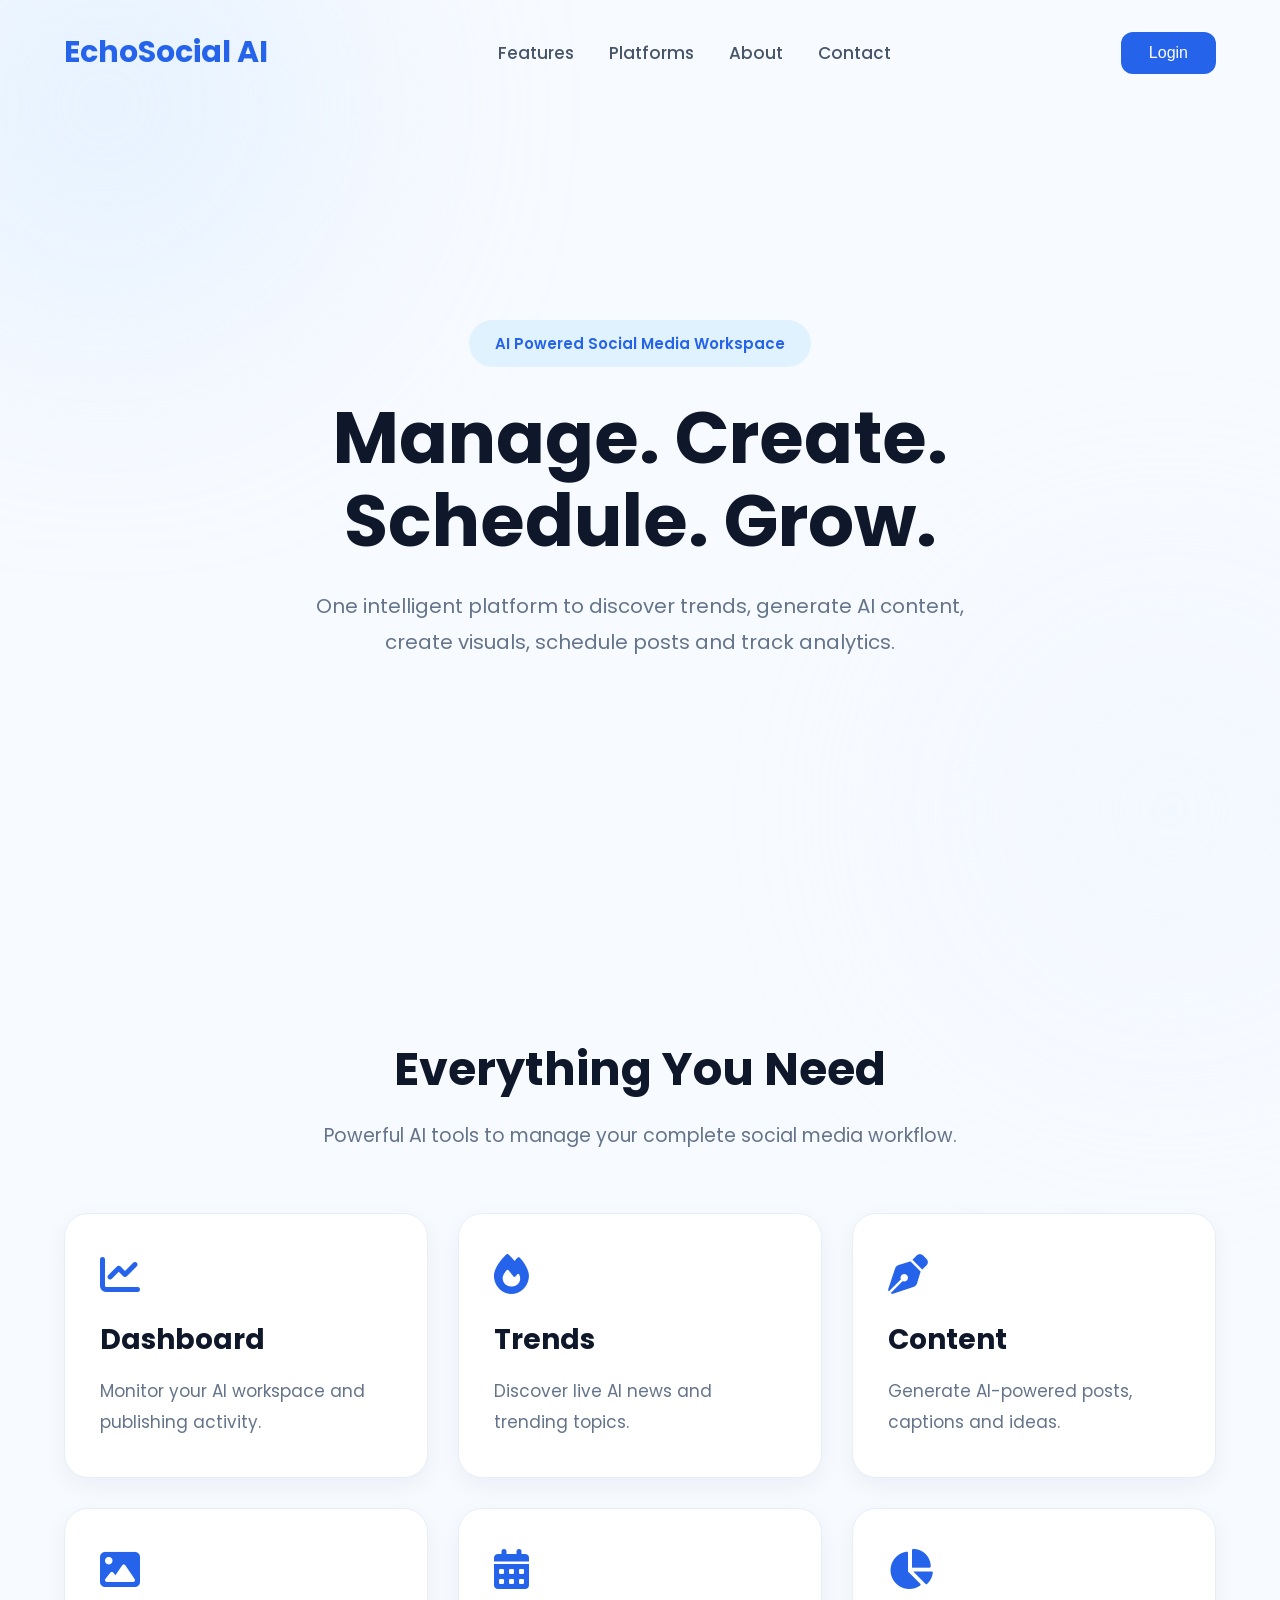
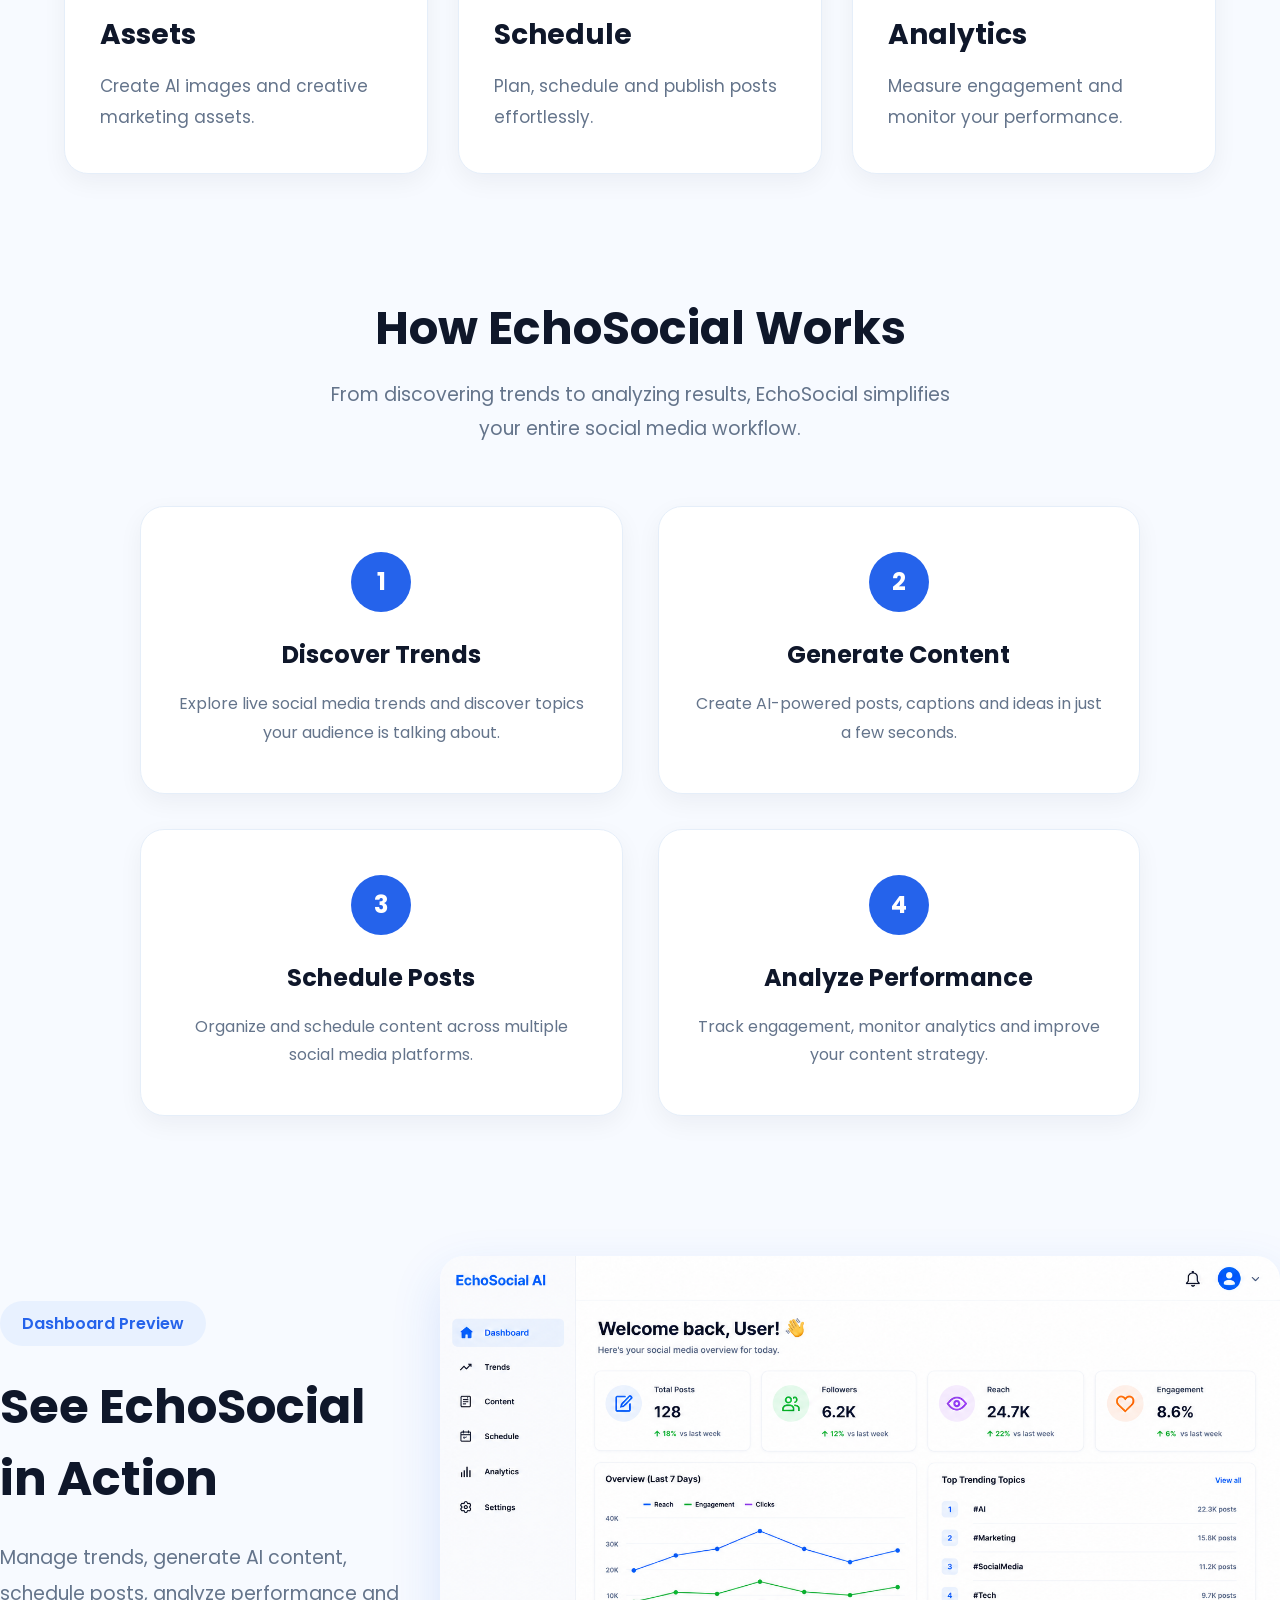
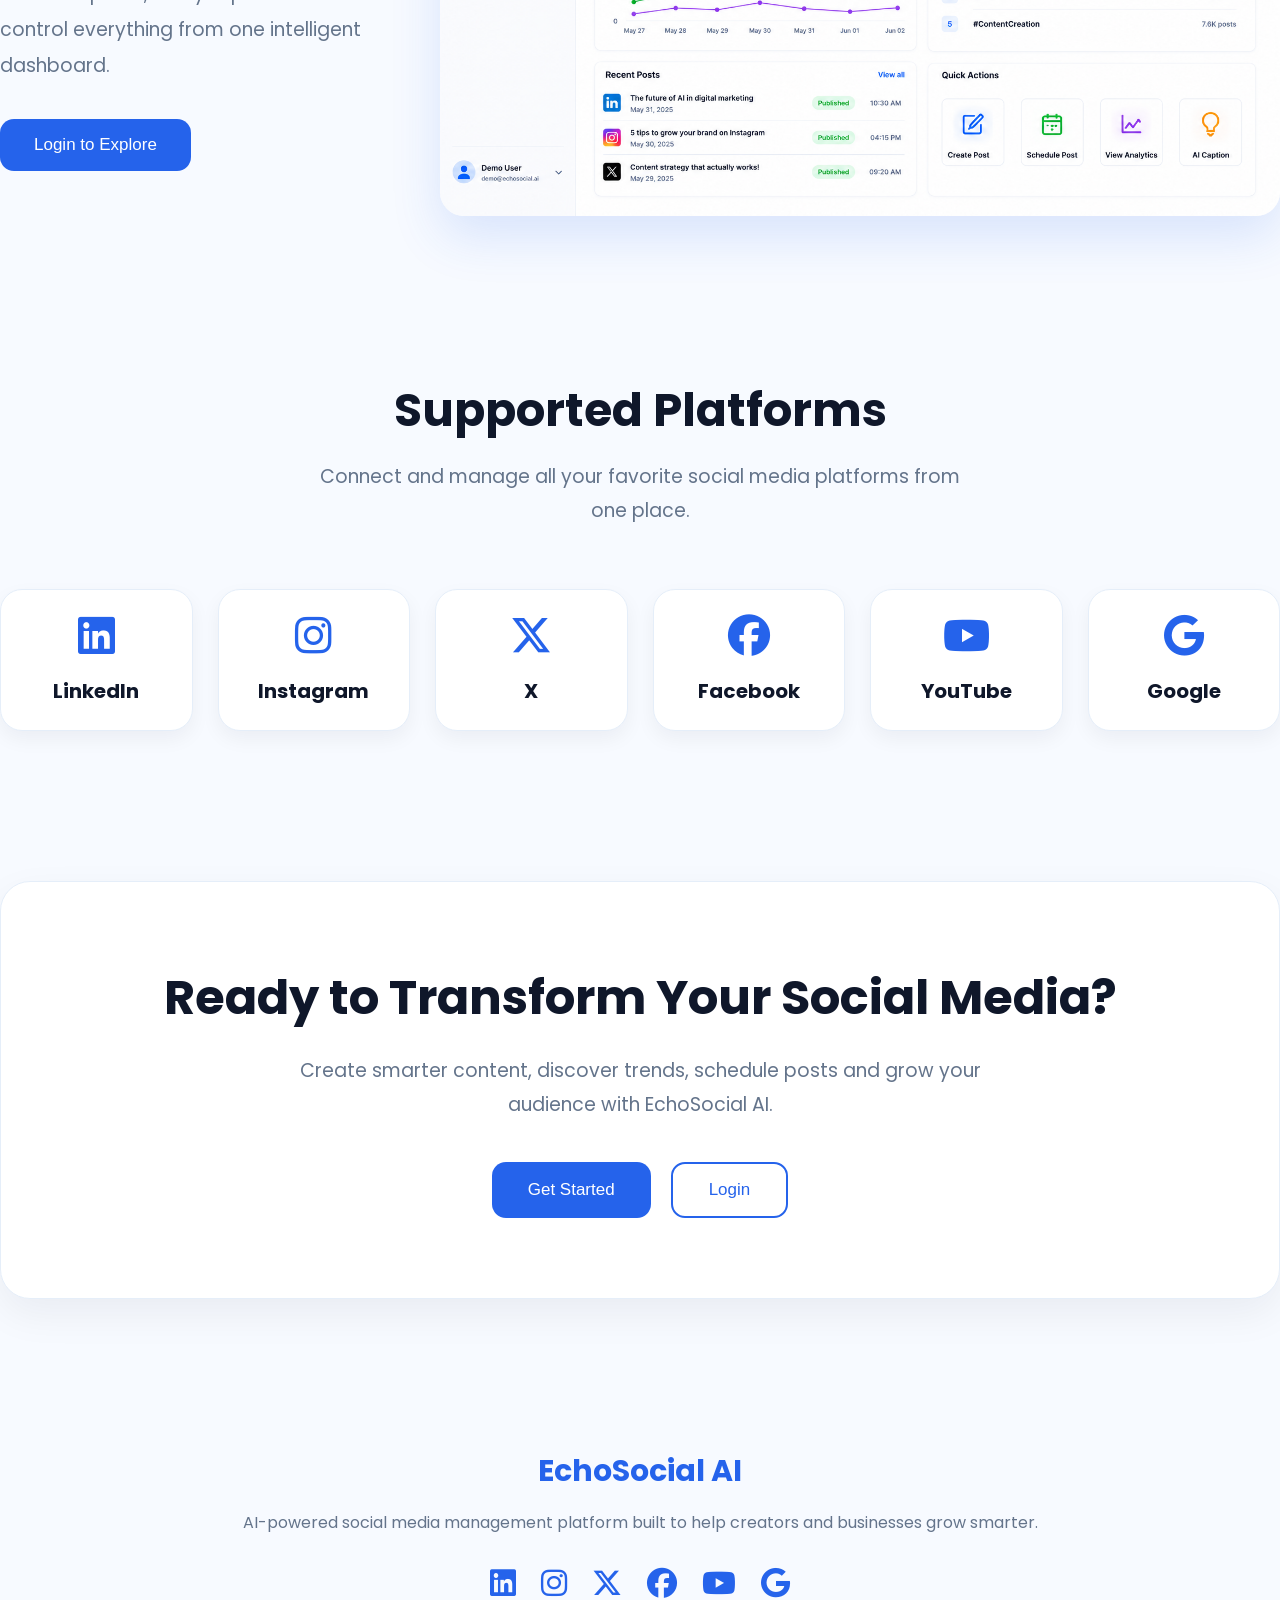
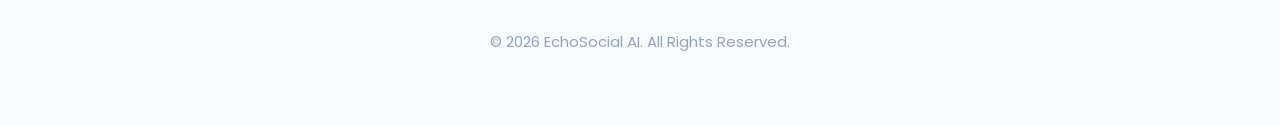
<file: frontend/index.html>
<!DOCTYPE html>

<html lang="en">

<head>

    <meta charset="UTF-8">

    <meta name="viewport" content="width=device-width, initial-scale=1.0">

    <title>EchoSocial AI</title>
    <link rel="stylesheet" href="style.css">
    <link href="https://fonts.googleapis.com/css2?family=Poppins:wght@300;400;500;600;700&display=swap" rel="stylesheet">
    <link rel="stylesheet"
          href="https://cdnjs.cloudflare.com/ajax/libs/font-awesome/6.7.2/css/all.min.css">
</head>

<body>
         

<div class="bg-circle circle1"></div>
<div class="bg-circle circle2"></div>
  
        <div class="container">
             <nav class="navbar">
    <div class="logo">
        EchoSocial AI
    </div>

    <ul class="nav-links">
    <li><a href="#features">Features</a></li>
    <li><a href="#platforms">Platforms</a></li>
    <li><a href="#about">About</a></li>
    <li><a href="#contact">Contact</a></li>
</ul>

    <button
class="login-btn"
onclick="window.location.href='login.html'">
    Login
</button>
</nav>

            <section class="hero">
    <div class="hero-content">
        <span class="hero-badge">
             AI Powered Social Media Workspace
        </span>

        <h1>
            Manage.
            Create.
            <br>
            Schedule.
            Grow.
        </h1>

        <p>
            One intelligent platform to discover trends,
            generate AI content, create visuals,
            schedule posts and track analytics.
        </p>
</div>
</section>

            <section class="features" id="features">

    <div class="section-title">

        <h2>Everything You Need</h2>

        <p>
            Powerful AI tools to manage your complete social media workflow.
        </p>

    </div>

    <div class="features-grid">

        <div class="feature-card" onclick="window.location.href='login.html'">

            <i class="fa-solid fa-chart-line"></i>

            <h3>Dashboard</h3>

            <p>Monitor your AI workspace and publishing activity.</p>

        

        </div>

        <div class="feature-card" onclick="window.location.href='login.html'">

            <i class="fa-solid fa-fire"></i>

            <h3>Trends</h3>

            <p>Discover live AI news and trending topics.</p>

            
        </div>

       <div class="feature-card" onclick="window.location.href='login.html'">
            <i class="fa-solid fa-pen-nib"></i>

            <h3>Content</h3>

            <p>Generate AI-powered posts, captions and ideas.</p>

           

        </div>

        <div class="feature-card" onclick="window.location.href='login.html'">

            <i class="fa-solid fa-image"></i>

            <h3>Assets</h3>

            <p>Create AI images and creative marketing assets.</p>

            
        </div>
<div class="feature-card" onclick="window.location.href='login.html'">
            <i class="fa-solid fa-calendar-days"></i>

            <h3>Schedule</h3>

            <p>Plan, schedule and publish posts effortlessly.</p>

            

        </div>

        <div class="feature-card" onclick="window.location.href='login.html'">

            <i class="fa-solid fa-chart-pie"></i>

            <h3>Analytics</h3>

            <p>Measure engagement and monitor your performance.</p>


        </div>

    </div>

</section>

             </div>

 <section class="workflow" id="about">

    <div class="section-title">

        <h2>How EchoSocial Works</h2>

        <p>
            From discovering trends to analyzing results, EchoSocial simplifies your entire social media workflow.
        </p>

    </div>

    <div class="workflow-grid">

        <div class="workflow-card">

            <div class="step-number">1</div>

            <h3>Discover Trends</h3>

            <p>
                Explore live social media trends and discover topics your audience is talking about.
            </p>

        </div>

        <div class="workflow-card">

            <div class="step-number">2</div>

            <h3>Generate Content</h3>

            <p>
                Create AI-powered posts, captions and ideas in just a few seconds.
            </p>

        </div>

        <div class="workflow-card">

            <div class="step-number">3</div>

            <h3>Schedule Posts</h3>

            <p>
                Organize and schedule content across multiple social media platforms.
            </p>

        </div>

        <div class="workflow-card">

            <div class="step-number">4</div>

            <h3>Analyze Performance</h3>

            <p>
                Track engagement, monitor analytics and improve your content strategy.
            </p>

        </div>

    </div>

</section>       

<section class="preview">

    <div class="preview-text">

        <span class="preview-badge">

            Dashboard Preview

        </span>

        <h2>

            See EchoSocial in Action

        </h2>

        <p>

            Manage trends, generate AI content, schedule posts,
            analyze performance and control everything from one intelligent dashboard.

        </p>

        <button class="preview-btn"
                onclick="window.location.href='login.html'">

            Login to Explore

        </button>

    </div>

    <div class="preview-image">
    <img src="dashboard_preview.png" alt="EchoSocial Dashboard">
</div>

</section>

<section class="platforms" id="platforms">

    <div class="section-title">

        <h2>Supported Platforms</h2>

        <p>
            Connect and manage all your favorite social media platforms from one place.
        </p>

    </div>

    <div class="platform-grid">

        <div class="platform-card">
            <i class="fa-brands fa-linkedin"></i>
            <h3>LinkedIn</h3>
        </div>

        <div class="platform-card">
            <i class="fa-brands fa-instagram"></i>
            <h3>Instagram</h3>
        </div>

        <div class="platform-card">
            <i class="fa-brands fa-x-twitter"></i>
            <h3>X</h3>
        </div>

        <div class="platform-card">
            <i class="fa-brands fa-facebook"></i>
            <h3>Facebook</h3>
        </div>

        <div class="platform-card">
            <i class="fa-brands fa-youtube"></i>
            <h3>YouTube</h3>
        </div>

        <div class="platform-card">
            <i class="fa-brands fa-google"></i>
            <h3>Google</h3>
        </div>

    </div>

</section>

<section class="cta">

    <h2>Ready to Transform Your Social Media?</h2>

    <p>
        Create smarter content, discover trends, schedule posts and grow your audience with EchoSocial AI.
    </p>

    <div class="cta-buttons">

        <button class="primary-btn"
                onclick="window.location.href='login.html'">

            Get Started

        </button>

        <button class="secondary-btn"
                onclick="window.location.href='login.html'">

            Login

        </button>

    </div>

</section>

<footer>

    <h3>EchoSocial AI</h3>

    <p>
        AI-powered social media management platform built to help creators and businesses grow smarter.
    </p>

    <div class="footer-icons">

        <i class="fa-brands fa-linkedin"></i>
        <i class="fa-brands fa-instagram"></i>
        <i class="fa-brands fa-x-twitter"></i>
        <i class="fa-brands fa-facebook"></i>
        <i class="fa-brands fa-youtube"></i>
        <i class="fa-brands fa-google"></i>

    </div>

    <p class="copyright">
        © 2026 EchoSocial AI. All Rights Reserved.
    </p>

</footer>

</body>

</html>
</file>
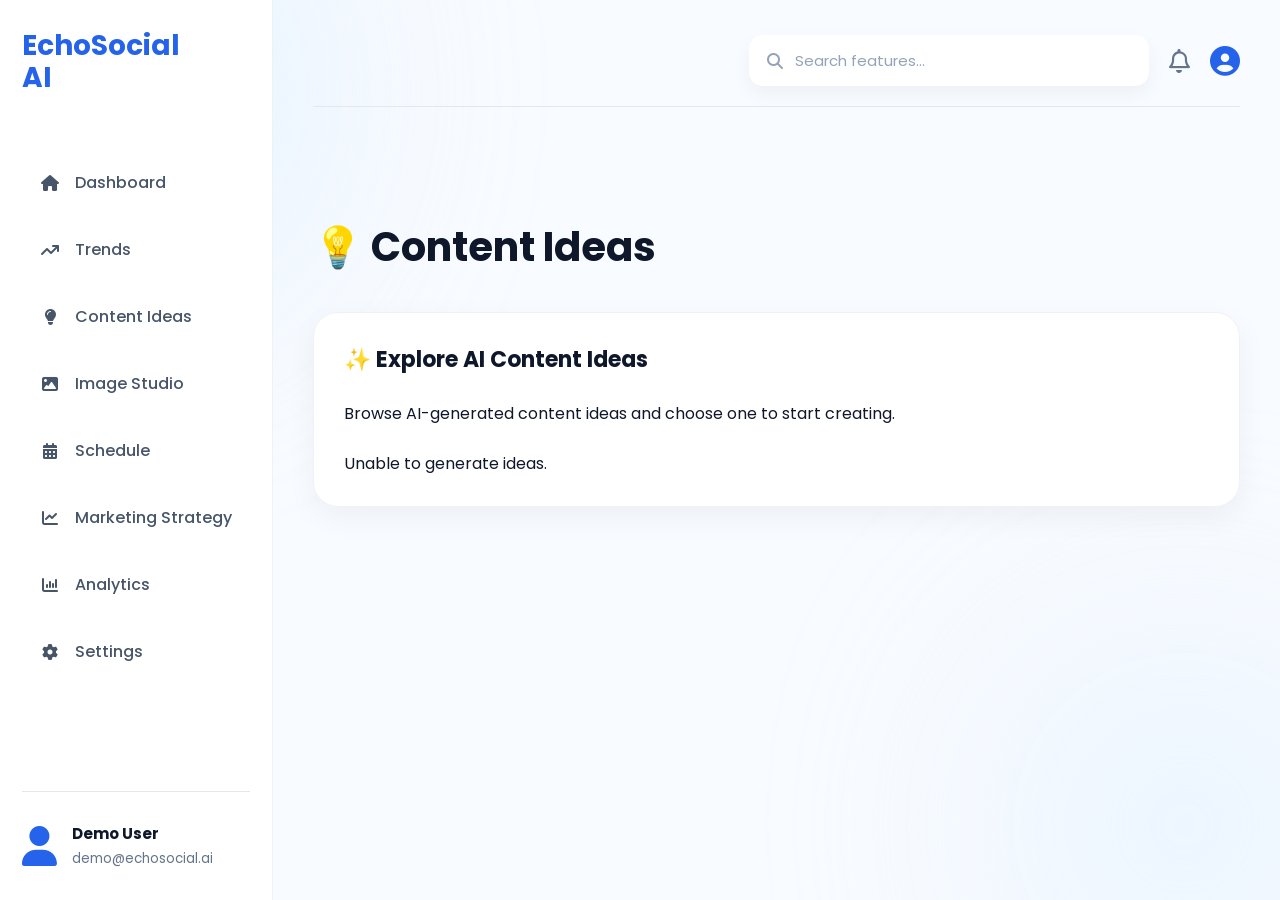
<file: frontend/content-ideas.html>
<!DOCTYPE html>
<html lang="en">

<head>
<meta charset="UTF-8">
<meta name="viewport" content="width=device-width, initial-scale=1.0">
<title>EchoSocial AI Content Ideas</title>
<link rel="stylesheet" href="content-ideas.css">
<link href="https://fonts.googleapis.com/css2?family=Poppins:wght@300;400;500;600;700&display=swap" rel="stylesheet">
<link rel="stylesheet"
href="https://cdnjs.cloudflare.com/ajax/libs/font-awesome/6.7.2/css/all.min.css">
</head>
<body>
  <div class="bg-circle circle1"></div>
<div class="bg-circle circle2"></div>
<div class="dashboard-layout">

<aside class="sidebar">

<h2 class="logo">
EchoSocial
<br>
AI
</h2>

<ul class="sidebar-menu">

<li onclick="window.location.href='dashboard.html'">
    <i class="fa-solid fa-house"></i>
    Dashboard
</li>


<li onclick="window.location.href='trends.html'">
    <i class="fa-solid fa-arrow-trend-up"></i>
    Trends
</li>


<li onclick="window.location.href='content-ideas.html'">
    <i class="fa-solid fa-lightbulb"></i>
    Content Ideas
</li>


<li onclick="window.location.href='image-studio.html'">
    <i class="fa-solid fa-image"></i>
    Image Studio
</li>

<li onclick="window.location.href='schedule.html'">
    <i class="fa-solid fa-calendar-days"></i>
    Schedule
</li>

<li onclick="window.location.href='marketing.html'">
    <i class="fa-solid fa-chart-line"></i>
    Marketing Strategy
</li>

<li onclick="window.location.href='analytics.html'">
    <i class="fa-solid fa-chart-column"></i>
    Analytics
</li>

<li onclick="window.location.href='settings.html'">
    <i class="fa-solid fa-gear"></i>
    Settings
</li>

</ul>
<div class="sidebar-user">
<i class="fa-solid fa-user"></i>
<div>

<strong>
Demo User
</strong>
<small>
demo@echosocial.ai
</small>

</div>

</div>

</aside>

<main class="main-content">
<header class="topbar">

<div class="top-right">
<div class="search-box">

<i class="fa-solid fa-magnifying-glass"></i>
<input 
type="text"
placeholder="Search features...">
</div>

<i class="fa-regular fa-bell notification"></i>
<i class="fa-solid fa-user-circle profile-icon"></i>

</div>

</header>

<div class="content-container">
<h1 class="page-title">
💡 Content Ideas
</h1>

<div class="studio-card">
<h2>
✨ Explore AI Content Ideas
</h2>

<p class="subtitle">
Browse AI-generated content ideas and choose one to start creating.
</p>
<div id="ideasContainer" class="ideas-container">
</div>

</div>

</div>

</main>
</div>

<script src="content-ideas.js"></script>
<script src="theme.js"></script>

</body>
</html>
</file>
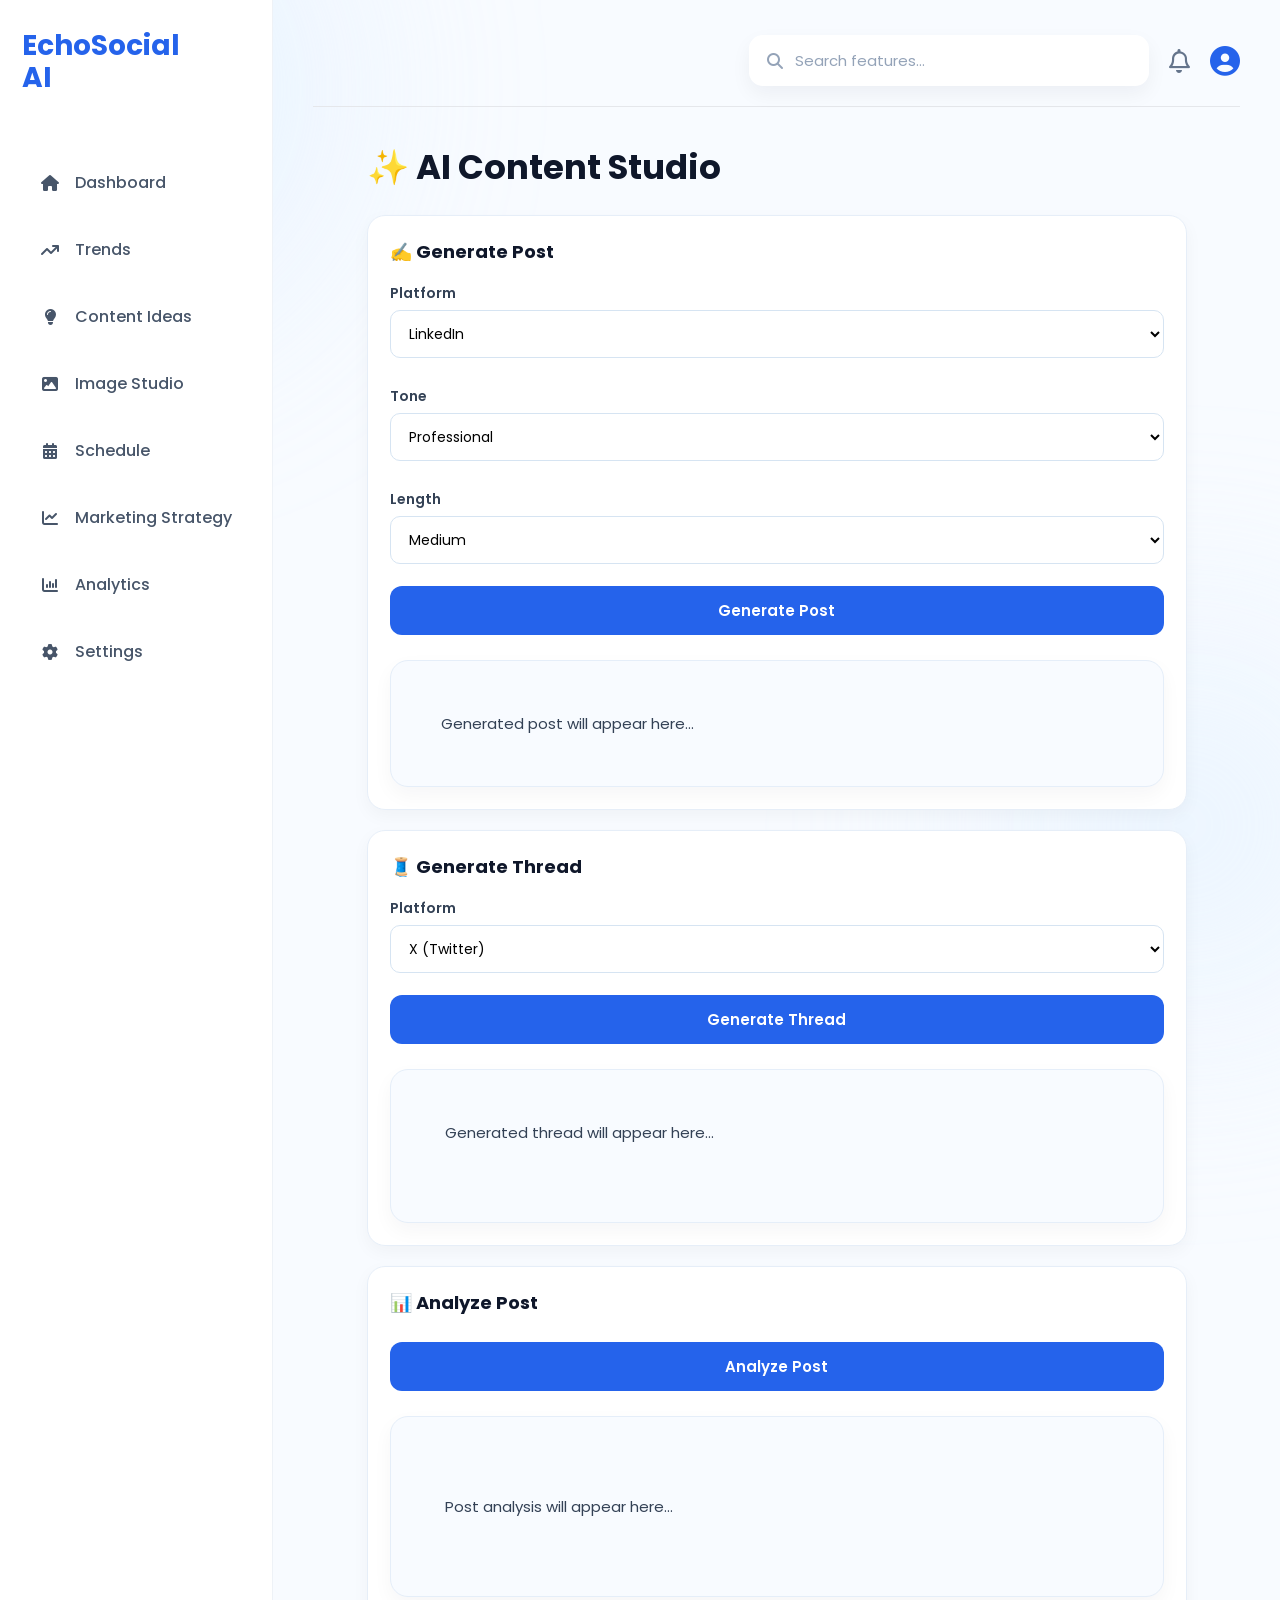
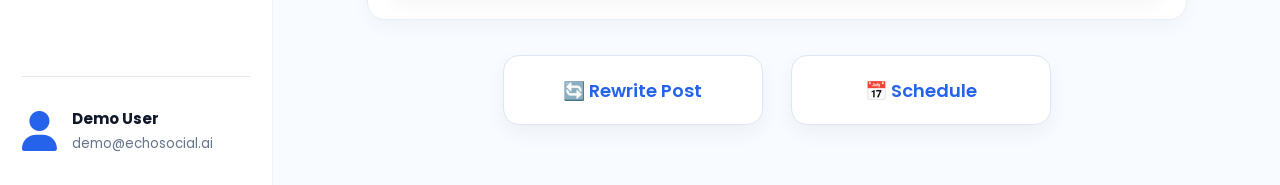
<file: frontend/content.html>
<!DOCTYPE html>
<html lang="en">

<head>

    <meta charset="UTF-8">
    <meta name="viewport" content="width=device-width, initial-scale=1.0">
    <title>EchoSocial AI Content Studio</title>
    <link rel="stylesheet" href="content.css">
    <link href="https://fonts.googleapis.com/css2?family=Poppins:wght@300;400;500;600;700&display=swap" rel="stylesheet">
    <link rel="stylesheet"
          href="https://cdnjs.cloudflare.com/ajax/libs/font-awesome/6.7.2/css/all.min.css">
</head>

<body>

<div class="bg-circle circle1"></div>
<div class="bg-circle circle2"></div>

<div class="dashboard-layout">

    <aside class="sidebar">

        <h2 class="logo">EchoSocial 
            <br> AI</h2>

        <ul class="sidebar-menu">

<li onclick="window.location.href='dashboard.html'">
    <i class="fa-solid fa-house"></i>
    Dashboard
</li>


<li onclick="window.location.href='trends.html'">
    <i class="fa-solid fa-arrow-trend-up"></i>
    Trends
</li>


<li onclick="window.location.href='content-ideas.html'">
    <i class="fa-solid fa-lightbulb"></i>
    Content Ideas
</li>


<li onclick="window.location.href='image-studio.html'">
    <i class="fa-solid fa-image"></i>
    Image Studio
</li>

<li onclick="window.location.href='schedule.html'">
    <i class="fa-solid fa-calendar-days"></i>
    Schedule
</li>

<li onclick="window.location.href='marketing.html'">
    <i class="fa-solid fa-chart-line"></i>
    Marketing Strategy
</li>


<li onclick="window.location.href='analytics.html'">
    <i class="fa-solid fa-chart-column"></i>
    Analytics
</li>


<li onclick="window.location.href='settings.html'">
    <i class="fa-solid fa-gear"></i>
    Settings
</li>

</ul>
        <div class="sidebar-user">

            <i class="fa-solid fa-user"></i>
            <div>
                <strong>Demo User</strong>
                <small>demo@echosocial.ai</small>
            </div>
        </div>
    </aside>

    <main class="main-content">
        <header class="topbar">
            <div class="top-right">
                <div class="search-box">
                    <i class="fa-solid fa-magnifying-glass"></i>
                    <input
                        type="text"
                        placeholder="Search features...">
                </div>

                <i class="fa-regular fa-bell notification"></i>
                <i class="fa-solid fa-user-circle profile-icon"></i>
            </div>

        </header>

 <div class="content-container">

<h1 class="page-title">
    ✨ AI Content Studio
</h1>

<div class="studio-card">

<h2>✍️ Generate Post</h2>
    <label>Platform</label>
    <select id="postPlatform">
        <option selected>LinkedIn</option>
        <option>Facebook</option>
        <option>Instagram</option>
        <option>X (Twitter)</option>
        <option>YouTube Community</option>
    </select>

    <label>Tone</label>
    <select id="postTone">
        <option selected>Professional</option>
        <option>Friendly</option>
        <option>Casual</option>

    </select>

    <label>Length</label>
    <select id="postLength">
        <option>Short</option>
        <option selected>Medium</option>
        <option>Long</option>

    </select>

    <button
        class="primary-btn"
        id="generatePostBtn">

        Generate Post

    </button>

    <div
        id="generatedPost"
        class="generated-output">
       Generated post will appear here...
    </div>

</div>
    <!-- Thread -->

    <div class="studio-card">
<h2>🧵 Generate Thread</h2>
    <label>Platform</label>
    <select id="threadPlatform">
        <option selected>X (Twitter)</option>
        <option>Threads</option>
    </select>
    <button
        class="primary-btn"
        id="generateThreadBtn">

        Generate Thread

    </button>

    <div
        id="generatedThread"
        class="generated-output">
        Generated thread will appear here...

    </div>

</div>
 
  <div class="studio-card">

    <h2>📊 Analyze Post</h2>

    <button
        class="primary-btn"
        id="analyzePostBtn">

        Analyze Post

    </button>

    <div
        id="postAnalysis"
        class="generated-output">

        Post analysis will appear here...

    </div>

</div>

  <div class="bottom-actions">

   <button class="action-box" id="rewriteBtn">
    🔄 Rewrite Post
</button>


<button class="action-box" id="scheduleBtn">
    📅 Schedule
</button>


    <div id="scheduleModal" class="modal">

    <div class="modal-content">

        <h2>Schedule Post</h2>

        <label>Date</label>
        <input type="date" id="scheduleDate">

        <label>Time</label>
        <input type="time" id="scheduleTime">

       <label>Content Type</label>

<select id="scheduleType">

<option value="post">
Post
</option>

<option value="thread">
Thread
</option>

</select> 

        <div class="modal-buttons">

            <button id="saveScheduleBtn"
                    class="primary-btn">

                Schedule Post
             </button>

            <button 
id="cancelScheduleBtn"
class="cancel-btn">
Cancel
</button>

        </div>

    </div>

</div>

</div>       

<script src="content.js"></script>
<script src="theme.js"></script>
</body>

</html>
</file>
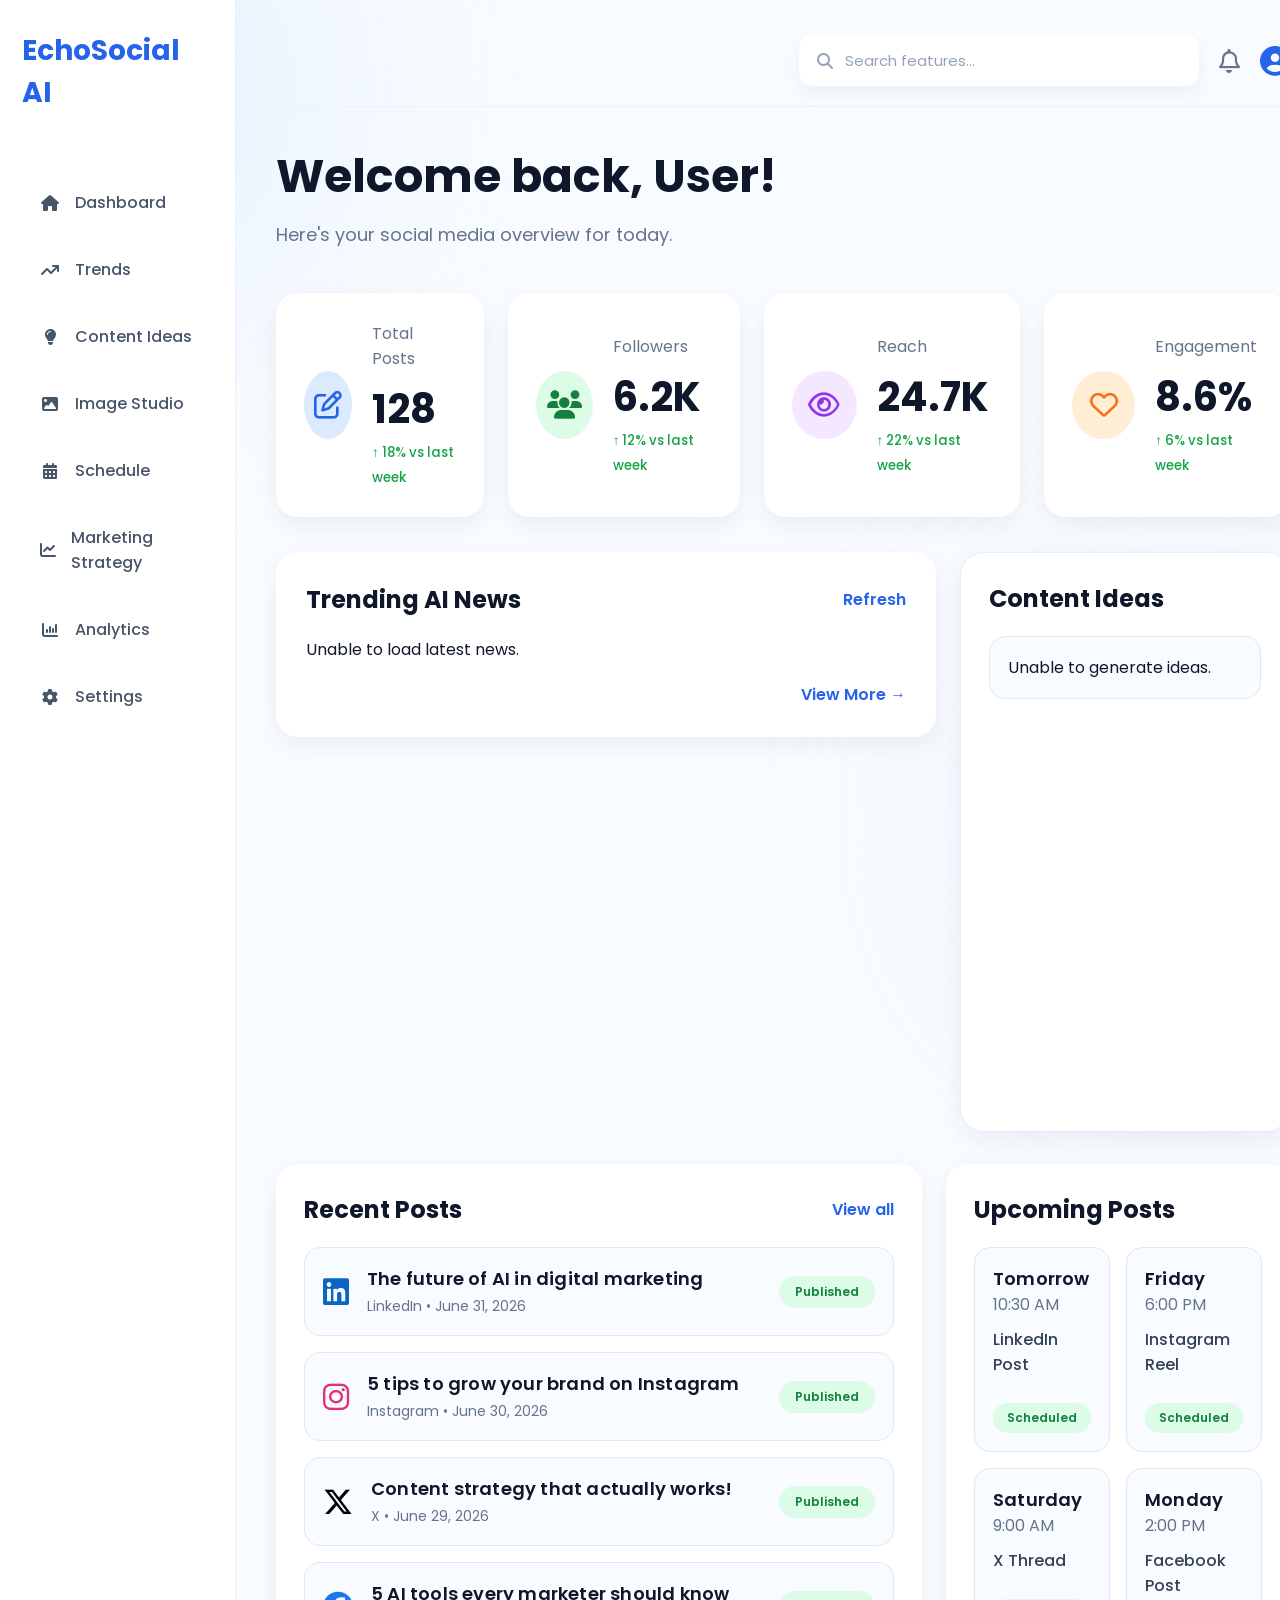
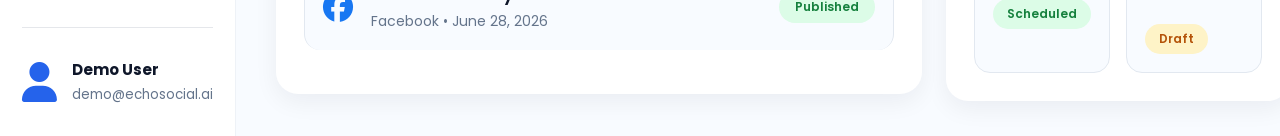
<file: frontend/dashboard.html>
<!DOCTYPE html>
<html lang="en">

<head>

    <meta charset="UTF-8">
    <meta name="viewport" content="width=device-width, initial-scale=1.0">
    <title>EchoSocial Dashboard</title>

    <link rel="stylesheet" href="dashboard.css">

    <link href="https://fonts.googleapis.com/css2?family=Poppins:wght@300;400;500;600;700&display=swap" rel="stylesheet">

    <link rel="stylesheet"
    href="https://cdnjs.cloudflare.com/ajax/libs/font-awesome/6.7.2/css/all.min.css">

</head>

<body>

<div class="bg-circle circle1"></div>
<div class="bg-circle circle2"></div>

<div class="dashboard-layout">

    <!-- Sidebar -->
    <aside class="sidebar">

        <h2 class="logo">
            EchoSocial 
            <br>
            AI
        </h2>

       <ul class="sidebar-menu">

<li onclick="window.location.href='dashboard.html'">
    <i class="fa-solid fa-house"></i>
    Dashboard
</li>


<li onclick="window.location.href='trends.html'">
    <i class="fa-solid fa-arrow-trend-up"></i>
    Trends
</li>


<li onclick="window.location.href='content-ideas.html'">
    <i class="fa-solid fa-lightbulb"></i>
    Content Ideas
</li>


<li onclick="window.location.href='image-studio.html'">
    <i class="fa-solid fa-image"></i>
    Image Studio
</li>

<li onclick="window.location.href='schedule.html'">
    <i class="fa-solid fa-calendar-days"></i>
    Schedule
</li>

<li onclick="window.location.href='marketing.html'">
    <i class="fa-solid fa-chart-line"></i>
    Marketing Strategy
</li>


<li onclick="window.location.href='analytics.html'">
    <i class="fa-solid fa-chart-column"></i>
    Analytics
</li>


<li onclick="window.location.href='settings.html'">
    <i class="fa-solid fa-gear"></i>
    Settings
</li>

</ul>
        <div class="sidebar-user">

            <i class="fa-solid fa-user"></i>

            <div>

                <strong id="username">Demo User</strong>

                <small>demo@echosocial.ai</small>

            </div>

        </div>

    </aside>

    <!-- Main -->

    <main class="main-content">

        <header class="topbar">

   
    <div class="top-right">

        <div class="search-box">

            <i class="fa-solid fa-magnifying-glass"></i>

            <input
                type="text"
                placeholder="Search features...">

        </div>

        <i class="fa-regular fa-bell notification"></i>

        <i class="fa-solid fa-user-circle profile-icon"></i>

    </div>

</header>

        <section class="welcome">

            <h1>Welcome back, User! </h1>

            <p>Here's your social media overview for today.</p>

        </section>

        <section class="stats">

    <div class="stat-card">
        <div class="stat-icon blue">
            <i class="fa-regular fa-pen-to-square"></i>
        </div>

        <div>
            <p>Total Posts</p>
            <h3>128</h3>
            <small>↑ 18% vs last week</small>
        </div>
    </div>

    <div class="stat-card">
        <div class="stat-icon green">
            <i class="fa-solid fa-users"></i>
        </div>

        <div>
            <p>Followers</p>
            <h3>6.2K</h3>
            <small>↑ 12% vs last week</small>
        </div>
    </div>

    <div class="stat-card">
        <div class="stat-icon purple">
            <i class="fa-regular fa-eye"></i>
        </div>

        <div>
            <p>Reach</p>
            <h3>24.7K</h3>
            <small>↑ 22% vs last week</small>
        </div>
    </div>

    <div class="stat-card">
        <div class="stat-icon orange">
            <i class="fa-regular fa-heart"></i>
        </div>

        <div>
            <p>Engagement</p>
            <h3>8.6%</h3>
            <small>↑ 6% vs last week</small>
        </div>
    </div>

</section>


<section class="dashboard-grid">

    <!-- Trending AI News -->

    <div class="trend-card">

        <div class="trend-header">

            <h2>Trending AI News</h2>

            <a href="#" id="refreshNews">Refresh</a>

        </div>

        <div id="news-list">

            <div class="trend-item">
                <span>Loading latest AI news...</span>
            </div>

        </div>

    <a href="trends.html" class="view-more">
    View More →
</a> 

    </div>


    <!-- Content Ideas -->

    <div class="ideas-card">

        <div class="card-header">

            <h2>Content Ideas</h2>

        </div>


 <div class="ideas-list" id="ideas-list">
    <p>Loading ideas...</p>
</div>
</div>

</section>


<section class ="bottom-grid">

    <!-- Recent Posts -->

    <div class="recent-card">

        <div class="card-header">
            <h2>Recent Posts</h2>
            <a href="#">View all</a>
        </div>

      <div class="post-item">
    <div class="post-left">
        <i class="fa-brands fa-linkedin linkedin"></i>
        <div>
            <strong>The future of AI in digital marketing</strong>
            <p>LinkedIn • June 31, 2026</p>
        </div>
    </div>
    <span class="published">Published</span>
</div>

        <div class="post-item">
    <div class="post-left">
        <i class="fa-brands fa-instagram instagram"></i>
        <div>
            <strong>5 tips to grow your brand on Instagram</strong>
            <p>Instagram • June 30, 2026</p>
        </div>
    </div>
    <span class="published">Published</span>
</div>

<div class="post-item">
    <div class="post-left">
        <i class="fa-brands fa-x-twitter twitter"></i>
        <div>
            <strong>Content strategy that actually works!</strong>
            <p>X • June 29, 2026</p>
        </div>
    </div>
    <span class="published">Published</span>
</div>

<div class="post-item">
    <div class="post-left">
        <i class="fa-brands fa-facebook facebook"></i>
        <div>
            <strong>5 AI tools every marketer should know</strong>
            <p>Facebook • June 28, 2026</p>
        </div>
    </div>
    <span class="published">Published</span>
</div>
    </div>

<div class="upcoming-card">

    <h2>Upcoming Posts</h2>

    <div class="schedule-grid">

        <div class="schedule-box">
            <strong>Tomorrow</strong>
            <p>10:30 AM</p>
            <span>LinkedIn Post</span>
            <div class="scheduled green">Scheduled</div>
        </div>

        <div class="schedule-box">
            <strong>Friday</strong>
            <p>6:00 PM</p>
            <span>Instagram Reel</span>
            <div class="scheduled green">Scheduled</div>
        </div>

        <div class="schedule-box">
            <strong>Saturday</strong>
            <p>9:00 AM</p>
            <span>X Thread</span>
            <div class="scheduled green">Scheduled</div>
        </div>

        <div class="schedule-box">
            <strong>Monday</strong>
            <p>2:00 PM</p>
            <span>Facebook Post</span>
            <div class="scheduled yellow">Draft</div>
        </div>

    </div>

</div>

</section>
    <!-- Quick Actions -->




    </main>

</div>

<script src="dashboard.js"></script>
<script src="theme.js"></script>
</body>

</html>
</file>
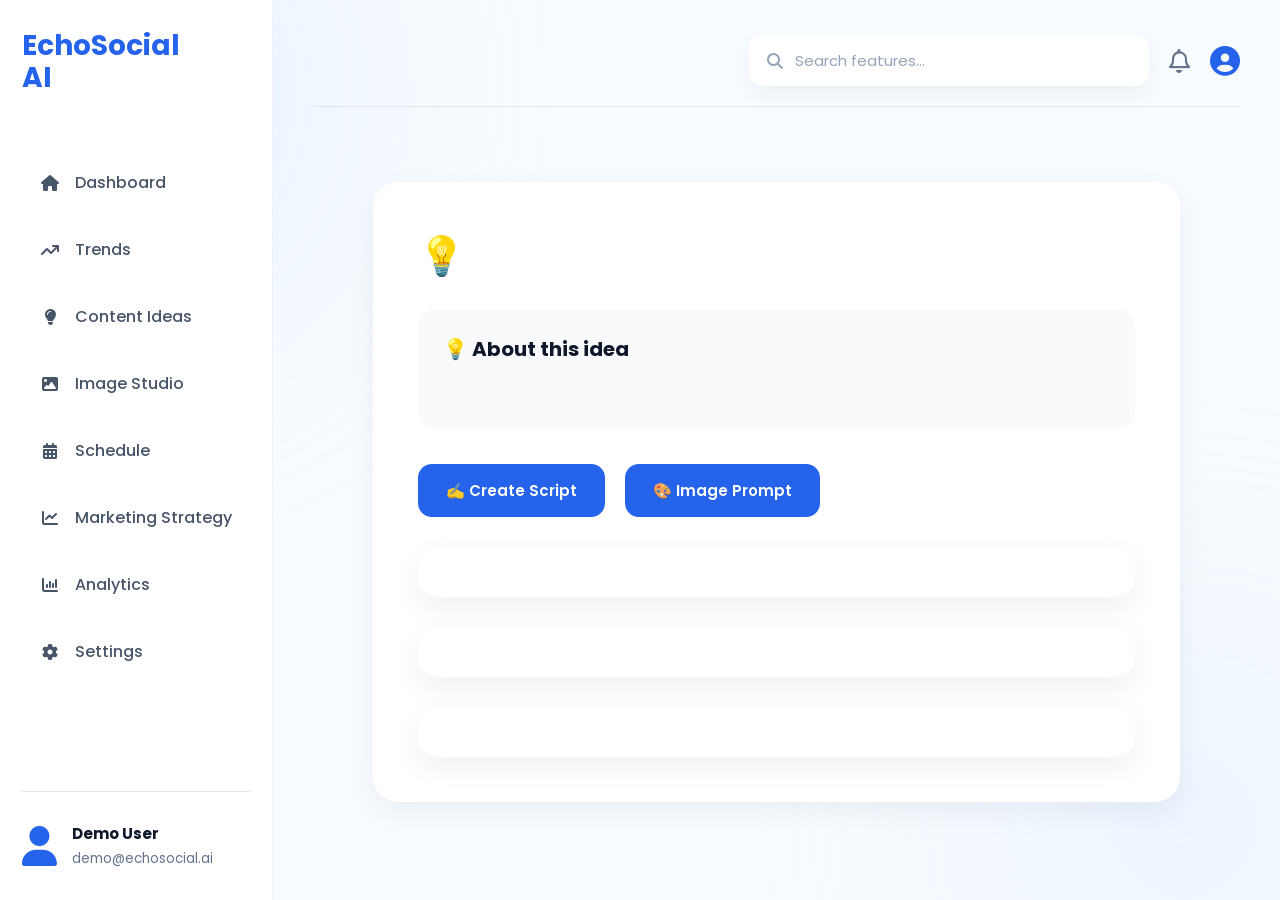
<file: frontend/idea-workspace.html>
<!DOCTYPE html>
<html lang="en">

<head>

<meta charset="UTF-8">
<meta name="viewport" content="width=device-width, initial-scale=1.0">
<title>Idea Workspace | EchoSocial AI</title>
<link rel="stylesheet" href="idea-workspace.css">
<link href="https://fonts.googleapis.com/css2?family=Poppins:wght@300;400;500;600;700&display=swap" rel="stylesheet">
<link rel="stylesheet"
href="https://cdnjs.cloudflare.com/ajax/libs/font-awesome/6.7.2/css/all.min.css">

</head>

<body>

  <div class="bg-circle circle1"></div>
<div class="bg-circle circle2"></div>

<div class="dashboard-layout">

<aside class="sidebar">

<h2 class="logo">
EchoSocial
<br>
AI
</h2>

<ul class="sidebar-menu">

<li onclick="window.location.href='dashboard.html'">
    <i class="fa-solid fa-house"></i>
    Dashboard
</li>


<li onclick="window.location.href='trends.html'">
    <i class="fa-solid fa-arrow-trend-up"></i>
    Trends
</li>


<li onclick="window.location.href='content-ideas.html'">
    <i class="fa-solid fa-lightbulb"></i>
    Content Ideas
</li>


<li onclick="window.location.href='image-studio.html'">
    <i class="fa-solid fa-image"></i>
    Image Studio
</li>

<li onclick="window.location.href='schedule.html'">
    <i class="fa-solid fa-calendar-days"></i>
    Schedule
</li>

<li onclick="window.location.href='marketing.html'">
    <i class="fa-solid fa-chart-line"></i>
    Marketing Strategy
</li>


<li onclick="window.location.href='analytics.html'">
    <i class="fa-solid fa-chart-column"></i>
    Analytics
</li>


<li onclick="window.location.href='settings.html'">
    <i class="fa-solid fa-gear"></i>
    Settings
</li>

</ul>


<div class="sidebar-user">
<i class="fa-solid fa-user"></i>
<div>

<strong>
Demo User
</strong>
<small>
demo@echosocial.ai
</small>
</div>

</div>

</aside>

<main class="main-content">

<header class="topbar">
<div class="top-right">
<div class="search-box">
<i class="fa-solid fa-magnifying-glass"></i>
<input 
type="text"
placeholder="Search features...">
</div>
<i class="fa-regular fa-bell notification"></i>
<i class="fa-solid fa-user-circle profile-icon"></i>

</div>


</header>

<div class="content-container">
<div class="workspace">
<div class="idea-box">


<h1 id="ideaTitle">
</h1>


<div class="description-box">

<h3>
💡 About this idea
</h3>


<p id="ideaDescription">
</p>

</div>


<div class="actions">

<button id="scriptBtn">
✍️ Create Script
</button>

<button id="imageBtn">
🎨 Image Prompt
</button>

</div>


<div class="style-section" id="styleSection" style="display:none;">

<h3>
🎭 Choose Image Style
</h3>

<label>
<input 
type="radio" 
name="imageStyle"
value="Realistic photography"
checked>

Realistic
</label>

<label>
<input 
type="radio" 
name="imageStyle"
value="Cinematic style">

Cinematic
</label>

<label>
<input 
type="radio" 
name="imageStyle"
value="Minimal clean design">

Minimal
</label>

<label>
<input 
type="radio" 
name="imageStyle"
value="3D illustration">

3D Illustration
</label>

<label>
<input 
type="radio"
name="imageStyle"
value="Futuristic digital art">

Futuristic
</label>

</div>
<div id="captionResult" class="result-box"></div>
<div id="scriptResult" class="result-box"></div>
<div id="imagePromptResult" class="result-box"></div>

</div>

</div>


<script src="idea-workspace.js"></script>
<script src="theme.js"></script>

</body>

</html>
</file>
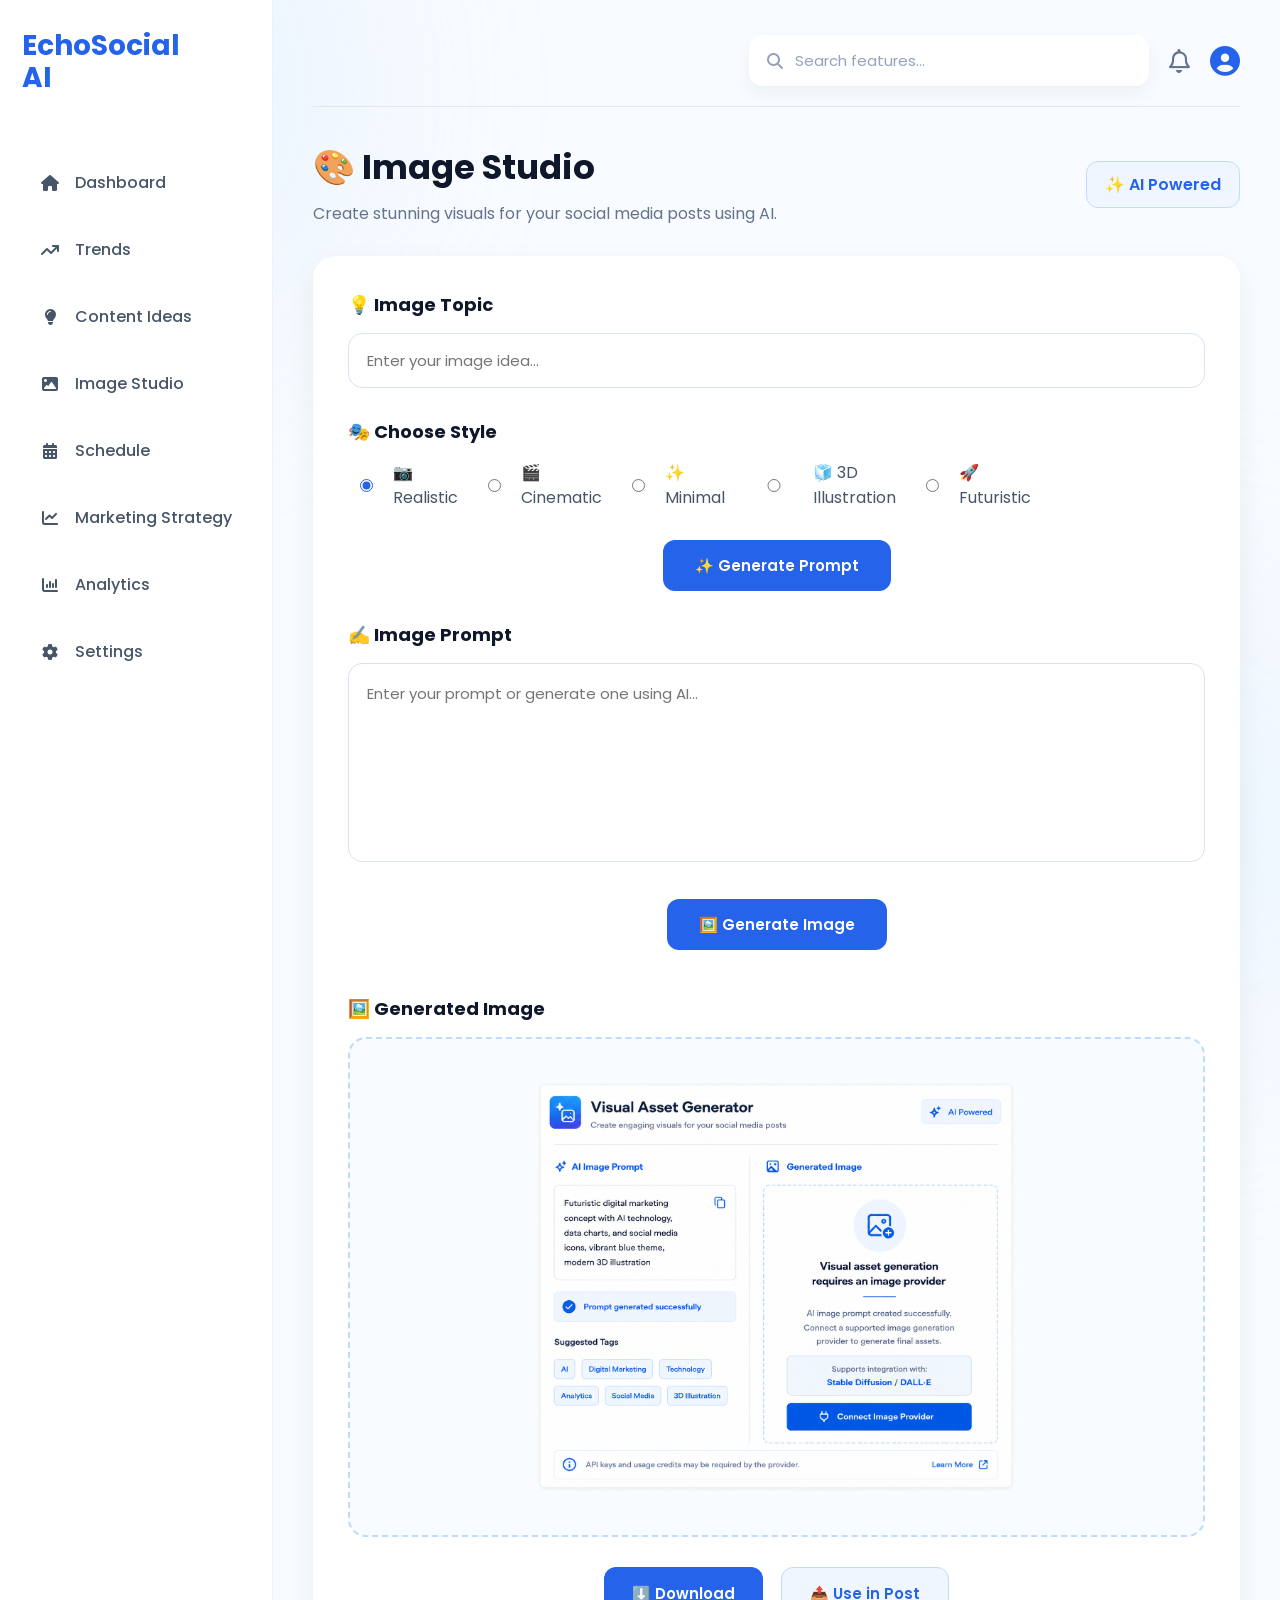
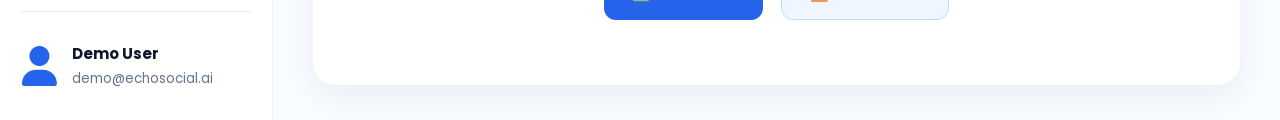
<file: frontend/image-studio.html>
<!DOCTYPE html>
<html lang="en">

<head>

<meta charset="UTF-8">
<mea name="viewport" content="width=device-width, initial-scale=1.0">
<title>Idea Workspace | EchoSocial AI</title>
<link rel="stylesheet" href="image-studio.css">
<link href="https://fonts.googleapis.com/css2?family=Poppins:wght@300;400;500;600;700&display=swap" rel="stylesheet">
<link rel="stylesheet"
href="https://cdnjs.cloudflare.com/ajax/libs/font-awesome/6.7.2/css/all.min.css">
</head>

<body>
  <div class="bg-circle circle1"></div>
<div class="bg-circle circle2"></div>
<div class="dashboard-layout">

<aside class="sidebar">

<h2 class="logo">
EchoSocial
<br>
AI
</h2>

<ul class="sidebar-menu">

<li onclick="window.location.href='dashboard.html'">
    <i class="fa-solid fa-house"></i>
    Dashboard
</li>

<li onclick="window.location.href='trends.html'">
    <i class="fa-solid fa-arrow-trend-up"></i>
    Trends
</li>

<li onclick="window.location.href='content-ideas.html'">
    <i class="fa-solid fa-lightbulb"></i>
    Content Ideas
</li>

<li onclick="window.location.href='image-studio.html'">
    <i class="fa-solid fa-image"></i>
    Image Studio
</li>

<li onclick="window.location.href='schedule.html'">
    <i class="fa-solid fa-calendar-days"></i>
    Schedule
</li>

<li onclick="window.location.href='marketing.html'">
    <i class="fa-solid fa-chart-line"></i>
    Marketing Strategy
</li>


<li onclick="window.location.href='analytics.html'">
    <i class="fa-solid fa-chart-column"></i>
    Analytics
</li>


<li onclick="window.location.href='settings.html'">
    <i class="fa-solid fa-gear"></i>
    Settings
</li>

</ul>

<div class="sidebar-user">

<i class="fa-solid fa-user"></i>

<div>

<strong>
Demo User
</strong>


<small>
demo@echosocial.ai
</small>

</div>

</div>

</aside>

<main class="main-content">
<header class="topbar">
<div class="top-right">
<div class="search-box">
<i class="fa-solid fa-magnifying-glass"></i>
<input 
type="text"
placeholder="Search features...">
</div>
<i class="fa-regular fa-bell notification"></i>
<i class="fa-solid fa-user-circle profile-icon"></i>
</div>


</header>
<div class="page-header">

    <div>
        <h1>
    🎨 Image Studio
</h1>

        <p>Create stunning visuals for your social media posts using AI.</p>
    </div>

   <div class="ai-badge">
    ✨ AI Powered
</div>

</div>


<div class="image-studio-card">

    <!-- Image Topic -->

    <div class="form-section">

        <h3>
    💡 Image Topic
</h3>

        <input
            type="text"
            id="imageTopic"
            placeholder="Enter your image idea...">

    </div>


    <!-- Style -->

    <div class="form-section">

        <h3>
    🎭 Choose Style
</h3>
        <div class="style-options">

            <label>
<input type="radio" name="style" value="Realistic" checked>
📷 Realistic
</label>

<label>
<input type="radio" name="style" value="Cinematic">
🎬 Cinematic
</label>

<label>
<input type="radio" name="style" value="Minimal">
✨ Minimal
</label>

<label>
<input type="radio" name="style" value="3D Illustration">
🧊 3D Illustration
</label>

<label>
<input type="radio" name="style" value="Futuristic">
🚀 Futuristic
</label>

    </div>


    <!-- Generate Prompt -->

    <div class="button-center">

        <button id="generatePromptBtn">

            ✨ Generate Prompt

        </button>

    </div>


    <!-- AI Prompt -->

    <div class="form-section">

    <h3>
    ✍️ Image Prompt
</h3>

<textarea
    id="imagePrompt"
    rows="7"
    placeholder="Enter your prompt or generate one using AI..."
>
</textarea>

    </div>


    <!-- Generate Image -->

    <div class="button-center">

        <button id="generateImageBtn">

          🖼️ Generate Image
        </button>

    </div>


    <!-- Generated Image -->

    <div class="form-section">

        <h3>

           <h3>
    🖼️ Generated Image
</h3>
        </h3>

        <div class="image-preview">

            <img
id="generatedImage"
src="image_studio_pic.png"
alt="Generated Image">

        </div>

    </div>


    <!-- Action Buttons -->

    <div class="action-buttons">

        <button id="downloadBtn">
⬇️ Download

        </button>

        <button id="usePostBtn">

           📤 Use in Post

        </button>

    </div>

</div>

<script src="image-studio.js"></script>
<script src="theme.js"></script>
</body>
</html>
</file>
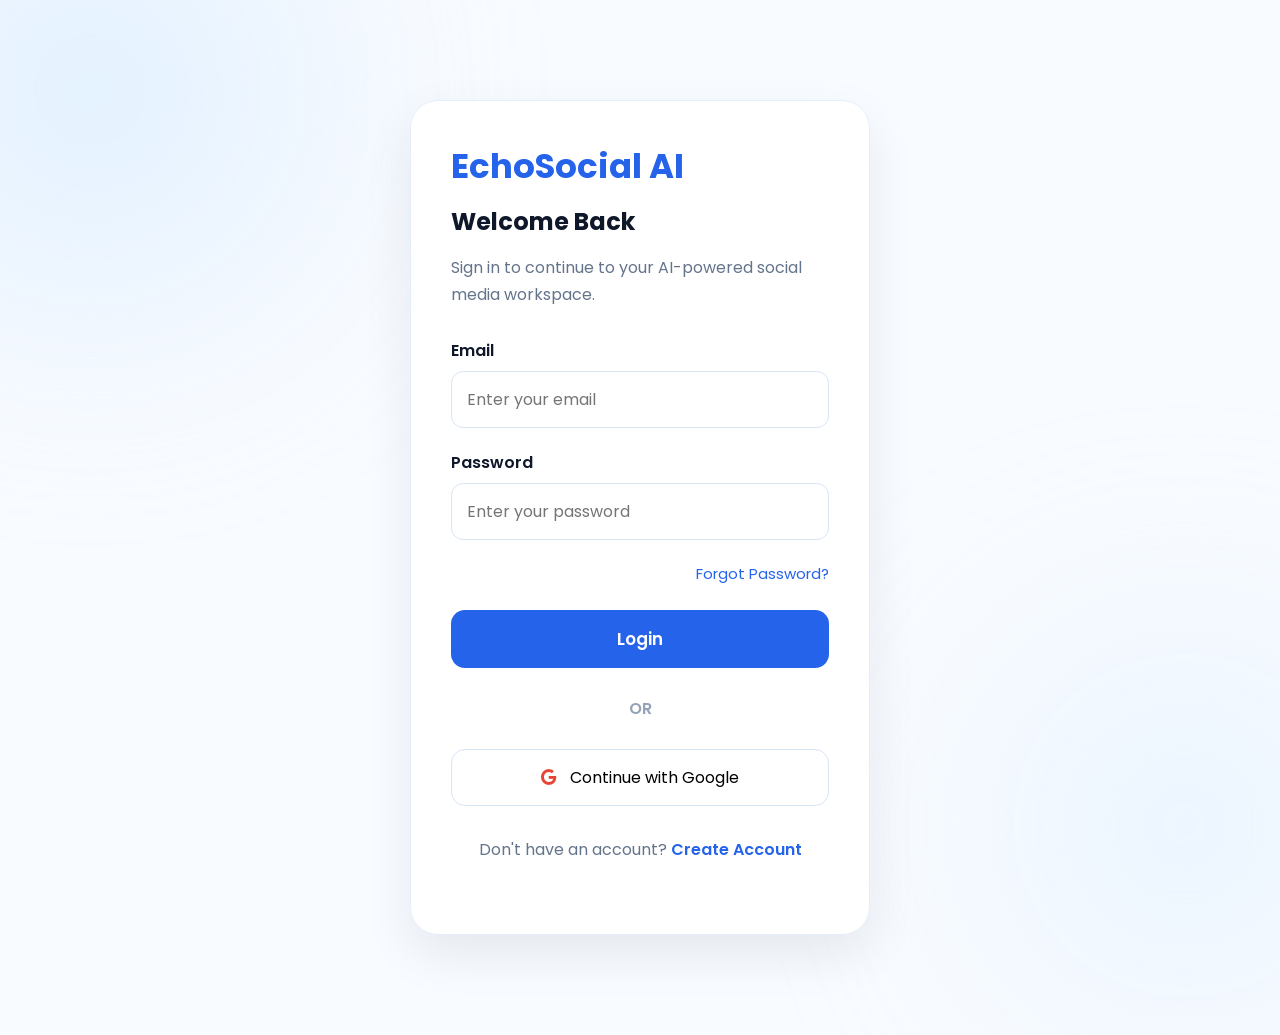
<file: frontend/login.html>
<!DOCTYPE html>
<html lang="en">

<head>

    <meta charset="UTF-8">

    <meta name="viewport" content="width=device-width, initial-scale=1.0">

    <title>EchoSocial AI - Login</title>

    <link rel="stylesheet" href="login.css">

    <link href="https://fonts.googleapis.com/css2?family=Poppins:wght@300;400;500;600;700&display=swap" rel="stylesheet">

    <link rel="stylesheet"
          href="https://cdnjs.cloudflare.com/ajax/libs/font-awesome/6.7.2/css/all.min.css">

</head>

<body>

    <div class="bg-circle circle1"></div>
<div class="bg-circle circle2"></div>

<div class="login-container">

    <div class="login-card">

        <h1>EchoSocial AI</h1>

        <h2>Welcome Back </h2>

        <p>
            Sign in to continue to your AI-powered social media workspace.
        </p>

        <form>

            <div class="input-group">

                <label>Email</label>

                <input type="email" id="email" placeholder="Enter your email">
            </div>

            <div class="input-group">

                <label>Password</label>

                <input type="password" id="password" placeholder="Enter your password">

            </div>

            <a href="#" class="forgot-password">
                Forgot Password?
            </a>

             
<button
type="button"
id="loginBtn"
class="login-button">

                Login

            </button>

        </form>

        <div class="divider">

            <span>OR</span>

        </div>

        <button class="google-button">

            <i class="fa-brands fa-google"></i>

            Continue with Google

        </button>

        <p class="signup-text">

            Don't have an account?

            <a href="#">Create Account</a>

        </p>

    </div>

</div>

<script src="login.js"></script>
<script src="theme.js"></script>
</body>
</file>
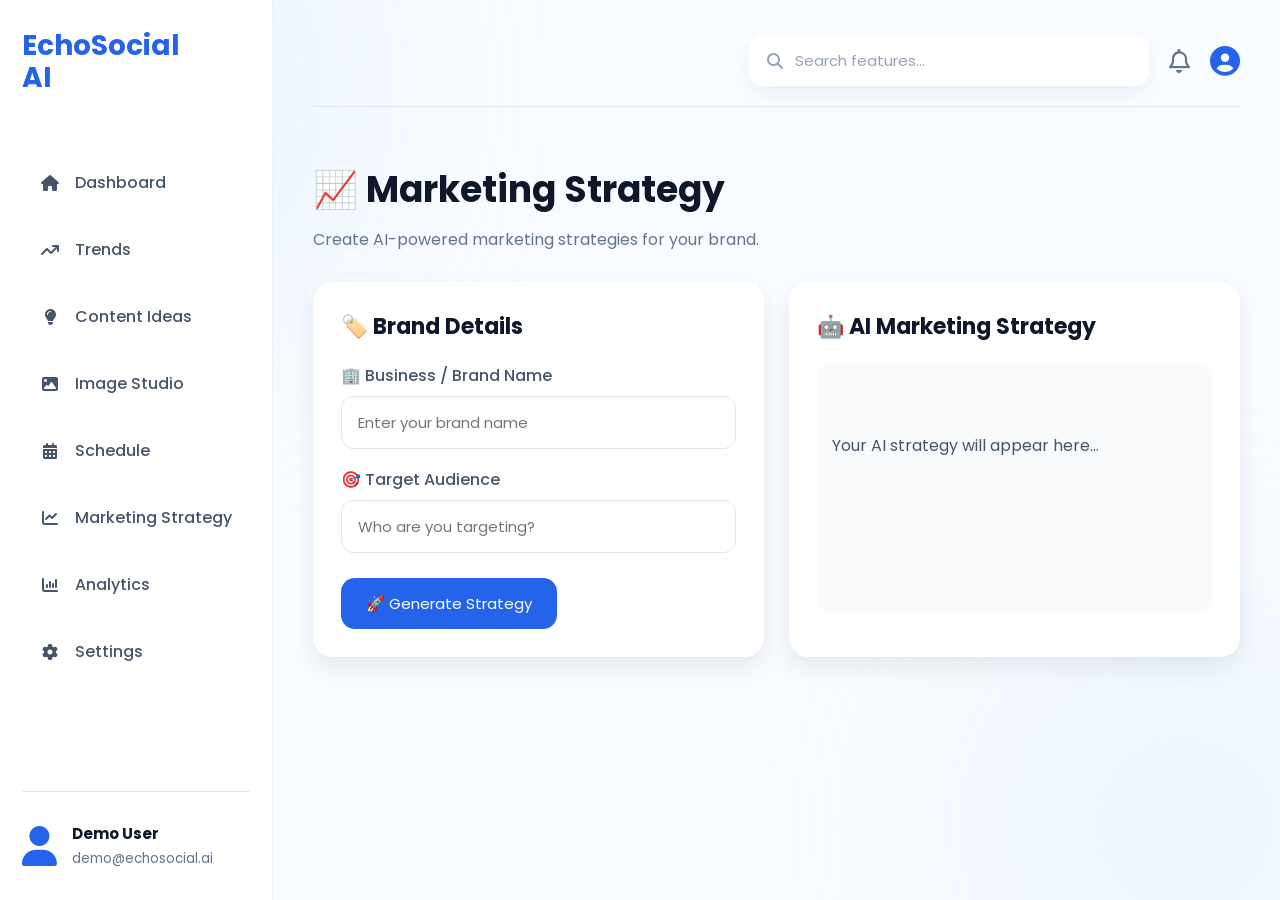
<file: frontend/marketing.html>
<!DOCTYPE html>
<html lang="en">

<head>

    <meta charset="UTF-8">
    <meta name="viewport" content="width=device-width, initial-scale=1.0">
    <title>EchoSocial Dashboard</title>
    <link rel="stylesheet" href="marketing.css">
    <link href="https://fonts.googleapis.com/css2?family=Poppins:wght@300;400;500;600;700&display=swap" rel="stylesheet">
    <link rel="stylesheet"
    href="https://cdnjs.cloudflare.com/ajax/libs/font-awesome/6.7.2/css/all.min.css">
</head>

<body>

<div class="bg-circle circle1"></div>
<div class="bg-circle circle2"></div>

<div class="dashboard-layout">

    
    <aside class="sidebar">

        <h2 class="logo">EchoSocial 
            <br>AI</h2>

       <ul class="sidebar-menu">

<li onclick="window.location.href='dashboard.html'">
    <i class="fa-solid fa-house"></i>
    Dashboard
</li>


<li onclick="window.location.href='trends.html'">
    <i class="fa-solid fa-arrow-trend-up"></i>
    Trends
</li>


<li onclick="window.location.href='content-ideas.html'">
    <i class="fa-solid fa-lightbulb"></i>
    Content Ideas
</li>


<li onclick="window.location.href='image-studio.html'">
    <i class="fa-solid fa-image"></i>
    Image Studio
</li>

<li onclick="window.location.href='schedule.html'">
    <i class="fa-solid fa-calendar-days"></i>
    Schedule
</li>

<li onclick="window.location.href='marketing.html'">
    <i class="fa-solid fa-chart-line"></i>
    Marketing Strategy
</li>


<li onclick="window.location.href='analytics.html'">
    <i class="fa-solid fa-chart-column"></i>
    Analytics
</li>


<li onclick="window.location.href='settings.html'">
    <i class="fa-solid fa-gear"></i>
    Settings
</li>

</ul>
        <div class="sidebar-user">

            <i class="fa-solid fa-user"></i>

            <div>

                <strong id="username">Demo User</strong>

                <small>demo@echosocial.ai</small>

            </div>

        </div>

    </aside>

    <!-- Main -->

    <main class="main-content">

        <header class="topbar">

   
    <div class="top-right">

        <div class="search-box">

            <i class="fa-solid fa-magnifying-glass"></i>

            <input
                type="text"
                placeholder="Search features...">

        </div>

        <i class="fa-regular fa-bell notification"></i>

        <i class="fa-solid fa-user-circle profile-icon"></i>

    </div>

</header>

    <div class="marketing-page">

<h1>
📈 Marketing Strategy
</h1>


<p class="subtitle">
Create AI-powered marketing strategies for your brand.
</p>



<div class="strategy-container">


<div class="strategy-card">


<h2>
🏷️ Brand Details
</h2>


<label>
🏢 Business / Brand Name
</label>


<input 
id="businessInput"
type="text"
placeholder="Enter your brand name">


<label>
🎯 Target Audience
</label>

<input 
id="audienceInput"
type="text"
placeholder="Who are you targeting?">

<button 
id="generateStrategyBtn"
class="primary-btn">

🚀 Generate Strategy

</button>

</div>

<div class="strategy-card">
<h2>
🤖 AI Marketing Strategy
</h2>

<div id="strategyResult"
class="generated-output">

Your AI strategy will appear here...

</div>

</div>

</div>

</div>

</main>

<script src="marketing.js"></script>
<script src="theme.js"></script>
</body>
</html>
</file>
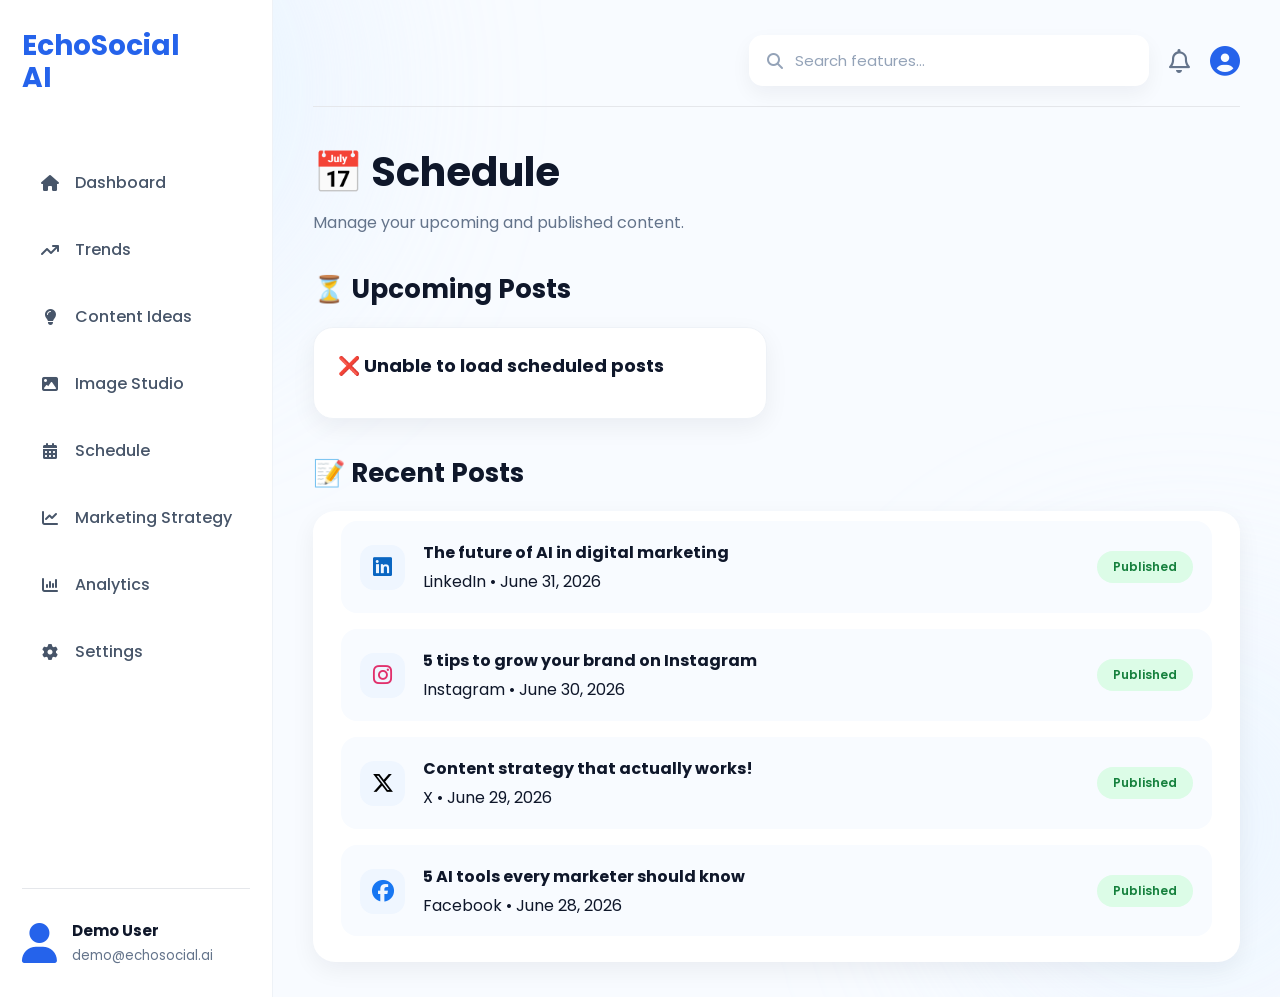
<file: frontend/schedule.html>
<!DOCTYPE html>
<html lang="en">

<head>

<meta charset="UTF-8">
<meta name="viewport" content="width=device-width, initial-scale=1.0">
<title>EchoSocial AI Schedule</title>
<link rel="stylesheet" href="schedule.css">
<link href="https://fonts.googleapis.com/css2?family=Poppins:wght@300;400;500;600;700&display=swap" rel="stylesheet">
<link rel="stylesheet"
href="https://cdnjs.cloudflare.com/ajax/libs/font-awesome/6.7.2/css/all.min.css">
</head>

<body>
  <div class="bg-circle circle1"></div>
<div class="bg-circle circle2"></div>
<div class="dashboard-layout">

<aside class="sidebar">
<h2 class="logo">
EchoSocial
<br>
AI
</h2>



<ul class="sidebar-menu">

<li onclick="window.location.href='dashboard.html'">
    <i class="fa-solid fa-house"></i>
    Dashboard
</li>


<li onclick="window.location.href='trends.html'">
    <i class="fa-solid fa-arrow-trend-up"></i>
    Trends
</li>


<li onclick="window.location.href='content-ideas.html'">
    <i class="fa-solid fa-lightbulb"></i>
    Content Ideas
</li>


<li onclick="window.location.href='image-studio.html'">
    <i class="fa-solid fa-image"></i>
    Image Studio
</li>

<li onclick="window.location.href='schedule.html'">
    <i class="fa-solid fa-calendar-days"></i>
    Schedule
</li>

<li onclick="window.location.href='marketing.html'">
    <i class="fa-solid fa-chart-line"></i>
    Marketing Strategy
</li>


<li onclick="window.location.href='analytics.html'">
    <i class="fa-solid fa-chart-column"></i>
    Analytics
</li>


<li onclick="window.location.href='settings.html'">
    <i class="fa-solid fa-gear"></i>
    Settings
</li>

</ul>


<div class="sidebar-user">


<i class="fa-solid fa-user"></i>


<div>

<strong>
Demo User
</strong>


<small>
demo@echosocial.ai
</small>


</div>


</div>



</aside>

<main class="main-content">
<header class="topbar">
<div class="top-right">
<div class="search-box">
<i class="fa-solid fa-magnifying-glass"></i>
<input 
type="text"
placeholder="Search features...">

</div>
<i class="fa-regular fa-bell notification"></i>
<i class="fa-solid fa-user-circle profile-icon"></i>
</div>

</header>

<div class="schedule-page">

<h1>
📅 Schedule
</h1>

<p class="subtitle">
Manage your upcoming and published content.
</p>

<div class="schedule-section">

<h2>
⏳ Upcoming Posts
</h2>


<div class="posts-grid" id="upcomingPosts">

</div>

</div>

<div class="schedule-section">
<h2>
📝 Recent Posts
</h2>

<div class="recent-card" id="recentPosts">
    
      <div class="post-item">
    <div class="post-left">
        <i class="fa-brands fa-linkedin linkedin"></i>
        <div>
            <strong>The future of AI in digital marketing</strong>
            <p>LinkedIn • June 31, 2026</p>
        </div>
    </div>
    <span class="published">Published</span>
</div>

        <div class="post-item">
    <div class="post-left">
        <i class="fa-brands fa-instagram instagram"></i>
        <div>
            <strong>5 tips to grow your brand on Instagram</strong>
            <p>Instagram • June 30, 2026</p>
        </div>
    </div>
    <span class="published">Published</span>
</div>

<div class="post-item">
    <div class="post-left">
        <i class="fa-brands fa-x-twitter twitter"></i>
        <div>
            <strong>Content strategy that actually works!</strong>
            <p>X • June 29, 2026</p>
        </div>
    </div>
    <span class="published">Published</span>
</div>

<div class="post-item">
    <div class="post-left">
        <i class="fa-brands fa-facebook facebook"></i>
        <div>
            <strong>5 AI tools every marketer should know</strong>
            <p>Facebook • June 28, 2026</p>
        </div>
    </div>
    <span class="published">Published</span>
</div>
    </div>


</div>


</div>
</div>


<script src="schedule.js"></script>
<script src="theme.js"></script>
</body>

</html>
</file>
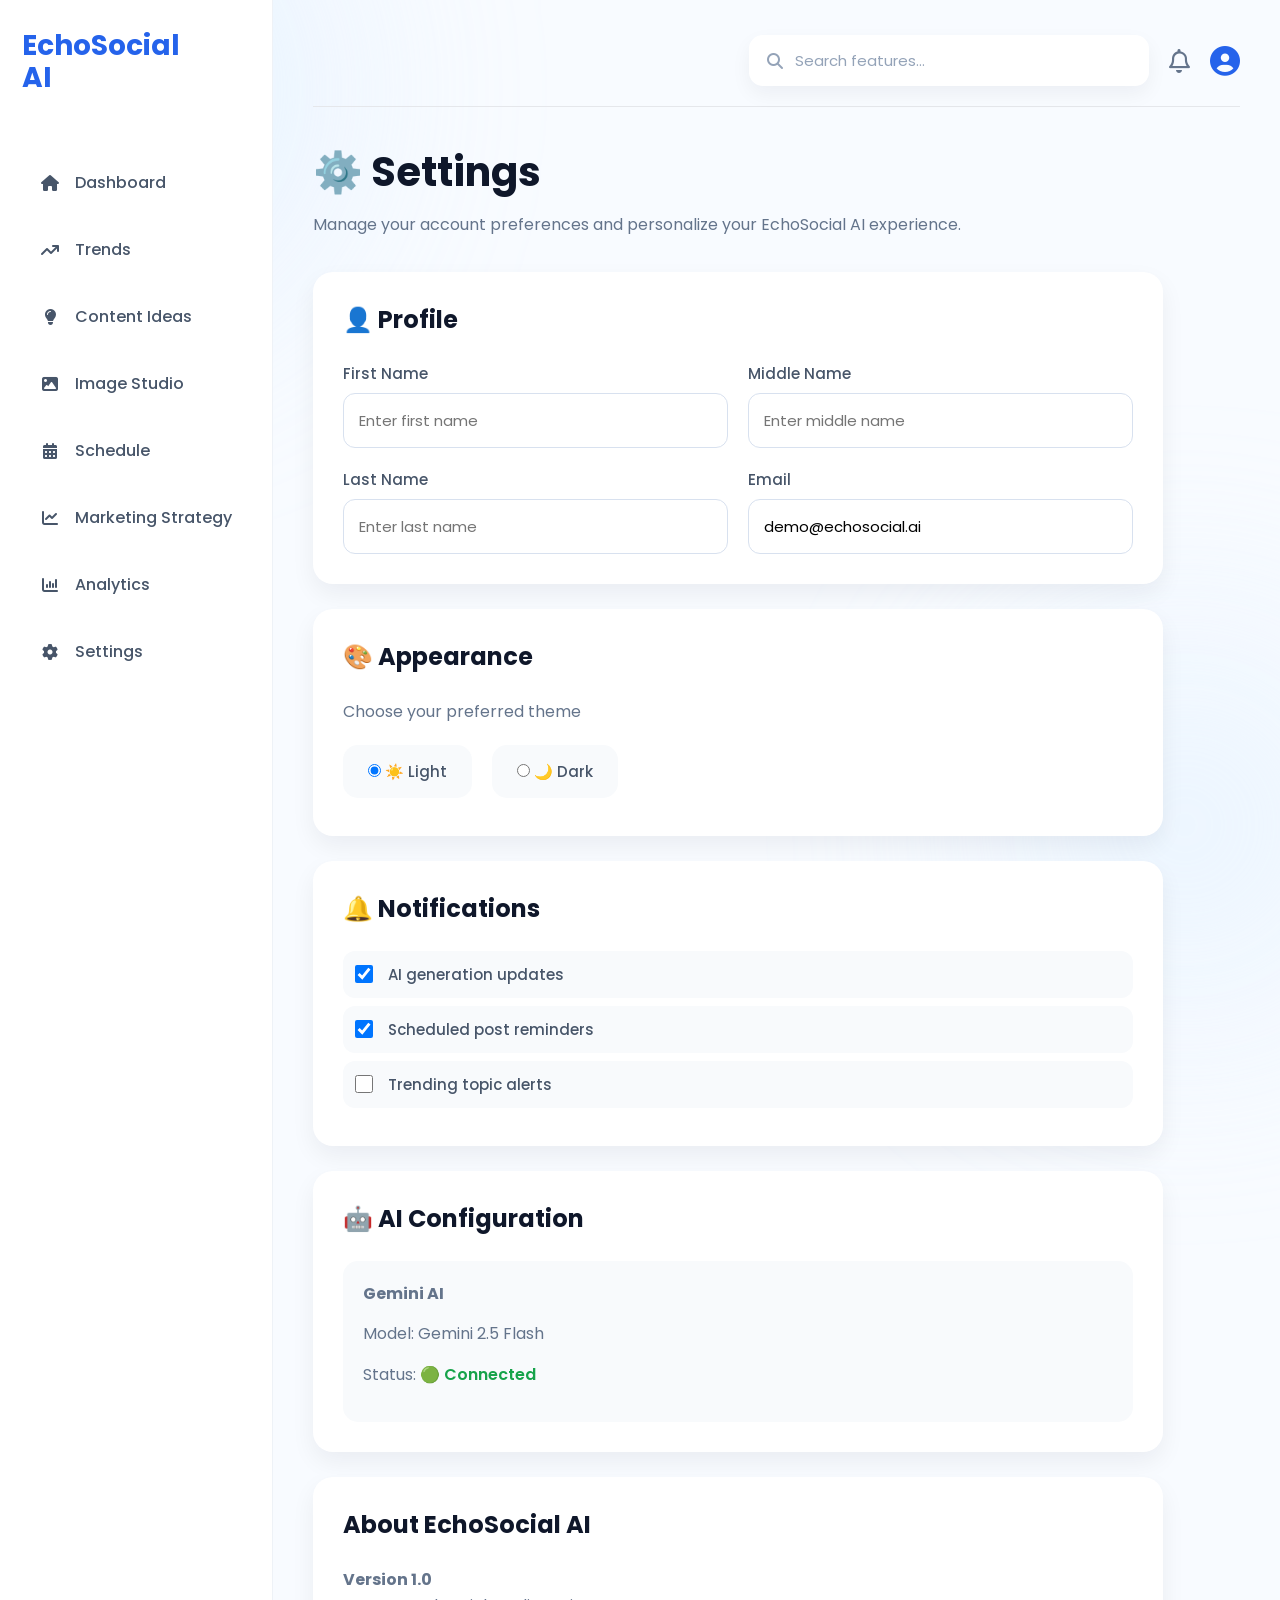
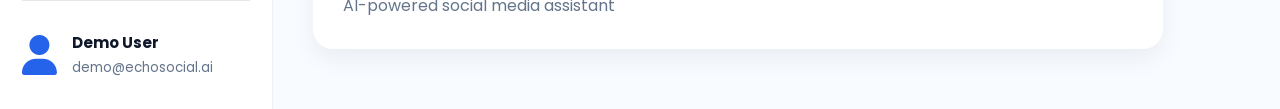
<file: frontend/settings.html>
<!DOCTYPE html>
<html lang="en">

<head>
<meta charset="UTF-8">
<meta name="viewport" content="width=device-width, initial-scale=1.0">
<title>EchoSocial AI Schedule</title>
<link rel="stylesheet" href="settings.css">
<link href="https://fonts.googleapis.com/css2?family=Poppins:wght@300;400;500;600;700&display=swap" rel="stylesheet">
<link rel="stylesheet"
href="https://cdnjs.cloudflare.com/ajax/libs/font-awesome/6.7.2/css/all.min.css">


</head>

<body>
  <div class="bg-circle circle1"></div>
<div class="bg-circle circle2"></div>
<div class="dashboard-layout">

<aside class="sidebar">

<h2 class="logo">
EchoSocial
<br>
AI
</h2>

<ul class="sidebar-menu">

<li onclick="window.location.href='dashboard.html'">
    <i class="fa-solid fa-house"></i>
    Dashboard
</li>


<li onclick="window.location.href='trends.html'">
    <i class="fa-solid fa-arrow-trend-up"></i>
    Trends
</li>


<li onclick="window.location.href='content-ideas.html'">
    <i class="fa-solid fa-lightbulb"></i>
    Content Ideas
</li>


<li onclick="window.location.href='image-studio.html'">
    <i class="fa-solid fa-image"></i>
    Image Studio
</li>

<li onclick="window.location.href='schedule.html'">
    <i class="fa-solid fa-calendar-days"></i>
    Schedule
</li>

<li onclick="window.location.href='marketing.html'">
    <i class="fa-solid fa-chart-line"></i>
    Marketing Strategy
</li>


<li onclick="window.location.href='analytics.html'">
    <i class="fa-solid fa-chart-column"></i>
    Analytics
</li>


<li onclick="window.location.href='settings.html'">
    <i class="fa-solid fa-gear"></i>
    Settings
</li>

</ul>

<div class="sidebar-user">
<i class="fa-solid fa-user"></i>
<div>

<strong>
Demo User
</strong>

<small>
demo@echosocial.ai
</small>

</div>
</div>

</aside>

<main class="main-content">
<header class="topbar">
<div class="top-right">
<div class="search-box">
<i class="fa-solid fa-magnifying-glass"></i>

<input 
type="text"
placeholder="Search features...">
</div>

<i class="fa-regular fa-bell notification"></i>
<i class="fa-solid fa-user-circle profile-icon"></i>
</div>

</header>
<div class="settings-page">

<h1>
⚙️ Settings
</h1>


<p class="subtitle">
Manage your account preferences and personalize your EchoSocial AI experience.
</p>


<div class="settings-card">


<h2>
👤 Profile
</h2>


<div class="form-grid">


<div>

<label>
First Name
</label>

<input 
type="text"
placeholder="Enter first name">

</div>



<div>

<label>
Middle Name
</label>

<input 
type="text"
placeholder="Enter middle name">

</div>



<div>

<label>
Last Name
</label>

<input 
type="text"
placeholder="Enter last name">

</div>



<div>

<label>
Email
</label>

<input 
type="email"
value="demo@echosocial.ai">

</div>


</div>


</div>

<div class="settings-card">

<h2>
🎨 Appearance
</h2>

<p>
Choose your preferred theme
</p>

<div class="theme-options">


<label>

<input 
type="radio"
name="theme"
value="light"
checked>

☀️ Light

</label>

<label>

<input 
type="radio"
name="theme"
value="dark">

🌙 Dark

</label>


</div>


</div>


<div class="settings-card">


<h2>
🔔 Notifications
</h2>



<label class="toggle-item">

<input 
type="checkbox"
checked>

AI generation updates

</label>



<label class="toggle-item">

<input 
type="checkbox"
checked>

Scheduled post reminders

</label>



<label class="toggle-item">

<input 
type="checkbox">

Trending topic alerts

</label>


</div>


<div class="settings-card">


<h2>
🤖 AI Configuration
</h2>


<div class="info-box">


<p>
<strong>
Gemini AI
</strong>
</p>

<p>
Model:
<span>
Gemini 2.5 Flash
</span>
</p>


<p>
Status:

<span class="connected">
🟢 Connected
</span>

</p>


</div>


</div>


<div class="settings-card">


<h2>
 About EchoSocial AI
</h2>


<p>
<strong>
Version 1.0
</strong>
</p>

<p>
AI-powered social media assistant
</p>

</div>

</div>

<script src="settings.js"></script>
<script src="theme.js"></script>
</body>
</file>
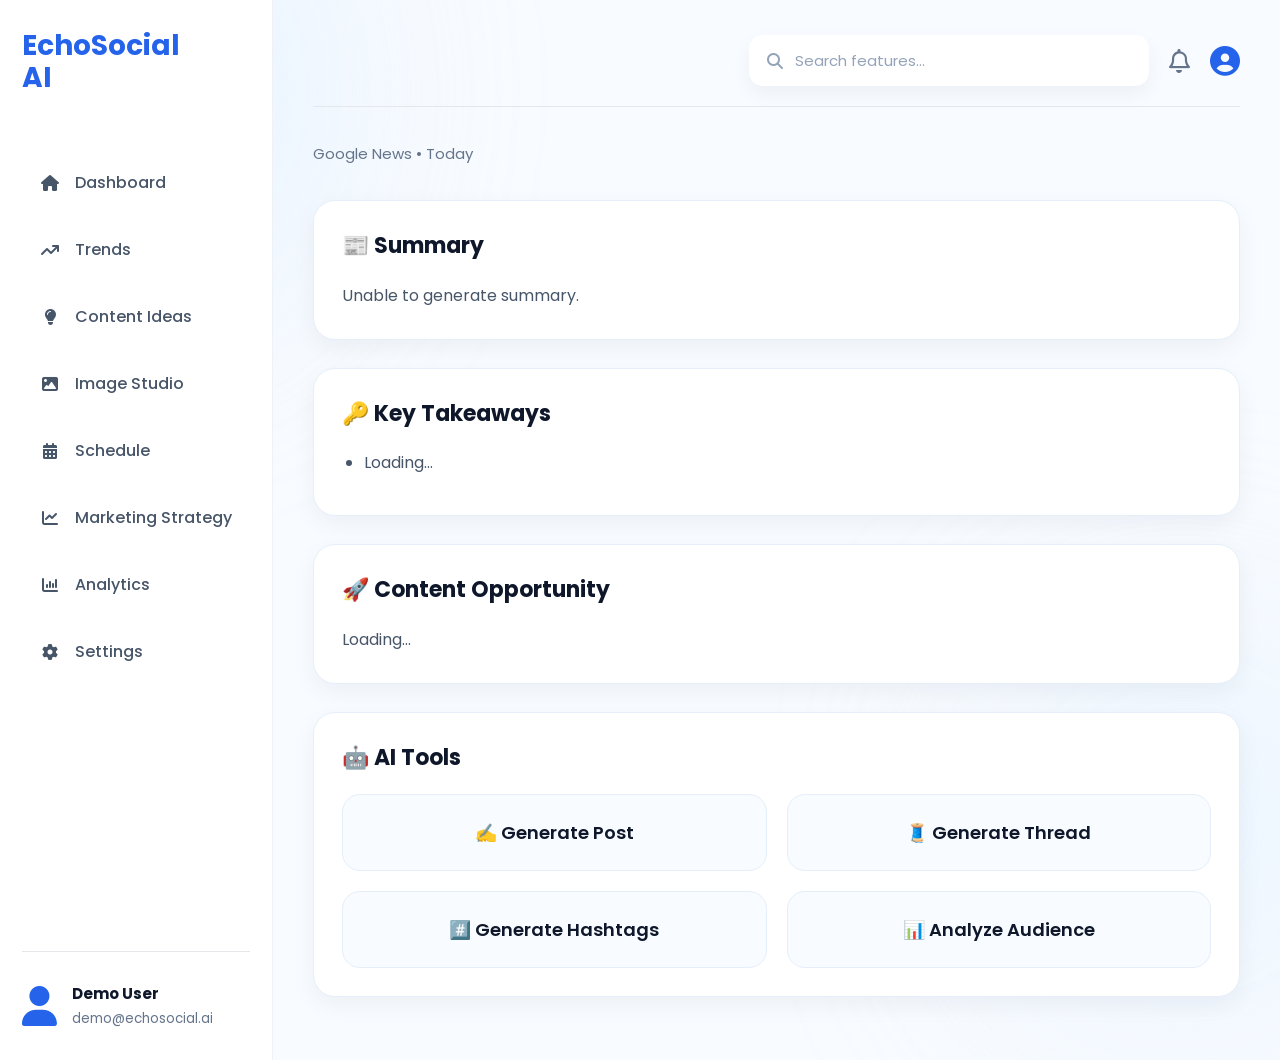
<file: frontend/trend-details.html>
<!DOCTYPE html>
<html lang="en">

<head>

<meta charset="UTF-8">
<meta name="viewport" content="width=device-width, initial-scale=1.0">
<title>Trend Details</title>
<link rel="stylesheet" href="trend-details.css">
<link href="https://fonts.googleapis.com/css2?family=Poppins:wght@300;400;500;600;700&display=swap" rel="stylesheet">
<link rel="stylesheet"
href="https://cdnjs.cloudflare.com/ajax/libs/font-awesome/6.7.2/css/all.min.css">

</head>

<body>
<div class="bg-circle circle1"></div>
<div class="bg-circle circle2"></div>
<div class="dashboard-layout">

<aside class="sidebar">

<h2 class="logo">
    <span>EchoSocial</span>
    <span> AI</span>
</h2>

<ul class="sidebar-menu">

<li onclick="window.location.href='dashboard.html'">
    <i class="fa-solid fa-house"></i>
    Dashboard
</li>

<li onclick="window.location.href='trends.html'">
    <i class="fa-solid fa-arrow-trend-up"></i>
    Trends
</li>

<li onclick="window.location.href='content-ideas.html'">
    <i class="fa-solid fa-lightbulb"></i>
    Content Ideas
</li>

<li onclick="window.location.href='image-studio.html'">
    <i class="fa-solid fa-image"></i>
    Image Studio
</li>

<li onclick="window.location.href='schedule.html'">
    <i class="fa-solid fa-calendar-days"></i>
    Schedule
</li>

<li onclick="window.location.href='marketing.html'">
    <i class="fa-solid fa-chart-line"></i>
    Marketing Strategy
</li>

<li onclick="window.location.href='analytics.html'">
    <i class="fa-solid fa-chart-column"></i>
    Analytics
</li>

<li onclick="window.location.href='settings.html'">
    <i class="fa-solid fa-gear"></i>
    Settings
</li>

</ul>

<div class="sidebar-user">
<i class="fa-solid fa-user"></i>
<div>

<strong>Demo User</strong>
<small>demo@echosocial.ai</small>
</div>
</div>

</aside>

<main class="main-content">
<header class="topbar">
<div class="top-right">
<div class="search-box">

<i class="fa-solid fa-magnifying-glass"></i>

<input
type="text"
placeholder="Search features...">

</div>

<i class="fa-regular fa-bell notification"></i><i class="fa-solid fa-user-circle profile-icon"></i>

</div>

</header>

<section class="news-section">

<h1 id="newsTitle">

Google launches AI creation disclosure for ads

</h1>

<div class="news-info">

<p class="news-meta">

Google News • Today

</p>

</section>

<section class="summary-card">

<h2>📰 Summary</h2>

<p id="summary">

Loading summary...

</p>

</section>

<section class="takeaway-card">

<h2>🔑 Key Takeaways</h2>
<ul id="takeaways">

<li>Loading...</li>

</ul>

</section>

<section class="opportunity-card">

<h2>🚀 Content Opportunity</h2>

<p id="opportunity">

Loading...

</p>

</section>

<section class="tools-card">

<h2>🤖 AI Tools</h2>
<div class="tools-grid">

<div class="tool-box"
onclick="openStudio('post')">

<h3>✍️ Generate Post</h3>

</div>

<div class="tool-box"
onclick="openStudio('thread')">
<h3>🧵 Generate Thread</h3>

</div>

<div class="tool-box"
onclick="openStudio('hashtags')">

<h3>#️⃣ Generate Hashtags</h3>
</div>

<div class="tool-box"
onclick="openStudio('hashtags')">
<h3>📊 Analyze Audience</h3>
</div>

</div>

</section>

</main>

</div>

<script src="trend-details.js"></script>
<script src="theme.js"></script>
</body>

</html>
</file>
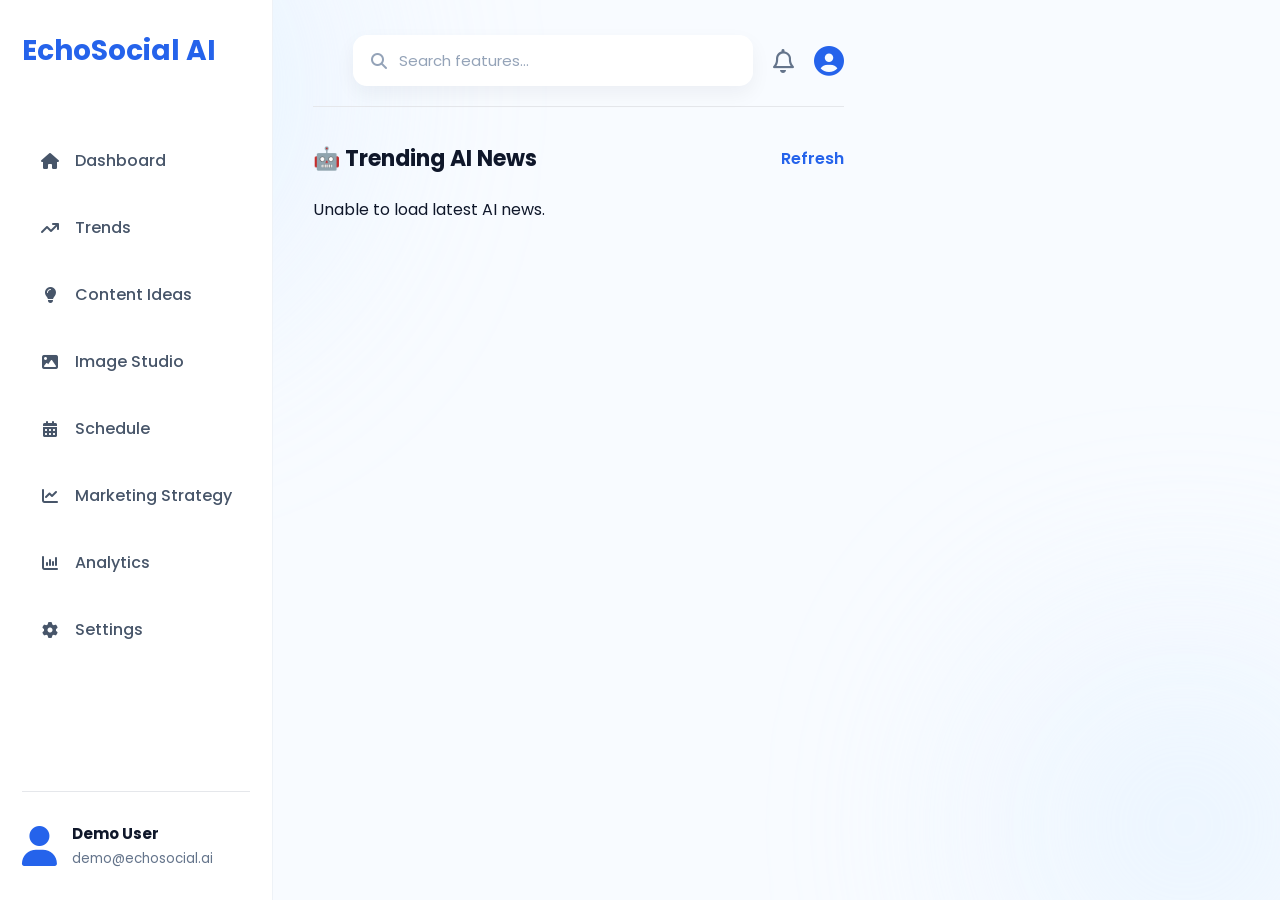
<file: frontend/trends.html>
<!DOCTYPE html>
<html lang="en">

<head>

    <meta charset="UTF-8">
    <meta name="viewport" content="width=device-width, initial-scale=1.0">
    <title>EchoSocial Trends</title>
    <link rel="stylesheet" href="trends.css">
    <link href="https://fonts.googleapis.com/css2?family=Poppins:wght@300;400;500;600;700&display=swap" rel="stylesheet">
    <link rel="stylesheet"
    href="https://cdnjs.cloudflare.com/ajax/libs/font-awesome/6.7.2/css/all.min.css">

</head>

<body>

<div class="bg-circle circle1"></div>
<div class="bg-circle circle2"></div>

<div class="dashboard-layout">

<!-- Sidebar -->

<aside class="sidebar">
<h2 class="logo">EchoSocial AI</h2>
<ul class="sidebar-menu">

<li onclick="window.location.href='dashboard.html'">
    <i class="fa-solid fa-house"></i>
    Dashboard
</li>


<li onclick="window.location.href='trends.html'">
    <i class="fa-solid fa-arrow-trend-up"></i>
    Trends
</li>


<li onclick="window.location.href='content-ideas.html'">
    <i class="fa-solid fa-lightbulb"></i>
    Content Ideas
</li>


<li onclick="window.location.href='image-studio.html'">
    <i class="fa-solid fa-image"></i>
    Image Studio
</li>

<li onclick="window.location.href='schedule.html'">
    <i class="fa-solid fa-calendar-days"></i>
    Schedule
</li>

<li onclick="window.location.href='marketing.html'">
    <i class="fa-solid fa-chart-line"></i>
    Marketing Strategy
</li>


<li onclick="window.location.href='analytics.html'">
    <i class="fa-solid fa-chart-column"></i>
    Analytics
</li>


<li onclick="window.location.href='settings.html'">
    <i class="fa-solid fa-gear"></i>
    Settings
</li>

</ul>

<div class="sidebar-user">
<i class="fa-solid fa-user"></i>
<div>

<strong>Demo User</strong>
<small>demo@echosocial.ai</small>
</div>
</div>
</aside>

<!-- Main -->

<main class="main-content">
<header class="topbar">
    <div class="top-left">
    </div>

    <div class="top-right">
        <div class="search-box">
            <i class="fa-solid fa-magnifying-glass"></i>
            <input
                type="text"
                placeholder="Search features...">
        </div>

        <i class="fa-regular fa-bell notification"></i>
        <i class="fa-solid fa-user-circle profile-icon"></i>
    </div>

</header>

<!-- Trending News -->

<section class="trend-section">
    <div class="trend-header">
       <h2>🤖 Trending AI News</h2>
        <a href="#" id="refreshNews">Refresh</a>
    </div>

    <div id="news-list">
    </div>
</section>
</main>
</div>

<script src="trends.js"></script>
<script src="theme.js"></script>
</body>
</html>
</file>
<file: frontend/style.css>
/* Google Font */

@import url('https://fonts.googleapis.com/css2?family=Poppins:wght@300;400;500;600;700&display=swap');

/* Reset */

*{
    margin:0;
    padding:0;
    box-sizing:border-box;
}

/* Body */

body{
    font-family:'Poppins',sans-serif;
    background:#F7FAFF;
    color:#1E293B;
}

html{
    scroll-behavior:smooth;
}


/* Background Glow */

.bg-circle{
    position:fixed;
    border-radius:50%;
    filter:blur(120px);
    z-index:-1;
    opacity:.55;
}

.circle1{
    width:450px;
    height:450px;
    background:#D8ECFF;
    top:-120px;
    left:-120px;
}

.circle2{
    width:380px;
    height:380px;
    background:#EEF6FF;
    bottom:-100px;
    right:-80px;
}

/* Main Container */

.container{
    width:90%;
    max-width:1400px;
    margin:auto;
}

/* ==========================
   NAVBAR
========================== */

.navbar{
    display:flex;
    justify-content:space-between;
    align-items:center;
    padding:30px 0;
}

.logo{
    font-size:30px;
    font-weight:700;
    color:#2563EB;
}

.nav-links{
    display:flex;
    list-style:none;
    gap:35px;
}

.nav-links a{
    text-decoration:none;
    color:#475569;
    font-size:17px;
    font-weight:500;
    transition:.3s;
}

.nav-links a:hover{
    color:#2563EB;
}

.login-btn{
    background:#2563EB;
    color:white;
    border:none;
    padding:12px 28px;
    border-radius:12px;
    font-size:16px;
    cursor:pointer;
    transition:.3s;
}

.login-btn:hover{
    background:#1D4ED8;
}

/* ==========================
   HERO SECTION
========================== */

.hero{
    min-height:calc(100vh - 90px);
    display:flex;
    justify-content:center;
    align-items:center;
    text-align:center;
}

.hero-content{
    max-width:850px;
}

/* ==========================
   HERO BADGE
========================== */

.hero-badge{
    display:inline-block;
    padding:12px 26px;
    border-radius:50px;
    background:#E0F2FE;
    color:#2563EB;
    font-size:15px;
    font-weight:600;
    margin-bottom:30px;
}

.hero h1{
    font-size:72px;
    line-height:1.15;
    color:#0F172A;
    font-weight:700;
    margin-bottom:25px;
}

.hero p{
    font-size:20px;
    line-height:1.8;
    color:#64748B;
    max-width:700px;
    margin:auto;
    margin-bottom:40px;
}
/* ==========================
FEATURES
========================== */

.features{
    margin:120px 0;
}

.section-title{
    text-align:center;
    margin-bottom:60px;
}

.section-title h2{
    font-size:46px;
    color:#0F172A;
    margin-bottom:15px;
}

.section-title p{
    color:#64748B;
    font-size:19px;
    max-width:650px;
    margin:auto;
    line-height:1.8;
}

.features-grid{
    display:grid;
    grid-template-columns:repeat(3,1fr);
    gap:30px;
}

.feature-card{
    background:#FFFFFF;
    border:1px solid #E5EEF9;
    border-radius:24px;
    padding:40px 35px;
    box-shadow:0 8px 25px rgba(15,23,42,.05);
    transition:.35s ease;
    cursor:pointer;
}

.feature-card:hover{
    transform:translateY(-10px);
    box-shadow:0 20px 45px rgba(37,99,235,.15);
    border-color:#2563EB;
}

.feature-card i{
    font-size:40px;
    color:#2563EB;
    margin-bottom:25px;
}

.feature-card h3{
    font-size:28px;
    color:#0F172A;
    margin-bottom:15px;
}

.feature-card p{
    color:#64748B;
    font-size:17px;
    line-height:1.8;
}

/* ==========================
HOW IT WORKS
========================== */

.workflow{
    margin:120px 0;
}

.workflow-grid{
    display:grid;
    grid-template-columns:repeat(2,1fr);
    gap:35px;
    max-width:1000px;
    margin:0 auto;
}

.workflow-card{
    background:#FFFFFF;
    border-radius:24px;
    padding: 45px 35px;
    border:1px solid #E5EEF9;
    text-align:center;
    box-shadow:0 8px 25px rgba(15,23,42,.05);
    transition:.35s;
}

.workflow-card:hover{
    transform:translateY(-10px);
    box-shadow:0 20px 45px rgba(37,99,235,.15);
}

.step-number{
    width:60px;
    height:60px;
    margin:auto;
    margin-bottom:25px;
    border-radius:50%;
    background:#2563EB;
    color:white;
    display:flex;
    justify-content:center;
    align-items:center;
    font-size:24px;
    font-weight:700;
}

.workflow-card h3{
    margin-bottom:18px;
    font-size:24px;
    color:#0F172A;
}

.workflow-card p{
    color:#64748B;
    line-height:1.8;
}

/* ==========================
PREVIEW
========================== */

.preview{
    display:flex;
    align-items:center;
    justify-content:space-between;
    gap:40px;
    min-height:600px;
}

.preview-text{
    flex:1;
    max-width:500px;
}

.preview-image{
    flex:2.1;
    display:flex;
    justify-content:center;
}

.preview-image img{
    width:100%;
    max-width:950px;
    border-radius:24px;
    box-shadow:0 20px 50px rgba(37,99,235,.15);
    transition:.3s;
}

.preview-image img:hover{
    transform:scale(1.02);
}

.preview-badge{
    display:inline-block;
    background:#E8F1FF;
    color:#2563EB;
    padding:10px 22px;
    border-radius:40px;
    margin-bottom:25px;
    font-weight:600;
}

.preview h2{
    font-size:48px;
    color:#0F172A;
    margin-bottom:25px;
}

.preview p{
    color:#64748B;
    line-height:1.9;
    font-size:19px;
    margin-bottom:35px;
}

.preview-btn{
    padding:16px 34px;
    background:#2563EB;
    color:white;
    border:none;
    border-radius:14px;
    cursor:pointer;
    font-size:17px;
    transition:.3s;
}

.preview-btn:hover{
    background:#1D4ED8;
    transform:translateY(-4px);
}


/* ==========================
SUPPORTED PLATFORMS
========================== */

.platforms{
    margin:140px 0;
}

.platform-grid{
    display:grid;
    grid-template-columns:repeat(6,1fr);
    gap:25px;
    margin-top:50px;
}

.platform-card{
    background:#FFFFFF;
    border:1px solid #E5EEF9;
    border-radius:22px;
    padding:24px 16px;
    text-align:center;
    transition:.35s;
    box-shadow:0 8px 20px rgba(15,23,42,.05);
}

.platform-card:hover{
    transform:translateY(-8px);
    box-shadow:0 20px 40px rgba(37,99,235,.15);
}

.platform-card i{
    font-size:42px;
    color:#2563EB;
    margin-bottom:20px;
}

.platform-card h3{
    color:#0F172A;
    font-size:20px;
}

/* ==========================
CTA
========================== */

.cta{
    margin:150px 0 100px;
    text-align:center;
    background:#FFFFFF;
    border:1px solid #E5EEF9;
    border-radius:30px;
    padding:80px 40px;
    box-shadow:0 15px 40px rgba(15,23,42,.06);
}

.cta h2{
    font-size:48px;
    color:#0F172A;
    margin-bottom:20px;
}

.cta p{
    max-width:700px;
    margin:0 auto 40px;
    color:#64748B;
    font-size:19px;
    line-height:1.8;
}

.cta-buttons{
    display:flex;
    justify-content:center;
    gap:20px;
}

.primary-btn{
    padding:16px 36px;
    background:#2563EB;
    color:white;
    border:none;
    border-radius:14px;
    font-size:17px;
    cursor:pointer;
    transition:.3s;
}

.primary-btn:hover{
    background:#1D4ED8;
    transform:translateY(-3px);
}

.secondary-btn{
    padding:16px 36px;
    background:white;
    color:#2563EB;
    border:2px solid #2563EB;
    border-radius:14px;
    font-size:17px;
    cursor:pointer;
    transition:.3s;
}

.secondary-btn:hover{
    background:#2563EB;
    color:white;
}

/* ==========================
FOOTER
========================== */

footer{
    text-align:center;
    padding:50px 0;
}

footer h3{
    font-size:30px;
    color:#2563EB;
    margin-bottom:15px;
}

footer p{
    color:#64748B;
    margin-bottom:20px;
    line-height:1.8;
}

.footer-icons{
    display:flex;
    justify-content:center;
    gap:25px;
    margin:30px 0;
}

.footer-icons i{
    font-size:30px;
    color:#2563EB;
    transition:.3s;
    cursor:pointer;
}

.footer-icons i:hover{
    transform:translateY(-6px);
}

.copyright{
    font-size:15px;
    color:#94A3B8;
}
</file>
<file: frontend/content-ideas.css>
@import url('https://fonts.googleapis.com/css2?family=Poppins:wght@300;400;500;600;700&display=swap');

*{
    margin:0;
    padding:0;
    box-sizing:border-box;
    font-family:'Poppins',sans-serif;
}

body{
    background:#F8FBFF;
    color:#0F172A;
    overflow-x:hidden;
    position:relative;
}

.bg-circle{
    position:fixed;
    border-radius:50%;
    filter:blur(120px);
    z-index:-1;
    opacity:.55;
}

.circle1{
    width:420px;
    height:420px;
    background:#CFE8FF;
    top:-120px;
    left:-120px;
}

.circle2{
    width:350px;
    height:350px;
    background:#DDEFFF;
    bottom:-100px;
    right:-80px;
}

.dashboard{
    width:92%;
    max-width:1400px;
    margin:40px auto;
}

.main-content{
    flex:1;
    width:100%;
    padding:35px 40px;
}

.topbar{
    display:flex;
    justify-content:space-between;
    align-items:center;
    padding-bottom:18px;
    border-bottom:1px solid #E5E7EB;
    margin-bottom:25px;
    gap:40px;
}

.top-right{
    display:flex;
    align-items:center;
    gap:20px;
}

.top-left{
    flex:1;
}

.top-left h1{
    font-size:40px;
    font-weight:700;
    color:#0F172A;
    line-height:1.2;
    margin-bottom:8px;
    max-width:760px;
}

.top-left p{
    font-size:16px;
    color:#64748B;
    line-height:1.6;
    max-width:720px;
}

.top-right{
    display:flex;
    align-items:center;
    gap:20px;
}

.search-box{
    width:400px;
    display:flex;
    align-items:center;
    gap:12px;
    background:white;
    padding:14px 18px;
    border-radius:14px;
    box-shadow:0 8px 20px rgba(15,23,42,.05);
    transition:.3s;
}

.search-box:hover{
    box-shadow:0 10px 25px rgba(37,99,235,.08);
}

.search-box:focus-within{
    box-shadow:0 0 0 4px rgba(37,99,235,.12);
}

.search-box input{
    width:100%;
    border:none;
    outline:none;
    background:transparent;
    font-size:15px;
    color:#334155;
}

.search-box input::placeholder{
    color:#94A3B8;
}

.search-box i{
    color:#94A3B8;
    font-size:16px;
}

.notification{
    font-size:24px;
    color:#64748B;
    cursor:pointer;
    transition:.3s;
}

.notification:hover{
    color:#2563EB;
}

.profile-icon{
    font-size:30px;
    color:#2563EB;
    cursor:pointer;
    transition:.3s;
}

.profile-icon:hover{
    transform:scale(1.08);
}

.logo{
    font-size:34px;
    font-weight:700;
    color:#2563EB;
    display:flex;
    flex-direction:column;
    line-height:1.15;
}

.nav-links{
    display:flex;
    list-style:none;
    gap:35px;
}

.nav-links a{
    text-decoration:none;
    color:#64748B;
    font-weight:500;
    transition:.3s;
}

.nav-links a:hover{
    color:#2563EB;
}

.profile{
    display:flex;
    align-items:center;
    gap:12px;
    background:white;
    padding:12px 22px;
    border-radius:30px;
    box-shadow:0 8px 24px rgba(15,23,42,.06);
}

.profile i{
    color:#2563EB;
}

.welcome h1{
    font-size:46px;
    color:#0F172A;
    margin-bottom:10px;
}

.welcome p{
    color:#64748B;
    font-size:18px;
}

/* ===================================
DASHBOARD LAYOUT
=================================== */

.dashboard-layout{
    display:flex;
    grid-template-columns:260px 1fr;
    min-height:100vh;
    align-items:stretch;
}

/* ===================================
SIDEBAR
=================================== */
.sidebar{
    background:#fff;
    border-right:1px solid #EEF2F7;
    padding:30px 22px;
    display:flex;
    flex-direction:column;
    min-height:100vh;
    align-self:stretch;
    height:auto;
}

.sidebar-menu{
    margin-top:20px;
    flex:1;
}

.sidebar .logo{
    font-size:28px;
    font-weight:700;
    color:#2563EB;
    margin-bottom:40px;
}

.sidebar-menu{
    list-style:none;
}

.sidebar-menu li{
    display:flex;
    align-items:center;
    gap:15px;
    padding:16px 18px;
    margin-bottom:10px;
    border-radius:14px;
    cursor:pointer;
    transition:.3s;
    color:#475569;
    font-weight:500;
}

.sidebar-menu li:hover{
    background:#EFF6FF;
    color:#2563EB;
}

.sidebar-menu li.active{
    background:#EFF6FF;
    color:#2563EB;
    font-weight:600;
}

.sidebar-menu i{
    width:20px;
    text-align:center;
}

/* ===================================
USER
=================================== */

.sidebar-user{
    display:flex;
    align-items:center;
    gap:15px;
    padding-top:30px;
    border-top:1px solid #E5E7EB;
}

.sidebar-user i{
    font-size:40px;
    color:#2563EB;
}

.sidebar-user strong{
    display:block;
    font-size:15px;
}

.sidebar-user small{
    color:#64748B;
}

.topbar{
    display:flex;
    justify-content:flex-end;
    align-items:center;
    margin-bottom:35px;
    border-bottom:1px solid #E5E7EB;
    padding-bottom:20px;
}

.top-icons{
    display:flex;
    align-items:center;
    gap:25px;
}

.top-icons i{
    font-size:30px;
    color:#2563EB;
    cursor:pointer;
}

/* CONTENT */

.content-container{
    padding-top:40px;
    max-width:1000px;
}

.back-btn{
    color:#2563eb;
    text-decoration:none;
}

.page-title{
    font-size:40px;
    margin:35px 0;
}

/* CARD */

.studio-card{
    background:white;
    padding:30px;
    border-radius:25px;
    box-shadow:0 10px 30px rgba(0,0,0,0.05);
    border:1px solid #eef2f7;
}

.studio-card h2{
    font-size:22px;
    margin-bottom:25px;
}

/* INPUT */
label{
    display:block;
    margin-bottom:8px;
    font-weight:600;
}

.idea-input{
    width:100%;
    padding:15px;
    border-radius:12px;
    border:1px solid #dbeafe;
    margin-bottom:20px;
}

/* BUTTON */

.primary-btn{
    width:100%;
    background:#2563eb;
    color:white;
    border:none;
    padding:15px;
    border-radius:14px;
    font-weight:600;
    cursor:pointer;
    font-size:16px;
}

.primary-btn:hover{
    background:#1d4ed8;
}

/* OUTPUT */

.generated-output{
    margin-top:25px;
    min-height:250px;
    background:#f8fbff;
    border-radius:20px;
    padding:25px;
    color:#64748b;
}

.idea-card{
    background:white;
    padding:25px;
    margin-top:20px;
    border-radius:20px;
    border:1px solid #e5e7eb;
    transition:0.3s;
}

.idea-card:hover{
    transform:translateY(-5px);
    box-shadow:0 15px 30px rgba(0,0,0,0.08);
}

.idea-card h3{
    font-size:20px;
    margin-bottom:12px;
}

.idea-card p{
    color:#64748b;
    margin-bottom:20px;
}

.idea-actions{
    display:flex;
    gap:12px;
    flex-wrap:wrap;
}

.idea-actions button{
    background:#eff6ff;
    color:#2563eb;
    border:none;
    padding:10px 15px;
    border-radius:12px;
    cursor:pointer;
    font-weight:500;
}

.idea-actions button:hover{
    background:#2563eb;
    color:white;
}

.ideas-container{
    display:flex;
    flex-direction:column;
    gap:20px;
    margin-top:25px;
}

.idea-card{
    background:#fff;
    border:1px solid #e6ecf5;
    border-radius:18px;
    padding:24px;
    box-shadow:0 10px 25px rgba(0,0,0,.06);
    transition:.3s;
    cursor:pointer;
}

.idea-card:hover{
    transform:translateY(-4px);
    box-shadow:0 15px 35px rgba(0,0,0,.12);
}

.idea-card h3{
    font-size:22px;
    color:#1d2a44;
    margin-bottom:12px;
}

.idea-card p{
    color:#667085;
    line-height:1.7;
}

.idea-btn{
    margin-top:18px;
    padding:12px 24px;
    border:none;
    border-radius:12px;
    background:#3366e8;
    color:white;
    font-weight:600;
    cursor:pointer;
}

.idea-btn:hover{
    background:#2557db;
}

/* DARK MODE */
body.dark{
    background:#0F172A;
    color:#E2E8F0;
}

body.dark .stat-card,
body.dark .chart-card,
body.dark .settings-card,
body.dark .system-card,
body.dark .insights-card,
body.dark .post-card{
    background:#1E293B;
    color:#E2E8F0;
}

body.dark .sidebar{
    background:#111827;
    border-color:#334155;
}

body.dark .sidebar-menu li{
    color:#CBD5E1;
}

body.dark .sidebar-menu li:hover{
    background:#1E40AF;
    color:white;
}

body.dark h1,
body.dark h2,
body.dark h3{
    color:#F8FAFC;
}

body.dark p,
body.dark label,
body.dark small{
    color:#CBD5E1;
}

body.dark input{
    background:#0F172A;
    border-color:#334155;
    color:white;
}

body.dark .search-box{

    background:#1E293B;
}

body.dark .search-box input{
    color:white;
}
</file>
<file: frontend/content.css>
@import url('https://fonts.googleapis.com/css2?family=Poppins:wght@300;400;500;600;700&display=swap');

*{
    margin:0;
    padding:0;
    box-sizing:border-box;
    font-family:'Poppins',sans-serif;
}

body{
    background:#F8FBFF;
    color:#0F172A;
    overflow-x:hidden;
    position:relative;
}

.bg-circle{
    position:fixed;
    border-radius:50%;
    filter:blur(120px);
    z-index:-1;
    opacity:.55;
}

.circle1{
    width:420px;
    height:420px;
    background:#CFE8FF;
    top:-120px;
    left:-120px;
}

.circle2{
    width:350px;
    height:350px;
    background:#DDEFFF;
    bottom:-100px;
    right:-80px;
}

.dashboard{
    width:92%;
    max-width:1400px;
    margin:40px auto;
}

.main-content{
    flex:1;
    width:100%;
    padding:35px 40px;
}

.topbar{
    display:flex;
    justify-content:space-between;
    align-items:center;
    padding-bottom:18px;
    border-bottom:1px solid #E5E7EB;
    margin-bottom:25px;
    gap:40px;
}

.top-right{
    display:flex;
    align-items:center;
    gap:20px;
}

.top-left{
    flex:1;
}

.top-left h1{
    font-size:40px;
    font-weight:700;
    color:#0F172A;
    line-height:1.2;
    margin-bottom:8px;
    max-width:760px;
}

.top-left p{
    font-size:16px;
    color:#64748B;
    line-height:1.6;
    max-width:720px;
}

.top-right{
    display:flex;
    align-items:center;
    gap:20px;
}

.search-box{
    width:400px;
    display:flex;
    align-items:center;
    gap:12px;
    background:white;
    padding:14px 18px;
    border-radius:14px;
    box-shadow:0 8px 20px rgba(15,23,42,.05);
    transition:.3s;
}

.search-box:hover{
    box-shadow:0 10px 25px rgba(37,99,235,.08);
}

.search-box:focus-within{
    box-shadow:0 0 0 4px rgba(37,99,235,.12);
}

.search-box input{
    width:100%;
    border:none;
    outline:none;
    background:transparent;
    font-size:15px;
    color:#334155;
}

.search-box input::placeholder{
    color:#94A3B8;
}

.search-box i{
    color:#94A3B8;
    font-size:16px;
}

.notification{
    font-size:24px;
    color:#64748B;
    cursor:pointer;
    transition:.3s;
}

.notification:hover{
    color:#2563EB;
}

.profile-icon{
    font-size:30px;
    color:#2563EB;
    cursor:pointer;
    transition:.3s;
}

.profile-icon:hover{
    transform:scale(1.08);
}

.logo{
    font-size:34px;
    font-weight:700;
    color:#2563EB;
    display:flex;
    flex-direction:column;
    line-height:1.15;
}

.nav-links{
    display:flex;
    list-style:none;
    gap:35px;
}

.nav-links a{
    text-decoration:none;
    color:#64748B;
    font-weight:500;
    transition:.3s;
}

.nav-links a:hover{
    color:#2563EB;
}

.profile{
    display:flex;
    align-items:center;
    gap:12px;
    background:white;
    padding:12px 22px;
    border-radius:30px;
    box-shadow:0 8px 24px rgba(15,23,42,.06);
}

.profile i{
    color:#2563EB;
}

.welcome h1{
    font-size:46px;
    color:#0F172A;
    margin-bottom:10px;
}

.welcome p{
    color:#64748B;
    font-size:18px;
}

/* ===================================
DASHBOARD LAYOUT
=================================== */

.dashboard-layout{
    display:flex;
    grid-template-columns:260px 1fr;
    min-height:100vh;
    align-items:stretch;
}

/* ===================================
SIDEBAR
=================================== */
.sidebar{
    background:#fff;
    border-right:1px solid #EEF2F7;
    padding:30px 22px;
    display:flex;
    flex-direction:column;
    min-height:100vh;
    align-self:stretch;
    height:auto;
}

.sidebar-menu{
    margin-top:20px;
    flex:1;
}

.sidebar .logo{
    font-size:28px;
    font-weight:700;
    color:#2563EB;
    margin-bottom:40px;
}

.sidebar-menu{
    list-style:none;
}

.sidebar-menu li{
    display:flex;
    align-items:center;
    gap:15px;
    padding:16px 18px;
    margin-bottom:10px;
    border-radius:14px;
    cursor:pointer;
    transition:.3s;
    color:#475569;
    font-weight:500;
}

.sidebar-menu li:hover{
    background:#EFF6FF;
    color:#2563EB;
}

.sidebar-menu li.active{
    background:#EFF6FF;
    color:#2563EB;
    font-weight:600;
}

.sidebar-menu i{
    width:20px;
    text-align:center;
}

/* ===================================
USER
=================================== */

.sidebar-user{
    display:flex;
    align-items:center;
    gap:15px;
    padding-top:30px;
    border-top:1px solid #E5E7EB;
}

.sidebar-user i{
    font-size:40px;
    color:#2563EB;
}

.sidebar-user strong{
    display:block;
    font-size:15px;
}

.sidebar-user small{
    color:#64748B;
}

.topbar{
    display:flex;
    justify-content:flex-end;
    align-items:center;
    margin-bottom:35px;
    border-bottom:1px solid #E5E7EB;
    padding-bottom:20px;
}

.top-icons{
    display:flex;
    align-items:center;
    gap:25px;
}

.top-icons i{
    font-size:30px;
    color:#2563EB;
    cursor:pointer;
}




/* ===================================
CONTENT STUDIO
=================================== */

.back-btn{
    display:inline-flex;
    align-items:center;
    gap:10px;
    text-decoration:none;
    color:#2563EB;
    font-weight:600;
    margin-bottom:30px;
    transition:.3s;
}

.back-btn:hover{
    color:#1D4ED8;
}

.page-title{
    margin-bottom:35px;
}

.page-title h1{
    font-size:40px;
    font-weight:700;
    color:#0F172A;
    margin-bottom:8px;
}

.page-title p{
    font-size:17px;
    color:#64748B;
    line-height:1.6;
}

.studio-card{
    background:#FFFFFF;
    border:1px solid #E5EEF9;
    border-radius:22px;
    padding:26px;
    margin-bottom:24px;
    box-shadow:0 8px 24px rgba(15,23,42,.05);
}

.studio-card h2{
    font-size:22px;
    color:#0F172A;
    margin-bottom:24px;
}

.studio-card label{
    display:block;
    margin-bottom:8px;
    margin-top:18px;
    font-size:15px;
    font-weight:600;
    color:#334155;
}

.studio-card select{
    width:100%;
    padding:14px 16px;
    border:1px solid #DCE6F4;
    border-radius:12px;
    outline:none;
    font-size:15px;
    background:white;
    transition:.3s;
}

.studio-card select:focus{
    border-color:#2563EB;
}

.generate-btn{
    width:100%;
    margin-top:25px;
    padding:15px;
    background:#2563EB;
    color:white;
    border:none;
    border-radius:14px;
    font-size:16px;
    font-weight:600;
    cursor:pointer;
    transition:.3s;
}

.generate-btn:hover{
    background:#1D4ED8;
    transform:translateY(-2px);
}

.action-grid{
    display:grid;
    grid-template-columns:repeat(2,1fr);
    gap:20px;
    margin-top:35px;
}

.action-card{
    background:white;
    border:1px solid #E5EEF9;
    border-radius:18px;
    padding:22px;
    display:flex;
    justify-content:center;
    align-items:center;
    gap:12px;
    cursor:pointer;
    font-size:17px;
    font-weight:600;
    transition:.3s;
    box-shadow:0 8px 20px rgba(15,23,42,.05);
}

.action-card:hover{
    transform:translateY(-4px);
    border-color:#2563EB;
    box-shadow:0 15px 35px rgba(37,99,235,.12);
}

.action-card i{
    color:#2563EB;
    font-size:20px;
}

.content-container{
    max-width:820px;
    margin:25px auto;
}

.page-title{
    font-size:34px;
    font-weight:700;
    margin-bottom:22px;
}

.studio-card{
    background:#fff;
    border:1px solid #E6EEF8;
    border-radius:18px;
    padding:22px;
    margin-bottom:20px;
    box-shadow:0 6px 18px rgba(0,0,0,.04);
}

.studio-card h2{
    margin-bottom:18px;
    font-size:18px;
}

.studio-card label{
    display:block;
    margin-top:14px;
    margin-bottom:6px;
    font-weight:600;
    color:#334155;
    font-size:14px;
}

.studio-card select{
    width:100%;
    padding:12px 14px;
    border:1px solid #D6E4F2;
    border-radius:10px;
    font-size:14px;
    outline:none;
    margin-bottom:14px;
}

.primary-btn{
    margin-top:8px;
    width:100%;
    padding:13px;
    border:none;
    border-radius:12px;
    background:#2563EB;
    color:white;
    font-size:15px;
    font-weight:600;
    cursor:pointer;
    transition:.3s;
}

.primary-btn:hover{
    background:#1D4ED8;
}

.generated-output{
    margin-top:18px;
    padding:18px;
    min-height:90px;
    background:#F8FBFF;
    border:1px solid #E5EEF9;
    border-radius:14px;
    color:#334155;
    font-size:14px;
    line-height:1.6;
    white-space:pre-wrap;
}

.bottom-actions{
    display:flex;
    justify-content:center;
    align-items:center;
    gap:28px;
    margin:35px 0 15px;
}

.action-box{
    width:260px;
    height:70px;
    display:flex;
    justify-content:center;
    align-items:center;
    gap:12px;
    background:#FFFFFF;
    border:1px solid #DCE6F4;
    border-radius:16px;
    color:#2563EB;
    font-size:18px;
    font-weight:600;
    cursor:pointer;
    transition:.3s;
    box-shadow:0 8px 20px rgba(15,23,42,.05);
}

.action-box:hover{
    background:#2563EB;
    color:white;
    transform:translateY(-4px);
    box-shadow:0 15px 30px rgba(37,99,235,.18);
}
.generated-output{
    margin-top:25px;
    padding:22px;
    min-height:110px;
    background:#F8FBFF;
    border:1px solid #E5EEF9;
    border-radius:18px;
    color:#334155;
    font-size:15px;
    line-height:1.8;
    white-space:pre-wrap;
    box-shadow:0 8px 20px rgba(15,23,42,.04);
    transition:.3s;
}

.modal{
    display:none;
    position:fixed;
    top:0;
    left:0;
    width:100%;
    height:100%;
    background:rgba(15,23,42,0.35);
    justify-content:center;
    align-items:center;
    z-index:1000;
}

.modal-content{
    background:white;
    width:420px;
    padding:28px;
    border-radius:20px;
    box-shadow:0 20px 50px rgba(0,0,0,.15);
}

.modal-content h2{
    margin-bottom:20px;
    font-size:24px;
}


.modal-content input,
.modal-content select{
    width:100%;
    padding:12px;
    margin-bottom:15px;
    border:1px solid #DCE6F4;
    border-radius:10px;
    font-size:14px;
}


.modal-buttons{
    margin-top:15px;
}

/* DARK MODE */
body.dark{
    background:#0F172A;
    color:#E2E8F0;
}

body.dark .stat-card,
body.dark .chart-card,
body.dark .settings-card,
body.dark .system-card,
body.dark .insights-card,
body.dark .post-card{
    background:#1E293B;
    color:#E2E8F0;
}

body.dark .sidebar{
    background:#111827;
    border-color:#334155;
}

body.dark .sidebar-menu li{
    color:#CBD5E1;
}

body.dark .sidebar-menu li:hover{
    background:#1E40AF;
    color:white;
}

body.dark h1,
body.dark h2,
body.dark h3{
    color:#F8FAFC;
}

body.dark p,
body.dark label,
body.dark small{
    color:#CBD5E1;
}

body.dark input{
    background:#0F172A;
    border-color:#334155;
    color:white;
}

body.dark .search-box{

    background:#1E293B;
}

body.dark .search-box input{
    color:white;
}

.cancel-btn{
    width:100%;
    margin-top:12px;
    padding:13px;
    background:#F8FAFC;
    border:1px solid #E2E8F0;
    border-radius:12px;
    color:#475569;
    font-size:15px;
    font-weight:600;
    cursor:pointer;
}

.cancel-btn:hover{
    background:#F1F5F9;
}
</file>
<file: frontend/dashboard.css>
@import url('https://fonts.googleapis.com/css2?family=Poppins:wght@300;400;500;600;700&display=swap');

*{
    margin:0;
    padding:0;
    box-sizing:border-box;
    font-family:'Poppins',sans-serif;
}

body{
    background:#F8FBFF;
    color:#0F172A;
    overflow-x:hidden;
    position:relative;
}

.bg-circle{
    position:fixed;
    border-radius:50%;
    filter:blur(120px);
    z-index:-1;
    opacity:.55;
}

.circle1{
    width:420px;
    height:420px;
    background:#CFE8FF;
    top:-120px;
    left:-120px;
}

.circle2{
    width:350px;
    height:350px;
    background:#DDEFFF;
    bottom:-100px;
    right:-80px;
}

.dashboard{
    width:92%;
    max-width:1400px;
    margin:40px auto;
}

/* ==========================
TOPBAR
========================== */

.topbar{
    display:flex;
    justify-content:flex-end;
    align-items:center;
    margin-bottom:35px;
    padding-bottom:20px;
    border-bottom:1px solid #EEF2F7;
}

.top-right{
    display:flex;
    align-items:center;
    gap:20px;
}


.top-icons{
    display:flex;
    align-items:center;
    gap:25px;
}

.top-icons i{
    font-size:30px;
    color:#2563EB;
    cursor:pointer;
}

.search-box{
    width:400px;
    display:flex;
    align-items:center;
    gap:12px;
    background:white;
    padding:14px 18px;
    border-radius:14px;
    box-shadow:0 8px 20px rgba(15,23,42,.05);
    transition:.3s;
}

.search-box:hover{
    box-shadow:0 10px 25px rgba(37,99,235,.08);
}

.search-box:focus-within{
    box-shadow:0 0 0 4px rgba(37,99,235,.12);
}

.search-box input{
    width:100%;
    border:none;
    outline:none;
    background:transparent;
    font-size:15px;
    color:#334155;
}

.search-box input::placeholder{
    color:#94A3B8;
}

.search-box i{
    color:#94A3B8;
    font-size:16px;
}

.notification{
    font-size:24px;
    color:#64748B;
    cursor:pointer;
    transition:.3s;
}

.notification:hover{
    color:#2563EB;
}

.profile-icon{
    font-size:30px;
    color:#2563EB;
    cursor:pointer;
    transition:.3s;
}

.profile-icon:hover{
    transform:scale(1.08);
}

.logo{
    font-size:34px;
    font-weight:700;
    color:#2563EB;
}

.nav-links{
    display:flex;
    list-style:none;
    gap:35px;
}

.nav-links a{
    text-decoration:none;
    color:#64748B;
    font-weight:500;
    transition:.3s;
}

.nav-links a:hover{
    color:#2563EB;
}

.profile{
    display:flex;
    align-items:center;
    gap:12px;
    background:white;
    padding:12px 22px;
    border-radius:30px;
    box-shadow:0 8px 24px rgba(15,23,42,.06);
}

.profile i{
    color:#2563EB;
}

.welcome{
    margin-bottom:45px;
}

.welcome h1{
    font-size:46px;
    color:#0F172A;
    margin-bottom:10px;
}

.welcome p{
    color:#64748B;
    font-size:18px;
}

.stats{
    display:grid;
    grid-template-columns:repeat(4,1fr);
    gap:24px;
    margin-bottom:35px;
}

.stat-card{
    background:white;
    border-radius:22px;
    padding:28px;
    display:flex;
    align-items:center;
    gap:20px;
    box-shadow:0 8px 24px rgba(15,23,42,.06);
}

.stat-card:hover{
    transform:translateY(-6px);
}

.stat-card p{
    color:#64748B;
    margin-bottom:8px;
}

.stat-card h3{
    font-size:40px;
    color:#0F172A;
}

.stat-card small{
    color:#16A34A;
    font-weight:500;
}

.stat-icon{
    width:68px;
    height:68px;
    border-radius:50%;
    display:flex;
    justify-content:center;
    align-items:center;
    font-size:28px;
}

.blue{
    background:#DBEAFE;
    color:#2563EB;
}

.green{
    background:#DCFCE7;
    color:#16A34A;
}

.purple{
    background:#F3E8FF;
    color:#9333EA;
}

.orange{
    background:#FFEDD5;
    color:#F97316;
}


/* ===================================
DASHBOARD LAYOUT
=================================== */

.dashboard-layout{
    display:flex;
    grid-template-columns:260px 1fr;
    min-height:100vh;
    align-items:stretch;
}

/* ===================================
SIDEBAR
=================================== */
.sidebar{
    background:#fff;
    border-right:1px solid #EEF2F7;
    padding:30px 22px;
    display:flex;
    flex-direction:column;
    min-height:100vh;
    align-self:stretch;
    height:auto;
}

.sidebar-menu{
    margin-top:20px;
    flex:1;
}

.sidebar .logo{
    font-size:28px;
    font-weight:700;
    color:#2563EB;
    margin-bottom:40px;
}

.sidebar-menu{
    list-style:none;
}

.sidebar-menu li{
    display:flex;
    align-items:center;
    gap:15px;
    padding:16px 18px;
    margin-bottom:10px;
    border-radius:14px;
    cursor:pointer;
    transition:.3s;
    color:#475569;
    font-weight:500;
}

.sidebar-menu li:hover{
    background:#EFF6FF;
    color:#2563EB;
}

.sidebar-menu li.active{
    background:#EFF6FF;
    color:#2563EB;
    font-weight:600;
}

.sidebar-menu i{
    width:20px;
    text-align:center;
}

.sidebar-user{
    display:flex;
    align-items:center;
    gap:15px;
    padding-top:30px;
    border-top:1px solid #E5E7EB;
}

.sidebar-user i{
    font-size:40px;
    color:#2563EB;
}

.sidebar-user strong{
    display:block;
    font-size:15px;
}

.sidebar-user small{
    color:#64748B;
}

/* ===================================
MAIN CONTENT
=================================== */

.main-content{
    padding:35px 40px;
}

.trend-card{
    background:white;
    border-radius:22px;
    padding:30px;
    box-shadow:0 8px 24px rgba(15,23,42,.06);
}

.trend-header{
    display:flex;
    justify-content:space-between;
    align-items:center;
    margin-bottom:20px;
}

.trend-header a{
    text-decoration:none;
    color:#2563EB;
    font-weight:600;
}

.trend-item{
    display:flex;
    justify-content:space-between;
    align-items:center;
    padding:18px 0;
    border-bottom:1px solid #E5E7EB;
}

.trend-item:last-child{
    border-bottom:none;
}

.trend-item span{
    font-weight:600;
    color:#0F172A;
}

.trend-item strong{
    color:#64748B;
    font-size:14px;
}

.trend-left{
    display:flex;
    align-items:center;
    gap:15px;
}

.trend-number{
    width:30px;
    height:30px;
    border-radius:8px;
    background:#EFF6FF;
    color:#2563EB;
    display:flex;
    align-items:center;
    justify-content:center;
    font-weight:700;
    font-size:14px;
}

.dashboard-grid,
.bottom-grid{
    display:grid;
    grid-template-columns:2fr 1fr;
    gap:24px;
    align-items:start;
}

.bottom-grid{
    margin-top:32px;
}

.recent-card,
.upcoming-card{
    background:#fff;
    border-radius:22px;
    padding:28px;
    box-shadow:0 8px 24px rgba(15,23,42,.06);
    min-height: 510px;
}

.card-header{
    display:flex;
    justify-content:space-between;
    align-items:center;
    margin-bottom:20px;
}

.card-header a{
    text-decoration:none;
    color:#2563EB;
    font-weight:600;
}

.post-item{
    display:flex;
    justify-content:space-between;
    align-items:center;
    padding:18px 0;
    border-bottom:1px solid #E5E7EB;
}

.post-item:last-child{
    border-bottom:none;
}

.post-item p{
    color:#64748B;
    font-size:14px;
    margin-top:4px;
}

.published{
    background:#DCFCE7;
    color:#15803D;
    padding:7px 16px;
    border-radius:30px;
    font-size:12px;
    font-weight:600;
}

.post-left{
    display:flex;
    align-items:center;
    gap:18px;
}

.post-left i{
    font-size:30px;
}

.linkedin{
    color:#0A66C2;
}

.instagram{
    color:#E1306C;
}

.twitter{
    color:#000;
}

.facebook{
    color:#1877F2;
}

.action-box:hover{
    transform:translateY(-6px);
    box-shadow:0 10px 25px rgba(37,99,235,.12);
}
.action-box i{
    font-size:30px;
    color:#2563EB;
    margin-bottom:15px;
}

.action-box p{
    font-weight:600;
}

#news-list{
    display:flex;
    flex-direction:column;
    gap:15px;
}

.news-item{
    display:flex;
    align-items:flex-start;
    gap:12px;
    padding:14px;
    background:#F8FBFF;
    border-radius:12px;
    border:1px solid #E2E8F0;
    cursor:pointer;
    transition:0.3s  ease ;
}

.news-item:hover{
    transform:translateY(-4px);
    border-color:#2563EB;
    box-shadow:0 10px 25px rgba(37,99,235,.15);
}

.dashboard-middle {
    grid-template-columns: 1fr 3fr;
}

.news-icon{
    color:#0F172A;
    font-size:18px;
    font-weight:600;
    min-width:90px;
}

.news-item:hover .news-title{
    color:#2563EB;
}

.news-item:hover .news-icon{
    color:#2563EB;
}

#refreshNews{
    color:#2563EB;
    text-decoration:none;
    font-weight:600;
    transition:0.3s;
}

#refreshNews:hover{
    color:#1D4ED8;
}


.ideas-card,
.upcoming-card{
    background:white;
    border-radius:22px;
    padding:28px;
    box-shadow:0 8px 24px rgba(15,23,42,.06);
}

.ideas-card{
    background:#fff;
    border:1px solid #E5EEF9;
    border-radius:24px;
    padding:28px;
    height:580px;          /* Same height as News card */
    display:flex;
    flex-direction:column;
}

.ideas-list{
    flex:1;
    overflow-y:auto;
}

.idea-item{
    padding:18px;
    background:#F8FBFF;
    border-radius:12px;
    margin-bottom:15px;
    color:#334155;
    font-weight:500;
}


.schedule-item{
    background:#F8FBFF;
    padding:18px;
    border-radius:15px;
}


.schedule-item p{
    color:#64748B;
    margin:5px 0;
}


.scheduled{
    margin-top:12px;
    display:inline-block;
    background:#DCFCE7;
    color:#15803D;
    padding:6px 14px;
    border-radius:20px;
    font-size:12px;
    font-weight:600;
}

.schedule-grid{
    display:grid;
    grid-template-columns:1fr 1fr;
    gap:16px;
    margin-top:20px;
}

.schedule-box:hover strong{
    color:#2563EB;
}

.green{
    background:#DCFCE7;
    color:#15803D;
}

.yellow{
    background:#FEF3C7;
    color:#B45309;
}

.idea-box{
    display:flex;
    flex-direction:column;
    gap:8px;
    background:#F8FBFF;
    border:1px solid #E2E8F0;
    border-radius:16px;
    padding:18px;
    margin-bottom:16px;
    cursor:pointer;
    transition:.3s;
}

.idea-box p{
    font-size:15px;
    color:#475569;
    line-height:1.6;
   margin:0;
}

.idea-box:hover{
    transform:translateY(-5px);
    border-color:#2563eb;
    box-shadow:0 10px 25px rgba(37,99,235,.15);
}


.idea-box:hover h4{
    color:#2563EB;
}

.idea-box p{
    font-size:14px;
    color:#667085;
    line-height:1.6;
}

.idea-item{
    cursor:pointer;
    transition:.25s;
}

.idea-item:hover{
    transform:translateY(-3px);
    border:1px solid #2563eb;
    box-shadow:0 10px 25px rgba(37,99,235,.15);
}

.schedule-box{
    background:#F8FBFF;
    border:1px solid #E2E8F0;
    border-radius:16px;
    padding:18px;
    cursor:pointer;
    transition:.3s;
}

.schedule-box:hover{

    transform:translateY(-4px);
    border-color:#2563EB;
    box-shadow:0 10px 25px rgba(37,99,235,.15);
}

.schedule-box p{

    color:#64748B;
    margin-bottom:10px;
}

.schedule-box span{

    display:block;
    color:#334155;
    font-weight:500;
    margin-bottom:14px;
}

.post-item{
    display:flex;
    justify-content:space-between;
    align-items:center;
    background:#F8FBFF;
    border:1px solid #E2E8F0;
    border-radius:16px;
    padding:18px;
    margin-bottom:16px;
    cursor:pointer;
    transition:.3s;
}

.post-item:hover{

    transform:translateY(-4px);
    border-color:#2563EB;
    box-shadow:0 10px 25px rgba(37,99,235,.15);
}

.post-item:hover strong{
    color:#2563EB;
}

/* ==========================
COMMON CARD TITLE
========================== */

.news-title,
.idea-box h4,
.post-left strong,
.schedule-box strong{

    font-size:18px;
    font-weight:600;
    line-height:1.4;
    color:#0F172A;
    letter-spacing:.2px;
    transition:.3s;
}

.news-title{
    color:#334155;
    font-size:15px;
    font-weight:500;
    line-height:1.5;

    display:-webkit-box;
    -webkit-box-orient:vertical;
    -webkit-line-clamp:2;
    line-clamp:2;        
    overflow:hidden;
}

.view-more{

    display:block;
    text-align:right;
    margin-top:20px;
    color:#2563EB;
    font-weight:600;
    text-decoration:none;

}


.view-more:hover{
    color:#1D4ED8;
}

/* DARK MODE */
body.dark{
    background:#0F172A;
    color:#E2E8F0;
}

body.dark .stat-card,
body.dark .chart-card,
body.dark .settings-card,
body.dark .system-card,
body.dark .insights-card,
body.dark .post-card{
    background:#1E293B;
    color:#E2E8F0;
}

body.dark .sidebar{
    background:#111827;
    border-color:#334155;
}

body.dark .sidebar-menu li{
    color:#CBD5E1;
}

body.dark .sidebar-menu li:hover{
    background:#1E40AF;
    color:white;
}

body.dark h1,
body.dark h2,
body.dark h3{
    color:#F8FAFC;
}

body.dark p,
body.dark label,
body.dark small{
    color:#CBD5E1;
}

body.dark input{
    background:#0F172A;
    border-color:#334155;
    color:white;
}

body.dark .search-box{

    background:#1E293B;
}

body.dark .search-box input{
    color:white;
}
</file>
<file: frontend/idea-workspace.css>
@import url('https://fonts.googleapis.com/css2?family=Poppins:wght@300;400;500;600;700&display=swap');

*{
    margin:0;
    padding:0;
    box-sizing:border-box;
    font-family:'Poppins',sans-serif;
}

body{
    background:#F8FBFF;
    color:#0F172A;
    overflow-x:hidden;
    position:relative;
}

.bg-circle{
    position:fixed;
    border-radius:50%;
    filter:blur(120px);
    z-index:-1;
    opacity:.55;
}

.circle1{
    width:420px;
    height:420px;
    background:#CFE8FF;
    top:-120px;
    left:-120px;
}

.circle2{
    width:350px;
    height:350px;
    background:#DDEFFF;
    bottom:-100px;
    right:-80px;
}

.dashboard{
    width:92%;
    max-width:1400px;
    margin:40px auto;
}

.main-content{
    flex:1;
    width:100%;
    padding:35px 40px;
}

.topbar{
    display:flex;
    justify-content:space-between;
    align-items:center;
    padding-bottom:18px;
    border-bottom:1px solid #E5E7EB;
    margin-bottom:25px;
    gap:40px;
}

.top-right{
    display:flex;
    align-items:center;
    gap:20px;
}

.top-left{
    flex:1;
}

.top-left h1{
    font-size:40px;
    font-weight:700;
    color:#0F172A;
    line-height:1.2;
    margin-bottom:8px;
    max-width:760px;
}

.top-left p{
    font-size:16px;
    color:#64748B;
    line-height:1.6;
    max-width:720px;
}

.top-right{
    display:flex;
    align-items:center;
    gap:20px;
}

.search-box{
    width:400px;
    display:flex;
    align-items:center;
    gap:12px;
    background:white;
    padding:14px 18px;
    border-radius:14px;
    box-shadow:0 8px 20px rgba(15,23,42,.05);
    transition:.3s;
}

.search-box:hover{
    box-shadow:0 10px 25px rgba(37,99,235,.08);
}

.search-box:focus-within{
    box-shadow:0 0 0 4px rgba(37,99,235,.12);
}

.search-box input{
    width:100%;
    border:none;
    outline:none;
    background:transparent;
    font-size:15px;
    color:#334155;
}

.search-box input::placeholder{
    color:#94A3B8;
}

.search-box i{
    color:#94A3B8;
    font-size:16px;
}

.notification{
    font-size:24px;
    color:#64748B;
    cursor:pointer;
    transition:.3s;
}

.notification:hover{
    color:#2563EB;
}

.profile-icon{
    font-size:30px;
    color:#2563EB;
    cursor:pointer;
    transition:.3s;
}

.profile-icon:hover{
    transform:scale(1.08);
}

.logo{
    font-size:34px;
    font-weight:700;
    color:#2563EB;
    display:flex;
    flex-direction:column;
    line-height:1.15;
}

.nav-links{
    display:flex;
    list-style:none;
    gap:35px;
}

.nav-links a{
    text-decoration:none;
    color:#64748B;
    font-weight:500;
    transition:.3s;
}

.nav-links a:hover{
    color:#2563EB;
}

.profile{
    display:flex;
    align-items:center;
    gap:12px;
    background:white;
    padding:12px 22px;
    border-radius:30px;
    box-shadow:0 8px 24px rgba(15,23,42,.06);
}

.profile i{
    color:#2563EB;
}

.welcome h1{
    font-size:46px;
    color:#0F172A;
    margin-bottom:10px;
}

.welcome p{
    color:#64748B;
    font-size:18px;
}

/* ===================================
DASHBOARD LAYOUT
=================================== */

.dashboard-layout{
    display:flex;
    grid-template-columns:260px 1fr;
    min-height:100vh;
    align-items:stretch;
}

/* ===================================
SIDEBAR
=================================== */
.sidebar{
    background:#fff;
    border-right:1px solid #EEF2F7;
    padding:30px 22px;
    display:flex;
    flex-direction:column;
    min-height:100vh;
    align-self:stretch;
    height:auto;
}

.sidebar-menu{
    margin-top:20px;
    flex:1;
}

.sidebar .logo{
    font-size:28px;
    font-weight:700;
    color:#2563EB;
    margin-bottom:40px;
}

.sidebar-menu{
    list-style:none;
}

.sidebar-menu li{
    display:flex;
    align-items:center;
    gap:15px;
    padding:16px 18px;
    margin-bottom:10px;
    border-radius:14px;
    cursor:pointer;
    transition:.3s;
    color:#475569;
    font-weight:500;
}

.sidebar-menu li:hover{
    background:#EFF6FF;
    color:#2563EB;
}

.sidebar-menu li.active{
    background:#EFF6FF;
    color:#2563EB;
    font-weight:600;
}

.sidebar-menu i{
    width:20px;
    text-align:center;
}

/* ===================================
USER
=================================== */

.sidebar-user{
    display:flex;
    align-items:center;
    gap:15px;
    padding-top:30px;
    border-top:1px solid #E5E7EB;
}

.sidebar-user i{
    font-size:40px;
    color:#2563EB;
}

.sidebar-user strong{
    display:block;
    font-size:15px;
}

.sidebar-user small{
    color:#64748B;
}

.topbar{
    display:flex;
    justify-content:flex-end;
    align-items:center;
    margin-bottom:35px;
    border-bottom:1px solid #E5E7EB;
    padding-bottom:20px;
}

.top-icons{
    display:flex;
    align-items:center;
    gap:25px;
}

.top-icons i{
    font-size:30px;
    color:#2563EB;
    cursor:pointer;
}

.description-box{
    background:#F8FAFC;
    padding:25px;
    border-radius:18px;
    margin-bottom:35px;
}

.description-box h3{
    font-size:20px;
    margin-bottom:15px;
    color:#0F172A;
}

.description-box p{
    margin:0;
    color:#64748B;
    line-height:1.8;
}

/* ===================================
IDEA WORKSPACE
=================================== */


.workspace{
    width:100%;
    padding:40px 60px;
}

.back{
    display:inline-block;
    margin-bottom:35px;
    color:#2563EB;
    text-decoration:none;
    font-weight:500;
    font-size:16px;
}

.back:hover{
    text-decoration:underline;
}

.idea-box{
    background:white;
    width:100%;
    max-width:1000px;
    padding:45px;
    border-radius:25px;
    box-shadow:
    0 10px 30px rgba(15,23,42,0.06);
}

.idea-box h1{
    font-size:38px;
    font-weight:700;
    color:#0F172A;
    margin-bottom:25px;
}

.idea-box p{
    font-size:17px;
    line-height:1.8;
    color:#64748B;
    margin-bottom:40px;
}

.actions{
    display:flex;
    gap:20px;
    flex-wrap:wrap;
}

.actions button{
    padding:15px 28px;
    border:none;
    border-radius:14px;
    background:#2563EB;
    color:white;
    font-size:15px;
    font-weight:600;
    cursor:pointer;
    transition:.3s;
}

.actions button:hover{
    background:#1D4ED8;
    transform:translateY(-2px);
}

/* responsive */

@media(max-width:900px){
    .workspace{
        padding:25px;
    }

    .idea-box{
        padding:30px;
    }


    .idea-box h1{
        font-size:30px;
    }
}

.result-box{
margin-top:30px;
padding:25px;
background:white;
border-radius:20px;
box-shadow:0 10px 30px rgba(0,0,0,.06);
}

.result-box h3{
color:#2563EB;
margin-bottom:15px;
}

.result-box p{
color:#64748B;
line-height:1.7;
}

.style-section{
margin:25px 0;
padding:20px;
background:#F8FAFC;
border-radius:18px;
}

.style-section h3{
margin-bottom:15px;
color:#0F172A;
}

.style-section label{
display:inline-flex;
align-items:center;
gap:8px;
margin-right:20px;
margin-bottom:10px;
color:#64748B;
cursor:pointer;
}

.style-section input{
accent-color:#2563EB;
}

.actions{
display:flex;
gap:20px;
flex-wrap:wrap;
}

/* DARK MODE */
body.dark{
    background:#0F172A;
    color:#E2E8F0;
}

body.dark .stat-card,
body.dark .chart-card,
body.dark .settings-card,
body.dark .system-card,
body.dark .insights-card,
body.dark .post-card{
    background:#1E293B;
    color:#E2E8F0;
}

body.dark .sidebar{
    background:#111827;
    border-color:#334155;
}

body.dark .sidebar-menu li{
    color:#CBD5E1;
}

body.dark .sidebar-menu li:hover{
    background:#1E40AF;
    color:white;
}

body.dark h1,
body.dark h2,
body.dark h3{
    color:#F8FAFC;
}

body.dark p,
body.dark label,
body.dark small{
    color:#CBD5E1;
}

body.dark input{
    background:#0F172A;
    border-color:#334155;
    color:white;
}

body.dark .search-box{

    background:#1E293B;
}

body.dark .search-box input{
    color:white;
}
</file>
<file: frontend/image-studio.css>
@import url('https://fonts.googleapis.com/css2?family=Poppins:wght@300;400;500;600;700&display=swap');

*{
    margin:0;
    padding:0;
    box-sizing:border-box;
    font-family:'Poppins',sans-serif;
}

body{
    background:#F8FBFF;
    color:#0F172A;
    overflow-x:hidden;
    position:relative;
}

.bg-circle{
    position:fixed;
    border-radius:50%;
    filter:blur(120px);
    z-index:-1;
    opacity:.55;
}

.circle1{
    width:420px;
    height:420px;
    background:#CFE8FF;
    top:-120px;
    left:-120px;
}

.circle2{
    width:350px;
    height:350px;
    background:#DDEFFF;
    bottom:-100px;
    right:-80px;
}

.dashboard{
    width:92%;
    max-width:1400px;
    margin:40px auto;
}

.main-content{
    flex:1;
    width:100%;
    padding:35px 40px;
}

.topbar{
    display:flex;
    justify-content:space-between;
    align-items:center;
    padding-bottom:18px;
    border-bottom:1px solid #E5E7EB;
    margin-bottom:25px;
    gap:40px;
}

.top-right{
    display:flex;
    align-items:center;
    gap:20px;
}

.top-left{
    flex:1;
}

.top-left h1{
    font-size:40px;
    font-weight:700;
    color:#0F172A;
    line-height:1.2;
    margin-bottom:8px;
    max-width:760px;
}

.top-left p{
    font-size:16px;
    color:#64748B;
    line-height:1.6;
    max-width:720px;
}

.top-right{
    display:flex;
    align-items:center;
    gap:20px;
}

.search-box{
    width:400px;
    display:flex;
    align-items:center;
    gap:12px;
    background:white;
    padding:14px 18px;
    border-radius:14px;
    box-shadow:0 8px 20px rgba(15,23,42,.05);
    transition:.3s;
}

.search-box:hover{
    box-shadow:0 10px 25px rgba(37,99,235,.08);
}

.search-box:focus-within{
    box-shadow:0 0 0 4px rgba(37,99,235,.12);
}

.search-box input{
    width:100%;
    border:none;
    outline:none;
    background:transparent;
    font-size:15px;
    color:#334155;
}

.search-box input::placeholder{
    color:#94A3B8;
}

.search-box i{
    color:#94A3B8;
    font-size:16px;
}

.notification{
    font-size:24px;
    color:#64748B;
    cursor:pointer;
    transition:.3s;
}

.notification:hover{
    color:#2563EB;
}

.profile-icon{
    font-size:30px;
    color:#2563EB;
    cursor:pointer;
    transition:.3s;
}

.profile-icon:hover{
    transform:scale(1.08);
}

.logo{
    font-size:34px;
    font-weight:700;
    color:#2563EB;
    display:flex;
    flex-direction:column;
    line-height:1.15;
}

.nav-links{
    display:flex;
    list-style:none;
    gap:35px;
}

.nav-links a{
    text-decoration:none;
    color:#64748B;
    font-weight:500;
    transition:.3s;
}

.nav-links a:hover{
    color:#2563EB;
}

.profile{
    display:flex;
    align-items:center;
    gap:12px;
    background:white;
    padding:12px 22px;
    border-radius:30px;
    box-shadow:0 8px 24px rgba(15,23,42,.06);
}

.profile i{
    color:#2563EB;
}

.welcome h1{
    font-size:46px;
    color:#0F172A;
    margin-bottom:10px;
}

.welcome p{
    color:#64748B;
    font-size:18px;
}

/* ===================================
DASHBOARD LAYOUT
=================================== */

.dashboard-layout{
    display:flex;
    grid-template-columns:260px 1fr;
    min-height:100vh;
    align-items:stretch;
}

/* ===================================
SIDEBAR
=================================== */
.sidebar{
    background:#fff;
    border-right:1px solid #EEF2F7;
    padding:30px 22px;
    display:flex;
    flex-direction:column;
    min-height:100vh;
    align-self:stretch;
    height:auto;
}

.sidebar-menu{
    margin-top:20px;
    flex:1;
}

.sidebar .logo{
    font-size:28px;
    font-weight:700;
    color:#2563EB;
    margin-bottom:40px;
}

.sidebar-menu{
    list-style:none;
}

.sidebar-menu li{
    display:flex;
    align-items:center;
    gap:15px;
    padding:16px 18px;
    margin-bottom:10px;
    border-radius:14px;
    cursor:pointer;
    transition:.3s;
    color:#475569;
    font-weight:500;
}

.sidebar-menu li:hover{
    background:#EFF6FF;
    color:#2563EB;
}

.sidebar-menu li.active{
    background:#EFF6FF;
    color:#2563EB;
    font-weight:600;
}

.sidebar-menu i{
    width:20px;
    text-align:center;
}

/* ===================================
USER
=================================== */

.sidebar-user{
    display:flex;
    align-items:center;
    gap:15px;
    padding-top:30px;
    border-top:1px solid #E5E7EB;
}

.sidebar-user i{
    font-size:40px;
    color:#2563EB;
}

.sidebar-user strong{
    display:block;
    font-size:15px;
}

.sidebar-user small{
    color:#64748B;
}

.topbar{
    display:flex;
    justify-content:flex-end;
    align-items:center;
    margin-bottom:35px;
    border-bottom:1px solid #E5E7EB;
    padding-bottom:20px;
}

.top-icons{
    display:flex;
    align-items:center;
    gap:25px;
}

.top-icons i{
    font-size:30px;
    color:#2563EB;
    cursor:pointer;
}

/* =====================================
   IMAGE STUDIO
===================================== */

.image-studio-card{
    background:#fff;
    padding:35px;
    border-radius:22px;
    margin-top:30px;
    box-shadow:0 10px 30px rgba(15,23,42,.06);
}


.form-section{
    margin-bottom:30px;
}

.form-section h3{
    display:flex;
    align-items:center;
    gap:10px;
    color:#0F172A;
    font-size:18px;
    margin-bottom:15px;
}

.form-section h3 i{
    color:#2563EB;
}

.form-section input{
    width:100%;
    padding:15px 18px;
    border:1px solid #D6E4F5;
    border-radius:14px;
    font-size:15px;
    outline:none;
    transition:.3s;
}

.form-section input:focus{
    border-color:#2563EB;
    box-shadow:0 0 0 4px rgba(37,99,235,.12);
}

.style-options{
    display:flex;
    flex-wrap:wrap;
    gap:18px;
}

.style-options label{
    display:flex;
    align-items:center;
    gap:8px;
    cursor:pointer;
    color:#475569;
}

.style-options input{
    accent-color:#2563EB;
}

#imagePrompt{
    width:100%;
    min-height:170px;
    border:1px solid #D6E4F5;
    border-radius:14px;
    padding:18px;
    resize:none;
    outline:none;
    font-size:15px;
}

#imagePrompt:focus{
    border-color:#2563EB;
    box-shadow:0 0 0 4px rgba(37,99,235,.12);
}

/* ===========================
   GENERATED IMAGE
=========================== */
.image-preview{
    width:100%;
    height:500px;
    border:2px dashed #bfdbfe;
    border-radius:18px;
    display:flex;
    justify-content:center;
    align-items:center;
    overflow:hidden;
    background:#f8fbff;
    padding:20px;
}


.image-preview img{
    max-width:90%;
    max-height:90%;
    width:auto;
    height:auto;
    object-fit:contain;
    border-radius:16px;
}

.button-center{
    text-align:center;
    margin:30px 0;
}

.button-center button{
    background:#2563EB;
    color:white;
    border:none;
    padding:14px 32px;
    border-radius:12px;
    font-size:15px;
    font-weight:600;
    cursor:pointer;
    transition:.3s;
}

.button-center button:hover{
    background:#1D4ED8;
    transform:translateY(-2px);
}

.action-buttons{
    display:flex;
    justify-content:center;
    gap:18px;
    margin-top:30px;
}

.action-buttons button{
    border:none;
    padding:14px 28px;
    border-radius:12px;
    font-size:15px;
    font-weight:600;
    cursor:pointer;
    transition:.3s;
}

#downloadBtn{
    background:#2563EB;
    color:white;
}

#usePostBtn{
    background:#EFF6FF;
    color:#2563EB;
    border:1px solid #BFDBFE;
}

.action-buttons button:hover{
    transform:translateY(-2px);
}

.page-header{
    display:flex;
    justify-content:space-between;
    align-items:center;
    margin-bottom:30px;
}

.page-header h1{
    font-size:34px;
    color:#0F172A;
    margin-bottom:8px;
}

.page-header p{
    color:#64748B;
}

.ai-badge{
    display:flex;
    align-items:center;
    gap:8px;
    padding:10px 18px;
    background:#EFF6FF;
    color:#2563EB;
    border:1px solid #BFDBFE;
    border-radius:12px;
    font-weight:600;
}

/* DARK MODE */
body.dark{
    background:#0F172A;
    color:#E2E8F0;
}

body.dark .stat-card,
body.dark .chart-card,
body.dark .settings-card,
body.dark .system-card,
body.dark .insights-card,
body.dark .post-card{
    background:#1E293B;
    color:#E2E8F0;
}

body.dark .sidebar{
    background:#111827;
    border-color:#334155;
}

body.dark .sidebar-menu li{
    color:#CBD5E1;
}

body.dark .sidebar-menu li:hover{
    background:#1E40AF;
    color:white;
}

body.dark h1,
body.dark h2,
body.dark h3{
    color:#F8FAFC;
}

body.dark p,
body.dark label,
body.dark small{
    color:#CBD5E1;
}

body.dark input{
    background:#0F172A;
    border-color:#334155;
    color:white;
}

body.dark .search-box{

    background:#1E293B;
}

body.dark .search-box input{
    color:white;
}
</file>
<file: frontend/login.css>
@import url('https://fonts.googleapis.com/css2?family=Poppins:wght@300;400;500;600;700&display=swap');

*{
    margin:0;
    padding:0;
    box-sizing:border-box;
    font-family:'Poppins',sans-serif;
}

body{
    background:#F8FBFF;
    min-height:100vh;
    display:flex;
    justify-content:center;
    align-items:center;
    overflow-y:auto;
    overflow-x:hidden;
    position:relative;
    padding:40px 0;
}

.bg-circle{
    position:fixed;
    border-radius:50%;
    filter:blur(120px);
    z-index:-1;
    opacity:.55;
}

.circle1{
    width:420px;
    height:420px;
    background:#CFE8FF;
    top:-120px;
    left:-120px;
}

.circle2{
    width:350px;
    height:350px;
    background:#DDEFFF;
    bottom:-100px;
    right:-80px;
}

.login-container{
    width:100%;
    display:flex;
    justify-content:center;
    align-items:center;
    padding:60px ;
}

.login-card{
    width:460px;
    background:#FFFFFF;
    border-radius:28px;
    padding:40px;
    box-shadow:0 20px 50px rgba(15,23,42,.08);
    border:1px solid #E5EEF9;
}

.login-card h1{
    color:#2563EB;
    font-size:34px;
    margin-bottom:12px;
}

.login-card h2{
    color:#0F172A;
    margin-bottom:15px;
}

.login-card p{
    color:#64748B;
    line-height:1.7;
    margin-bottom:30px;
}

.input-group{
    display:flex;
    flex-direction:column;
    margin-bottom:22px;
}

.input-group label{
    font-size:16px;
    font-weight:600;
    color:#0F172A;
    margin-bottom:8px;
}

.input-group input{
    width:100%;
    padding:15px;
    border:1px solid #D7E5F5;
    border-radius:12px;
    font-size:16px;
    outline:none;
    transition:.3s;
}

.input-group input:focus{
    border-color:#2563EB;
    box-shadow:0 0 0 4px rgba(37,99,235,.12);
}

.forgot-password{
    display:block;
    text-align:right;
    text-decoration:none;
    color:#2563EB;
    margin-bottom:25px;
    font-size:15px;
}

.login-button{
    width:100%;
    padding:16px;
    border:none;
    border-radius:14px;
    background:#2563EB;
    color:white;
    font-size:17px;
    font-weight:600;
    cursor:pointer;
    transition:.3s;
}

.login-button:hover{
    background:#1D4ED8;
    transform:translateY(-2px);
}

.divider{
    display:flex;
    align-items:center;
    justify-content:center;
    margin:28px 0;
    color:#94A3B8;
    font-weight:600;
}

.google-button{
    width:100%;
    padding:15px;
    border:1px solid #D7E5F5;
    border-radius:14px;
    background:white;
    cursor:pointer;
    font-size:16px;
    transition:.3s;
}

.google-button:hover{
    background:#F8FBFF;
}

.google-button i{
    color:#EA4335;
    margin-right:10px;
}

.signup-text{
    margin-top:30px;
    text-align:center;
}

.signup-text a{
    color:#2563EB;
    text-decoration:none;
    font-weight:600;
}

/* DARK MODE */
body.dark{
    background:#0F172A;
    color:#E2E8F0;
}

body.dark .stat-card,
body.dark .chart-card,
body.dark .settings-card,
body.dark .system-card,
body.dark .insights-card,
body.dark .post-card{
    background:#1E293B;
    color:#E2E8F0;
}

body.dark .sidebar{
    background:#111827;
    border-color:#334155;
}

body.dark .sidebar-menu li{
    color:#CBD5E1;
}

body.dark .sidebar-menu li:hover{
    background:#1E40AF;
    color:white;
}

body.dark h1,
body.dark h2,
body.dark h3{
    color:#F8FAFC;
}

body.dark p,
body.dark label,
body.dark small{
    color:#CBD5E1;
}

body.dark input{
    background:#0F172A;
    border-color:#334155;
    color:white;
}

body.dark .search-box{

    background:#1E293B;
}

body.dark .search-box input{
    color:white;
}
</file>
<file: frontend/marketing.css>
@import url('https://fonts.googleapis.com/css2?family=Poppins:wght@300;400;500;600;700&display=swap');

*{
    margin:0;
    padding:0;
    box-sizing:border-box;
    font-family:'Poppins',sans-serif;
}

body{
    background:#F8FBFF;
    color:#0F172A;
    overflow-x:hidden;
    position:relative;
}

.bg-circle{
    position:fixed;
    border-radius:50%;
    filter:blur(120px);
    z-index:-1;
    opacity:.55;
}

.circle1{
    width:420px;
    height:420px;
    background:#CFE8FF;
    top:-120px;
    left:-120px;
}

.circle2{
    width:350px;
    height:350px;
    background:#DDEFFF;
    bottom:-100px;
    right:-80px;
}

.dashboard{
    width:92%;
    max-width:1400px;
    margin:40px auto;
}

.main-content{
    flex:1;
    width:100%;
    padding:35px 40px;
}

.topbar{
    display:flex;
    justify-content:space-between;
    align-items:center;
    padding-bottom:18px;
    border-bottom:1px solid #E5E7EB;
    margin-bottom:25px;
    gap:40px;
}

.top-right{
    display:flex;
    align-items:center;
    gap:20px;
}

.top-left{
    flex:1;
}

.top-left h1{
    font-size:40px;
    font-weight:700;
    color:#0F172A;
    line-height:1.2;
    margin-bottom:8px;
    max-width:760px;
}

.top-left p{
    font-size:16px;
    color:#64748B;
    line-height:1.6;
    max-width:720px;
}

.top-right{
    display:flex;
    align-items:center;
    gap:20px;
}

.search-box{
    width:400px;
    display:flex;
    align-items:center;
    gap:12px;
    background:white;
    padding:14px 18px;
    border-radius:14px;
    box-shadow:0 8px 20px rgba(15,23,42,.05);
    transition:.3s;
}

.search-box:hover{
    box-shadow:0 10px 25px rgba(37,99,235,.08);
}

.search-box:focus-within{
    box-shadow:0 0 0 4px rgba(37,99,235,.12);
}

.search-box input{
    width:100%;
    border:none;
    outline:none;
    background:transparent;
    font-size:15px;
    color:#334155;
}

.search-box input::placeholder{
    color:#94A3B8;
}

.search-box i{
    color:#94A3B8;
    font-size:16px;
}

.notification{
    font-size:24px;
    color:#64748B;
    cursor:pointer;
    transition:.3s;
}

.notification:hover{
    color:#2563EB;
}

.profile-icon{
    font-size:30px;
    color:#2563EB;
    cursor:pointer;
    transition:.3s;
}

.profile-icon:hover{
    transform:scale(1.08);
}

.logo{
    font-size:34px;
    font-weight:700;
    color:#2563EB;
    display:flex;
    flex-direction:column;
    line-height:1.15;
}

.nav-links{
    display:flex;
    list-style:none;
    gap:35px;
}

.nav-links a{
    text-decoration:none;
    color:#64748B;
    font-weight:500;
    transition:.3s;
}

.nav-links a:hover{
    color:#2563EB;
}

.profile{
    display:flex;
    align-items:center;
    gap:12px;
    background:white;
    padding:12px 22px;
    border-radius:30px;
    box-shadow:0 8px 24px rgba(15,23,42,.06);
}

.profile i{
    color:#2563EB;
}

.welcome h1{
    font-size:46px;
    color:#0F172A;
    margin-bottom:10px;
}

.welcome p{
    color:#64748B;
    font-size:18px;
}

/* ===================================
DASHBOARD LAYOUT
=================================== */

.dashboard-layout{
    display:flex;
    grid-template-columns:260px 1fr;
    min-height:100vh;
    align-items:stretch;
}

/* ===================================
SIDEBAR
=================================== */
.sidebar{
    background:#fff;
    border-right:1px solid #EEF2F7;
    padding:30px 22px;
    display:flex;
    flex-direction:column;
    min-height:100vh;
    align-self:stretch;
    height:auto;
}

.sidebar-menu{
    margin-top:20px;
    flex:1;
}

.sidebar .logo{
    font-size:28px;
    font-weight:700;
    color:#2563EB;
    margin-bottom:40px;
}

.sidebar-menu{
    list-style:none;
}

.sidebar-menu li{
    display:flex;
    align-items:center;
    gap:15px;
    padding:16px 18px;
    margin-bottom:10px;
    border-radius:14px;
    cursor:pointer;
    transition:.3s;
    color:#475569;
    font-weight:500;
}

.sidebar-menu li:hover{
    background:#EFF6FF;
    color:#2563EB;
}

.sidebar-menu li.active{
    background:#EFF6FF;
    color:#2563EB;
    font-weight:600;
}

.sidebar-menu i{
    width:20px;
    text-align:center;
}

/* ===================================
USER
=================================== */

.sidebar-user{
    display:flex;
    align-items:center;
    gap:15px;
    padding-top:30px;
    border-top:1px solid #E5E7EB;
}

.sidebar-user i{
    font-size:40px;
    color:#2563EB;
}

.sidebar-user strong{
    display:block;
    font-size:15px;
}

.sidebar-user small{
    color:#64748B;
}

.topbar{
    display:flex;
    justify-content:flex-end;
    align-items:center;
    margin-bottom:35px;
    border-bottom:1px solid #E5E7EB;
    padding-bottom:20px;
}

.top-icons{
    display:flex;
    align-items:center;
    gap:25px;
}

.top-icons i{
    font-size:30px;
    color:#2563EB;
    cursor:pointer;
}

.generated-output{
    min-height:250px;
    white-space:pre-line;
    color:#475569;
    line-height:1.7;
}

.marketing-page{
    padding:20px 0;
}


.marketing-page h1{
    font-size:36px;
    color:#0F172A;
    margin-bottom:10px;
}


.subtitle{
    color:#64748B;
    margin-bottom:30px;
}

.strategy-container{
    display:grid;
    grid-template-columns:1fr 1fr;
    gap:25px;
}

.strategy-card{
    background:white;
    padding:28px;
    border-radius:20px;
    box-shadow:0 10px 25px rgba(15,23,42,0.08);
}

.strategy-card h2{
    font-size:22px;
    margin-bottom:20px;
    color:#0F172A;
}

.strategy-card label{
    display:block;
    margin-top:18px;
    margin-bottom:8px;
    color:#475569;
    font-weight:500;
}

.strategy-card input{
    width:100%;
    padding:14px 16px;
    border-radius:12px;
    border:1px solid #E2E8F0;
    outline:none;
    font-size:15px;
}

.strategy-card input:focus{
    border-color:#2563EB;
}

.primary-btn{
    margin-top:25px;
    padding:14px 25px;
    border:none;
    border-radius:14px;
    background:#2563EB;
    color:white;
    font-size:15px;
    cursor:pointer;
    transition:.3s;
}

.primary-btn:hover{
    transform:translateY(-2px);
}

.generated-output{

    min-height:250px;
    padding:15px;
    background:#F8FAFC;
    border-radius:14px;
    color:#475569;
    line-height:1.7;
    white-space:pre-line;

}



@media(max-width:900px){
.strategy-container{
grid-template-columns:1fr;
}
}

/* DARK MODE */
body.dark{
    background:#0F172A;
    color:#E2E8F0;
}

body.dark .stat-card,
body.dark .chart-card,
body.dark .settings-card,
body.dark .system-card,
body.dark .insights-card,
body.dark .post-card{
    background:#1E293B;
    color:#E2E8F0;
}

body.dark .sidebar{
    background:#111827;
    border-color:#334155;
}

body.dark .sidebar-menu li{
    color:#CBD5E1;
}

body.dark .sidebar-menu li:hover{
    background:#1E40AF;
    color:white;
}

body.dark h1,
body.dark h2,
body.dark h3{
    color:#F8FAFC;
}

body.dark p,
body.dark label,
body.dark small{
    color:#CBD5E1;
}

body.dark input{
    background:#0F172A;
    border-color:#334155;
    color:white;
}

body.dark .search-box{

    background:#1E293B;
}

body.dark .search-box input{
    color:white;
}
</file>
<file: frontend/schedule.css>
@import url('https://fonts.googleapis.com/css2?family=Poppins:wght@300;400;500;600;700&display=swap');

*{
    margin:0;
    padding:0;
    box-sizing:border-box;
    font-family:'Poppins',sans-serif;
}

body{
    background:#F8FBFF;
    color:#0F172A;
    overflow-x:hidden;
    position:relative;
}

.bg-circle{
    position:fixed;
    border-radius:50%;
    filter:blur(120px);
    z-index:-1;
    opacity:.55;
}

.circle1{
    width:420px;
    height:420px;
    background:#CFE8FF;
    top:-120px;
    left:-120px;
}

.circle2{
    width:350px;
    height:350px;
    background:#DDEFFF;
    bottom:-100px;
    right:-80px;
}

.dashboard{
    width:92%;
    max-width:1400px;
    margin:40px auto;
}

.main-content{
    flex:1;
    width:100%;
    padding:35px 40px;
}

.topbar{
    display:flex;
    justify-content:space-between;
    align-items:center;
    padding-bottom:18px;
    border-bottom:1px solid #E5E7EB;
    margin-bottom:25px;
    gap:40px;
}

.top-right{
    display:flex;
    align-items:center;
    gap:20px;
}

.top-left{
    flex:1;
}

.top-left h1{
    font-size:40px;
    font-weight:700;
    color:#0F172A;
    line-height:1.2;
    margin-bottom:8px;
    max-width:760px;
}

.top-left p{
    font-size:16px;
    color:#64748B;
    line-height:1.6;
    max-width:720px;
}

.top-right{
    display:flex;
    align-items:center;
    gap:20px;
}

.search-box{
    width:400px;
    display:flex;
    align-items:center;
    gap:12px;
    background:white;
    padding:14px 18px;
    border-radius:14px;
    box-shadow:0 8px 20px rgba(15,23,42,.05);
    transition:.3s;
}

.search-box:hover{
    box-shadow:0 10px 25px rgba(37,99,235,.08);
}

.search-box:focus-within{
    box-shadow:0 0 0 4px rgba(37,99,235,.12);
}

.search-box input{
    width:100%;
    border:none;
    outline:none;
    background:transparent;
    font-size:15px;
    color:#334155;
}

.search-box input::placeholder{
    color:#94A3B8;
}

.search-box i{
    color:#94A3B8;
    font-size:16px;
}

.notification{
    font-size:24px;
    color:#64748B;
    cursor:pointer;
    transition:.3s;
}

.notification:hover{
    color:#2563EB;
}

.profile-icon{
    font-size:30px;
    color:#2563EB;
    cursor:pointer;
    transition:.3s;
}

.profile-icon:hover{
    transform:scale(1.08);
}

.logo{
    font-size:34px;
    font-weight:700;
    color:#2563EB;
    display:flex;
    flex-direction:column;
    line-height:1.15;
}

.nav-links{
    display:flex;
    list-style:none;
    gap:35px;
}

.nav-links a{
    text-decoration:none;
    color:#64748B;
    font-weight:500;
    transition:.3s;
}

.nav-links a:hover{
    color:#2563EB;
}

.profile{
    display:flex;
    align-items:center;
    gap:12px;
    background:white;
    padding:12px 22px;
    border-radius:30px;
    box-shadow:0 8px 24px rgba(15,23,42,.06);
}

.profile i{
    color:#2563EB;
}

.welcome h1{
    font-size:46px;
    color:#0F172A;
    margin-bottom:10px;
}

.welcome p{
    color:#64748B;
    font-size:18px;
}

/* ===================================
DASHBOARD LAYOUT
=================================== */

.dashboard-layout{
    display:flex;
    grid-template-columns:260px 1fr;
    min-height:100vh;
    align-items:stretch;
}

/* ===================================
SIDEBAR
=================================== */
.sidebar{
    background:#fff;
    border-right:1px solid #EEF2F7;
    padding:30px 22px;
    display:flex;
    flex-direction:column;
    min-height:100vh;
    align-self:stretch;
    height:auto;
}

.sidebar-menu{
    margin-top:20px;
    flex:1;
}

.sidebar .logo{
    font-size:28px;
    font-weight:700;
    color:#2563EB;
    margin-bottom:40px;
}

.sidebar-menu{
    list-style:none;
}

.sidebar-menu li{
    display:flex;
    align-items:center;
    gap:15px;
    padding:16px 18px;
    margin-bottom:10px;
    border-radius:14px;
    cursor:pointer;
    transition:.3s;
    color:#475569;
    font-weight:500;
}

.sidebar-menu li:hover{
    background:#EFF6FF;
    color:#2563EB;
}

.sidebar-menu li.active{
    background:#EFF6FF;
    color:#2563EB;
    font-weight:600;
}

.sidebar-menu i{
    width:20px;
    text-align:center;
}

/* ===================================
USER
=================================== */

.sidebar-user{
    display:flex;
    align-items:center;
    gap:15px;
    padding-top:30px;
    border-top:1px solid #E5E7EB;
}

.sidebar-user i{
    font-size:40px;
    color:#2563EB;
}

.sidebar-user strong{
    display:block;
    font-size:15px;
}

.sidebar-user small{
    color:#64748B;
}

.topbar{
    display:flex;
    justify-content:flex-end;
    align-items:center;
    margin-bottom:35px;
    border-bottom:1px solid #E5E7EB;
    padding-bottom:20px;
}

.top-icons{
    display:flex;
    align-items:center;
    gap:25px;
}

.top-icons i{
    font-size:30px;
    color:#2563EB;
    cursor:pointer;
}

.posts-grid{
    display:grid;
    grid-template-columns: repeat(auto-fit,minmax(280px,1fr));
    gap:20px;
}

.post-card{
    background:white;
    padding:24px;
    border-radius:20px;
    box-shadow:0 10px 30px rgba(15,23,42,0.08);
    border:1px solid #EEF2F7;
    transition:.3s;
}


.post-card h3{
    font-size:18px;
    margin-bottom:15px;
    color:#0F172A;
}


.post-card p{
    color:#64748B;
    margin:8px 0;
    font-size:14px;
}


.status{
    display:inline-block;
    margin-top:12px;
    padding:6px 14px;
    border-radius:20px;
    background:#DCFCE7;
    color:#16A34A;
    font-size:13px;
    font-weight:600;
}

.post-card:hover{
    transform:translateY(-5px);
}

@media(max-width:900px){
.posts-grid{
grid-template-columns:repeat(2,1fr);
}
}

@media(max-width:600px){
.posts-grid{
grid-template-columns:1fr;
}
}

.schedule-section{
    margin-top:35px;
}

/* DARK MODE */
body.dark{
    background:#0F172A;
    color:#E2E8F0;
}

body.dark .stat-card,
body.dark .chart-card,
body.dark .settings-card,
body.dark .system-card,
body.dark .insights-card,
body.dark .post-card{
    background:#1E293B;
    color:#E2E8F0;
}

body.dark .sidebar{
    background:#111827;
    border-color:#334155;
}

body.dark .sidebar-menu li{
    color:#CBD5E1;
}

body.dark .sidebar-menu li:hover{
    background:#1E40AF;
    color:white;
}

body.dark h1,
body.dark h2,
body.dark h3{
    color:#F8FAFC;
}

body.dark p,
body.dark label,
body.dark small{
    color:#CBD5E1;
}

body.dark input{
    background:#0F172A;
    border-color:#334155;
    color:white;
}

body.dark .search-box{
    background:#1E293B;
}

body.dark .search-box input{
    color:white;
}


.schedule-item{
    background:#F8FBFF;
    padding:18px;
    border-radius:15px;
}


.schedule-item p{
    color:#64748B;
    margin:5px 0;
}


.scheduled{
    margin-top:12px;
    display:inline-block;
    background:#DCFCE7;
    color:#15803D;
    padding:6px 14px;
    border-radius:20px;
    font-size:12px;
    font-weight:600;
}

.schedule-grid{
    display:grid;
    grid-template-columns:1fr 1fr;
    gap:16px;
    margin-top:20px;
}

.schedule-box:hover strong{
    color:#2563EB;
}

.green{
    background:#DCFCE7;
    color:#15803D;
}

.yellow{
    background:#FEF3C7;
    color:#B45309;
}

.schedule-page h1{
    font-size:40px;
    color:#0F172A;
    margin-bottom:8px;
}

.subtitle{
    color:#64748B;
    font-size:16px;
    margin-bottom:30px;
}

.schedule-section h2{
    font-size:26px;
    color:#0F172A;
    margin-bottom:18px;
}

.posts-grid{
    display:grid;
    grid-template-columns:repeat(2,1fr);
    gap:20px;
}

.post-card{
    background:white;
    border-radius:20px;
    padding:24px;
    box-shadow:
    0 8px 24px rgba(15,23,42,.06);
    border:1px solid #EEF2F7;
    display:flex;
    justify-content:space-between;
    align-items:center;
    transition:.3s;
}

.post-card:hover{
    transform:translateY(-4px);
}

.post-left{
    display:flex;
    align-items:center;
    gap:18px;
}
.post-left i{

    width:45px;
    height:45px;

    display:flex;
    align-items:center;
    justify-content:center;

    border-radius:14px;

    background:#EFF6FF;

    font-size:22px;

}


/* keep platform colors */

.linkedin{
    color:#0A66C2 !important;
}


.instagram{
    color:#E1306C !important;
}


.twitter{
    color:#000 !important;
}


.facebook{
    color:#1877F2 !important;
}

.post-card strong{
    font-size:16px;
    color:#0F172A;
}

.post-card p{
    color:#64748B;
    font-size:14px;
    margin-top:5px;
}

.status{
    background:#DCFCE7;
    color:#15803D;
    padding:7px 16px;
    border-radius:30px;
    font-size:12px;
    font-weight:600;
}

.published{
    background:#DCFCE7;
    color:#15803D;
    padding:7px 16px;
    border-radius:30px;
    font-size:12px;
    font-weight:600;
}

.post-item:hover{
    background:#F8FBFF;
    border-radius:14px;
    padding-left:10px;
    transition:.3s;
}

#recentPosts{
    display:flex;
    flex-direction:column;
    gap:0;
    background:white;
    border-radius:22px;
    padding:10px 28px;
    box-shadow:
    0 8px 24px rgba(15,23,42,.06);
}

#recentPosts .post-item{
    display:flex;
    justify-content:space-between;
    align-items:center;
    padding:18px 0;
    border-bottom:1px solid #E5E7EB;
}

#recentPosts .post-item:last-child{
    border-bottom:none;
}

.post-left p{
    margin:4px 0 0;
}

.linkedin{
    color:#0A66C2;
}

.instagram{
    color:#E1306C;
}

.twitter{
    color:#000;
}

.facebook{
    color:#1877F2;
}

@media(max-width:900px){
.posts-grid{
grid-template-columns:1fr;
}
}

#recentPosts .post-item{
    background:#F8FBFF;
    border:1px solid transparent;
    border-radius:16px;
    padding:18px;
    margin-bottom:16px;
    cursor:pointer;
    transition:.3s ease;
}

#recentPosts .post-item:hover{
    transform:translateY(-5px);
    border-color:#2563EB;
    box-shadow:
    0 10px 25px rgba(37,99,235,.15);
}

#recentPosts .post-item:hover strong{
    color:#2563EB;
}

#recentPosts .post-left i{
    width:45px;
    height:45px;
    display:flex;
    align-items:center;
    justify-content:center;
    background:#EFF6FF;
    border-radius:14px;
}
</file>
<file: frontend/settings.css>
@import url('https://fonts.googleapis.com/css2?family=Poppins:wght@300;400;500;600;700&display=swap');

*{
    margin:0;
    padding:0;
    box-sizing:border-box;
    font-family:'Poppins',sans-serif;
}

body{
    background:#F8FBFF;
    color:#0F172A;
    overflow-x:hidden;
    position:relative;
}

.bg-circle{
    position:fixed;
    border-radius:50%;
    filter:blur(120px);
    z-index:-1;
    opacity:.55;
}

.circle1{
    width:420px;
    height:420px;
    background:#CFE8FF;
    top:-120px;
    left:-120px;
}

.circle2{
    width:350px;
    height:350px;
    background:#DDEFFF;
    bottom:-100px;
    right:-80px;
}

.dashboard{
    width:92%;
    max-width:1400px;
    margin:40px auto;
}

.main-content{
    flex:1;
    width:100%;
    padding:35px 40px;
}

.topbar{
    display:flex;
    justify-content:space-between;
    align-items:center;
    padding-bottom:18px;
    border-bottom:1px solid #E5E7EB;
    margin-bottom:25px;
    gap:40px;
}

.top-right{
    display:flex;
    align-items:center;
    gap:20px;
}

.top-left{
    flex:1;
}

.top-left h1{
    font-size:40px;
    font-weight:700;
    color:#0F172A;
    line-height:1.2;
    margin-bottom:8px;
    max-width:760px;
}

.top-left p{
    font-size:16px;
    color:#64748B;
    line-height:1.6;
    max-width:720px;
}

.top-right{
    display:flex;
    align-items:center;
    gap:20px;
}

.search-box{
    width:400px;
    display:flex;
    align-items:center;
    gap:12px;
    background:white;
    padding:14px 18px;
    border-radius:14px;
    box-shadow:0 8px 20px rgba(15,23,42,.05);
    transition:.3s;
}

.search-box:hover{
    box-shadow:0 10px 25px rgba(37,99,235,.08);
}

.search-box:focus-within{
    box-shadow:0 0 0 4px rgba(37,99,235,.12);
}

.search-box input{
    width:100%;
    border:none;
    outline:none;
    background:transparent;
    font-size:15px;
    color:#334155;
}

.search-box input::placeholder{
    color:#94A3B8;
}

.search-box i{
    color:#94A3B8;
    font-size:16px;
}

.notification{
    font-size:24px;
    color:#64748B;
    cursor:pointer;
    transition:.3s;
}

.notification:hover{
    color:#2563EB;
}

.profile-icon{
    font-size:30px;
    color:#2563EB;
    cursor:pointer;
    transition:.3s;
}

.profile-icon:hover{
    transform:scale(1.08);
}

.logo{
    font-size:34px;
    font-weight:700;
    color:#2563EB;
    display:flex;
    flex-direction:column;
    line-height:1.15;
}

.nav-links{
    display:flex;
    list-style:none;
    gap:35px;
}

.nav-links a{
    text-decoration:none;
    color:#64748B;
    font-weight:500;
    transition:.3s;
}

.nav-links a:hover{
    color:#2563EB;
}

.profile{
    display:flex;
    align-items:center;
    gap:12px;
    background:white;
    padding:12px 22px;
    border-radius:30px;
    box-shadow:0 8px 24px rgba(15,23,42,.06);
}

.profile i{
    color:#2563EB;
}

.welcome h1{
    font-size:46px;
    color:#0F172A;
    margin-bottom:10px;
}

.welcome p{
    color:#64748B;
    font-size:18px;
}

/* ===================================
DASHBOARD LAYOUT
=================================== */

.dashboard-layout{
    display:flex;
    grid-template-columns:260px 1fr;
    min-height:100vh;
    align-items:stretch;
}

/* ===================================
SIDEBAR
=================================== */
.sidebar{
    background:#fff;
    border-right:1px solid #EEF2F7;
    padding:30px 22px;
    display:flex;
    flex-direction:column;
    min-height:100vh;
    align-self:stretch;
    height:auto;
}

.sidebar-menu{
    margin-top:20px;
    flex:1;
}

.sidebar .logo{
    font-size:28px;
    font-weight:700;
    color:#2563EB;
    margin-bottom:40px;
}

.sidebar-menu{
    list-style:none;
}

.sidebar-menu li{
    display:flex;
    align-items:center;
    gap:15px;
    padding:16px 18px;
    margin-bottom:10px;
    border-radius:14px;
    cursor:pointer;
    transition:.3s;
    color:#475569;
    font-weight:500;
}

.sidebar-menu li:hover{
    background:#EFF6FF;
    color:#2563EB;
}

.sidebar-menu li.active{
    background:#EFF6FF;
    color:#2563EB;
    font-weight:600;
}

.sidebar-menu i{
    width:20px;
    text-align:center;
}

/* ===================================
USER
=================================== */

.sidebar-user{
    display:flex;
    align-items:center;
    gap:15px;
    padding-top:30px;
    border-top:1px solid #E5E7EB;
}

.sidebar-user i{
    font-size:40px;
    color:#2563EB;
}

.sidebar-user strong{
    display:block;
    font-size:15px;
}

.sidebar-user small{
    color:#64748B;
}

.topbar{
    display:flex;
    justify-content:flex-end;
    align-items:center;
    margin-bottom:35px;
    border-bottom:1px solid #E5E7EB;
    padding-bottom:20px;
}

.top-icons{
    display:flex;
    align-items:center;
    gap:25px;
}

.top-icons i{
    font-size:30px;
    color:#2563EB;
    cursor:pointer;
}

.settings-page{
    width:850px;
}

.settings-page h1{
    font-size:40px;
    margin-bottom:10px;
}

.subtitle{
    color:#64748B;
    margin-bottom:35px;
}

.settings-card{
    background:white;
    padding:30px;
    border-radius:20px;
    margin-bottom:25px;
    box-shadow:
    0 10px 25px rgba(15,23,42,.06);
}

.settings-card h2{
    font-size:24px;
    margin-bottom:25px;
    color:#0F172A;
}

.form-grid{
    display:grid;
    grid-template-columns:1fr 1fr;
    gap:20px;
}

.settings-card label{
    display:block;
    font-size:15px;
    font-weight:500;
    color:#475569;
    margin-bottom:8px;
}

.settings-card input[type="text"],
.settings-card input[type="email"]{
    width:100%;
    padding:15px;
    border-radius:12px;
    border:1px solid #D8E1EF;
    outline:none;
    font-size:15px;
}

.settings-card input:focus{
    border-color:#2563EB;
}

.theme-options{
    display:flex;
    gap:20px;
    margin-top:20px;
}

.theme-options label{
    background:#F8FAFC;
    padding:15px 25px;
    border-radius:15px;
    cursor:pointer;
}

.toggle-item{
    display:flex!important;
    align-items:center;
    gap:15px;
    padding:12px;
    background:#F8FAFC;
    border-radius:12px;
    margin-bottom:12px;
}

.toggle-item input{
    width:18px;
    height:18px;
}

.info-box{
    background:#F8FAFC;
    padding:20px;
    border-radius:15px;
}

.info-box p{
    margin-bottom:15px;
    color:#475569;
}

.connected{
    color:#16A34A;
    font-weight:600;
}

.settings-card p{
    color:#64748B;
    line-height:1.6;
}

/* DARK MODE */
body.dark{
    background:#0F172A;
    color:#E2E8F0;
}

body.dark .stat-card,
body.dark .chart-card,
body.dark .settings-card,
body.dark .system-card,
body.dark .insights-card,
body.dark .post-card{
    background:#1E293B;
    color:#E2E8F0;
}

body.dark .sidebar{
    background:#111827;
    border-color:#334155;
}

body.dark .sidebar-menu li{
    color:#CBD5E1;
}

body.dark .sidebar-menu li:hover{
    background:#1E40AF;
    color:white;
}

body.dark h1,
body.dark h2,
body.dark h3{
    color:#F8FAFC;
}

body.dark p,
body.dark label,
body.dark small{
    color:#CBD5E1;
}

body.dark input{
    background:#0F172A;
    border-color:#334155;
    color:white;
}

body.dark .search-box{

    background:#1E293B;
}

body.dark .search-box input{
    color:white;
}
</file>
<file: frontend/trend-details.css>
@import url('https://fonts.googleapis.com/css2?family=Poppins:wght@300;400;500;600;700&display=swap');

*{
    margin:0;
    padding:0;
    box-sizing:border-box;
    font-family:'Poppins',sans-serif;
}

body{
    background:#F8FBFF;
    color:#0F172A;
    overflow-x:hidden;
    position:relative;
}

.bg-circle{
    position:fixed;
    border-radius:50%;
    filter:blur(120px);
    z-index:-1;
    opacity:.55;
}

.circle1{
    width:420px;
    height:420px;
    background:#CFE8FF;
    top:-120px;
    left:-120px;
}

.circle2{
    width:350px;
    height:350px;
    background:#DDEFFF;
    bottom:-100px;
    right:-80px;
}

.dashboard{
    width:92%;
    max-width:1400px;
    margin:40px auto;
}

.main-content{
    flex:1;
    width:100%;
    padding:35px 40px;
}

.topbar{
    display:flex;
    justify-content:space-between;
    align-items:center;
    padding-bottom:18px;
    border-bottom:1px solid #E5E7EB;
    margin-bottom:25px;
    gap:40px;
}

.top-right{
    display:flex;
    align-items:center;
    gap:20px;
}

.top-left{
    flex:1;
}

.top-left h1{
    font-size:40px;
    font-weight:700;
    color:#0F172A;
    line-height:1.2;
    margin-bottom:8px;
    max-width:760px;
}

.top-left p{
    font-size:16px;
    color:#64748B;
    line-height:1.6;
    max-width:720px;
}

.top-right{
    display:flex;
    align-items:center;
    gap:20px;
}

.search-box{
    width:400px;
    display:flex;
    align-items:center;
    gap:12px;
    background:white;
    padding:14px 18px;
    border-radius:14px;
    box-shadow:0 8px 20px rgba(15,23,42,.05);
    transition:.3s;
}

.search-box:hover{
    box-shadow:0 10px 25px rgba(37,99,235,.08);
}

.search-box:focus-within{
    box-shadow:0 0 0 4px rgba(37,99,235,.12);
}

.search-box input{
    width:100%;
    border:none;
    outline:none;
    background:transparent;
    font-size:15px;
    color:#334155;
}

.search-box input::placeholder{
    color:#94A3B8;
}

.search-box i{
    color:#94A3B8;
    font-size:16px;
}

.notification{
    font-size:24px;
    color:#64748B;
    cursor:pointer;
    transition:.3s;
}

.notification:hover{
    color:#2563EB;
}

.profile-icon{
    font-size:30px;
    color:#2563EB;
    cursor:pointer;
    transition:.3s;
}

.profile-icon:hover{
    transform:scale(1.08);
}

.logo{
    font-size:34px;
    font-weight:700;
    color:#2563EB;
    display:flex;
    flex-direction:column;
    line-height:1.15;
}

.nav-links{
    display:flex;
    list-style:none;
    gap:35px;
}

.nav-links a{
    text-decoration:none;
    color:#64748B;
    font-weight:500;
    transition:.3s;
}

.nav-links a:hover{
    color:#2563EB;
}

.profile{
    display:flex;
    align-items:center;
    gap:12px;
    background:white;
    padding:12px 22px;
    border-radius:30px;
    box-shadow:0 8px 24px rgba(15,23,42,.06);
}

.profile i{
    color:#2563EB;
}

.welcome h1{
    font-size:46px;
    color:#0F172A;
    margin-bottom:10px;
}

.welcome p{
    color:#64748B;
    font-size:18px;
}

/* ===================================
DASHBOARD LAYOUT
=================================== */

.dashboard-layout{
    display:flex;
    grid-template-columns:260px 1fr;
    min-height:100vh;
    align-items:stretch;
}

/* ===================================
SIDEBAR
=================================== */
.sidebar{
    background:#fff;
    border-right:1px solid #EEF2F7;
    padding:30px 22px;
    display:flex;
    flex-direction:column;
    min-height:100vh;
    align-self:stretch;
    height:auto;
}

.sidebar-menu{
    margin-top:20px;
    flex:1;
}

.sidebar .logo{
    font-size:28px;
    font-weight:700;
    color:#2563EB;
    margin-bottom:40px;
}

.sidebar-menu{
    list-style:none;
}

.sidebar-menu li{
    display:flex;
    align-items:center;
    gap:15px;
    padding:16px 18px;
    margin-bottom:10px;
    border-radius:14px;
    cursor:pointer;
    transition:.3s;
    color:#475569;
    font-weight:500;
}

.sidebar-menu li:hover{
    background:#EFF6FF;
    color:#2563EB;
}

.sidebar-menu li.active{
    background:#EFF6FF;
    color:#2563EB;
    font-weight:600;
}

.sidebar-menu i{
    width:20px;
    text-align:center;
}

/* ===================================
USER
=================================== */

.sidebar-user{
    display:flex;
    align-items:center;
    gap:15px;
    padding-top:30px;
    border-top:1px solid #E5E7EB;
}

.sidebar-user i{
    font-size:40px;
    color:#2563EB;
}

.sidebar-user strong{
    display:block;
    font-size:15px;
}

.sidebar-user small{
    color:#64748B;
}

.topbar{
    display:flex;
    justify-content:flex-end;
    align-items:center;
    margin-bottom:35px;
    border-bottom:1px solid #E5E7EB;
    padding-bottom:20px;
}

.top-icons{
    display:flex;
    align-items:center;
    gap:25px;
}

.top-icons i{
    font-size:30px;
    color:#2563EB;
    cursor:pointer;
}

.back-btn{
display:inline-flex;
align-items:center;
gap:10px;
text-decoration:none;
color:#2563EB;
font-weight:600;
margin-bottom:30px;
transition:.3s;
}

.back-btn:hover{
color:#1D4ED8;
}

.news-section{
margin-bottom:35px;
}

.news-badge{
display:inline-block;
background:#EFF6FF;
color:#2563EB;
padding:8px 16px;
border-radius:30px;
font-size:13px;
font-weight:600;
margin-bottom:18px;
}

.news-section h1{
font-size:36px;
font-weight:700;
color:#0F172A;
line-height:1.3;
margin-bottom:12px;
max-width:1100px;
}

.news-meta{
color:#64748B;
font-size:15px;
}

.summary-card,
.takeaway-card,
.opportunity-card,
.tools-card{
background:#FFFFFF;
border:1px solid #E5EEF9;
border-radius:22px;
padding:28px;
margin-bottom:28px;
box-shadow:0 8px 24px rgba(15,23,42,.05);
}

.summary-card h2,
.takeaway-card h2,
.opportunity-card h2,
.tools-card h2{
font-size:22px;
font-weight:700;
margin-bottom:20px;
color:#0F172A;
}

.summary-card p,
.opportunity-card p{
font-size:16px;
line-height:1.8;
color:#475569;
}

.takeaway-card ul{
padding-left:22px;
}

.takeaway-card li{
margin-bottom:12px;
font-size:16px;
color:#475569;
}

.tools-grid{
display:grid;
grid-template-columns:repeat(2,1fr);
gap:20px;
margin-top:20px;
}

.tool-box{
background:#F8FBFF;
border:1px solid #E5EEF9;
border-radius:18px;
padding:24px;
text-align:center;
cursor:pointer;
transition:.3s;
}

.tool-box:hover{
transform:translateY(-5px);
border-color:#2563EB;
box-shadow:0 15px 35px rgba(37,99,235,.12);
}

.tool-box i{
font-size:30px;
color:#2563EB;
margin-bottom:16px;
}

.tool-box h3{
font-size:18px;
font-weight:600;
color:#0F172A;
}

/* DARK MODE */
body.dark{
    background:#0F172A;
    color:#E2E8F0;
}

body.dark .stat-card,
body.dark .chart-card,
body.dark .settings-card,
body.dark .system-card,
body.dark .insights-card,
body.dark .post-card{
    background:#1E293B;
    color:#E2E8F0;
}

body.dark .sidebar{
    background:#111827;
    border-color:#334155;
}

body.dark .sidebar-menu li{
    color:#CBD5E1;
}

body.dark .sidebar-menu li:hover{
    background:#1E40AF;
    color:white;
}

body.dark h1,
body.dark h2,
body.dark h3{
    color:#F8FAFC;
}

body.dark p,
body.dark label,
body.dark small{
    color:#CBD5E1;
}

body.dark input{
    background:#0F172A;
    border-color:#334155;
    color:white;
}

body.dark .search-box{
    background:#1E293B;
}

body.dark .search-box input{
    color:white;
}
</file>
<file: frontend/trends.css>
@import url('https://fonts.googleapis.com/css2?family=Poppins:wght@300;400;500;600;700&display=swap');

*{
    margin:0;
    padding:0;
    box-sizing:border-box;
    font-family:'Poppins',sans-serif;
}

body{
    background:#F8FBFF;
    color:#0F172A;
    overflow-x:hidden;
    position:relative;
}

.bg-circle{
    position:fixed;
    border-radius:50%;
    filter:blur(120px);
    z-index:-1;
    opacity:.55;
}

.circle1{
    width:420px;
    height:420px;
    background:#CFE8FF;
    top:-120px;
    left:-120px;
}

.circle2{
    width:350px;
    height:350px;
    background:#DDEFFF;
    bottom:-100px;
    right:-80px;
}

.dashboard{
    width:92%;
    max-width:1400px;
    margin:40px auto;
}

/* ==========================
TOPBAR
========================== */
.topbar{
    display:flex;
    justify-content:space-between;
    align-items:center;
    padding-bottom:18px;
    border-bottom:1px solid #E5E7EB;
    margin-bottom:25px;
    gap:40px;
}

.top-right{
    display:flex;
    align-items:center;
    gap:20px;
}

.top-left{
    flex:1;
}

.top-left h1{
    font-size:40px;
    font-weight:700;
    color:#0F172A;
    line-height:1.2;
    margin-bottom:8px;
    max-width:760px;
}

.top-left p{
    font-size:16px;
    color:#64748B;
    line-height:1.6;
    max-width:720px;
}

.top-right{
    display:flex;
    align-items:center;
    gap:20px;
}

.search-box{
    width:400px;
    display:flex;
    align-items:center;
    gap:12px;
    background:white;
    padding:14px 18px;
    border-radius:14px;
    box-shadow:0 8px 20px rgba(15,23,42,.05);
    transition:.3s;
}

.search-box:hover{
    box-shadow:0 10px 25px rgba(37,99,235,.08);
}

.search-box:focus-within{
    box-shadow:0 0 0 4px rgba(37,99,235,.12);
}

.search-box input{
    width:100%;
    border:none;
    outline:none;
    background:transparent;
    font-size:15px;
    color:#334155;
}

.search-box input::placeholder{
    color:#94A3B8;
}

.search-box i{
    color:#94A3B8;
    font-size:16px;
}

.notification{
    font-size:24px;
    color:#64748B;
    cursor:pointer;
    transition:.3s;
}

.notification:hover{
    color:#2563EB;
}

.profile-icon{
    font-size:30px;
    color:#2563EB;
    cursor:pointer;
    transition:.3s;
}

.profile-icon:hover{
    transform:scale(1.08);
}

.logo{
    font-size:34px;
    font-weight:700;
    color:#2563EB;
}

.nav-links{
    display:flex;
    list-style:none;
    gap:35px;
}

.nav-links a{
    text-decoration:none;
    color:#64748B;
    font-weight:500;
    transition:.3s;
}

.nav-links a:hover{
    color:#2563EB;
}

.profile{
    display:flex;
    align-items:center;
    gap:12px;
    background:white;
    padding:12px 22px;
    border-radius:30px;
    box-shadow:0 8px 24px rgba(15,23,42,.06);
}

.profile i{
    color:#2563EB;
}

/* ==========================
WELCOME
========================== */

.welcome{
    margin-bottom:45px;
}

.welcome h1{
    font-size:46px;
    color:#0F172A;
    margin-bottom:10px;
}

.welcome p{
    color:#64748B;
    font-size:18px;
}

/* ===================================
DASHBOARD LAYOUT
=================================== */

.dashboard-layout{
    display:flex;
    grid-template-columns:260px 1fr;
    min-height:100vh;
    align-items:stretch;
}

/* ===================================
SIDEBAR
=================================== */
.sidebar{
    background:#fff;
    border-right:1px solid #EEF2F7;
    padding:30px 22px;
    display:flex;
    flex-direction:column;
    min-height:100vh;
    align-self:stretch;
    height:auto;
}

.sidebar-menu{
    margin-top:20px;
    flex:1;
}

.sidebar .logo{
    font-size:28px;
    font-weight:700;
    color:#2563EB;
    margin-bottom:40px;
}

.sidebar-menu{
    list-style:none;
}

.sidebar-menu li{
    display:flex;
    align-items:center;
    gap:15px;
    padding:16px 18px;
    margin-bottom:10px;
    border-radius:14px;
    cursor:pointer;
    transition:.3s;
    color:#475569;
    font-weight:500;
}

.sidebar-menu li:hover{
    background:#EFF6FF;
    color:#2563EB;
}

.sidebar-menu li.active{
    background:#EFF6FF;
    color:#2563EB;
    font-weight:600;
}

.sidebar-menu i{
    width:20px;
    text-align:center;
}

/* ===================================
USER
=================================== */

.sidebar-user{
    display:flex;
    align-items:center;
    gap:15px;
    padding-top:30px;
    border-top:1px solid #E5E7EB;
}

.sidebar-user i{
    font-size:40px;
    color:#2563EB;
}

.sidebar-user strong{
    display:block;
    font-size:15px;
}

.sidebar-user small{
    color:#64748B;
}

/* ===================================
MAIN CONTENT
=================================== */

.main-content{
    padding:35px 40px;
}

/* ===================================
TOPBAR
=================================== */

.topbar{
    display:flex;
    justify-content:flex-end;
    align-items:center;
    margin-bottom:35px;
    border-bottom:1px solid #E5E7EB;
    padding-bottom:20px;
}

.top-icons{
    display:flex;
    align-items:center;
    gap:25px;
}

.top-icons i{
    font-size:30px;
    color:#2563EB;
    cursor:pointer;
}


.welcome{
    margin-bottom:40px;
}

.welcome h1{
    font-size:54px;
    font-weight:700;
    margin-bottom:8px;
}

.welcome p{
    color:#64748B;
    font-size:18px;
}


.news-title{
    color:#334155;
    font-size:15px;
    font-weight:500;
    line-height:1.5;
    display:-webkit-box;
    -webkit-box-orient:vertical;
    -webkit-line-clamp:3;
    line-clamp:3;
    overflow:hidden;
}

.news-icon{
    color:#2563EB;
    font-size:18px;
    margin-top:2px;
}

.news-title:hover{
    color:#2563EB;
}

#refreshNews{
    color:#2563EB;
    text-decoration:none;
    font-weight:600;
    transition:0.3s;
}

#refreshNews:hover{
    color:#1D4ED8;
}


.ideas-card,
.upcoming-card{
    background:white;
    border-radius:22px;
    padding:28px;
    box-shadow:0 8px 24px rgba(15,23,42,.06);
}


.idea-item{
    padding:18px;
    background:#F8FBFF;
    border-radius:12px;
    margin-bottom:15px;
    color:#334155;
    font-weight:500;
}


.schedule-item{
    background:#F8FBFF;
    padding:18px;
    border-radius:15px;
}


.schedule-item p{
    color:#64748B;
    margin:5px 0;
}


.scheduled{
    margin-top:12px;
    display:inline-block;
    background:#DCFCE7;
    color:#15803D;
    padding:6px 14px;
    border-radius:20px;
    font-size:12px;
    font-weight:600;
}

.schedule-grid{
    display:grid;
    grid-template-columns:1fr 1fr;
    gap:16px;
    margin-top:20px;
}

.schedule-box{
    background:#F8FBFF;
    border:1px solid #E8EEF8;
    border-radius:18px;
    padding:18px;
    transition:.25s;
}

.schedule-box:hover{
    transform:translateY(-3px);
    box-shadow:0 10px 20px rgba(37,99,235,.08);
}

.schedule-box strong{
    display:block;
    font-size:18px;
    color:#1E293B;
    margin-bottom:8px;
}

.schedule-box p{
    color:#64748B;
    margin-bottom:12px;
}

.schedule-box span{
    display:block;
    font-weight:600;
    color:#334155;
    margin-bottom:12px;
}

.green{
    background:#DCFCE7;
    color:#15803D;
}

.yellow{
    background:#FEF3C7;
    color:#B45309;
}

.scheduled{
    display:inline-block;
    padding:6px 14px;
    border-radius:20px;
    font-size:12px;
    font-weight:600;
}

.trend-header{
    margin-bottom:22px;
}

.trend-header h2{
    font-size:22px;
    font-weight:700;
    color:#0F172A;
}

.trend-section{
    width:100%;
}

.trend-header{
    display:flex;
    justify-content:space-between;
    align-items:center;
    width:100%;
}

.trend-header h2{
    font-size:22px;
    font-weight:700;
    color:#0F172A;
}

#refreshNews{
    color:#2563EB;
    text-decoration:none;
    font-weight:600;
    margin-left:auto
}

#news-list{
display:flex;
flex-direction:column;
gap:20px;
}

.news-card{
background:#FFFFFF;
border:1px solid #E5EEF9;
border-radius:20px;
padding:24px;
box-shadow:0 8px 24px rgba(15,23,42,.05);
cursor:pointer;
transition:.3s;
}

.news-card:hover{
transform:translateY(-4px);
box-shadow:0 16px 35px rgba(37,99,235,.12);
border-color:#2563EB;
}

.news-label{
font-size:18px;
font-weight:600;
color:#0F172A;
margin-bottom:12px;
}

.news-content h3{
font-size:20px;
font-weight:600;
color:#0F172A;
margin-bottom:12px;
line-height:1.4;
}

.news-content p{
font-size:15px;
font-weight:400;
color:#64748B;
line-height:1.7;
margin-bottom:16px;
}

.news-content a{
text-decoration:none;
font-size:15px;
font-weight:600;
color:#2563EB;
}

.news-content a:hover{
color:#1D4ED8;
}

/* DARK MODE */
body.dark{
    background:#0F172A;
    color:#E2E8F0;
}

body.dark .stat-card,
body.dark .chart-card,
body.dark .settings-card,
body.dark .system-card,
body.dark .insights-card,
body.dark .post-card{
    background:#1E293B;
    color:#E2E8F0;
}

body.dark .sidebar{
    background:#111827;
    border-color:#334155;
}

body.dark .sidebar-menu li{
    color:#CBD5E1;
}

body.dark .sidebar-menu li:hover{
    background:#1E40AF;
    color:white;
}

body.dark h1,
body.dark h2,
body.dark h3{
    color:#F8FAFC;
}

body.dark p,
body.dark label,
body.dark small{
    color:#CBD5E1;
}

body.dark input{
    background:#0F172A;
    border-color:#334155;
    color:white;
}

body.dark .search-box{

    background:#1E293B;
}

body.dark .search-box input{
    color:white;
}
</file>
